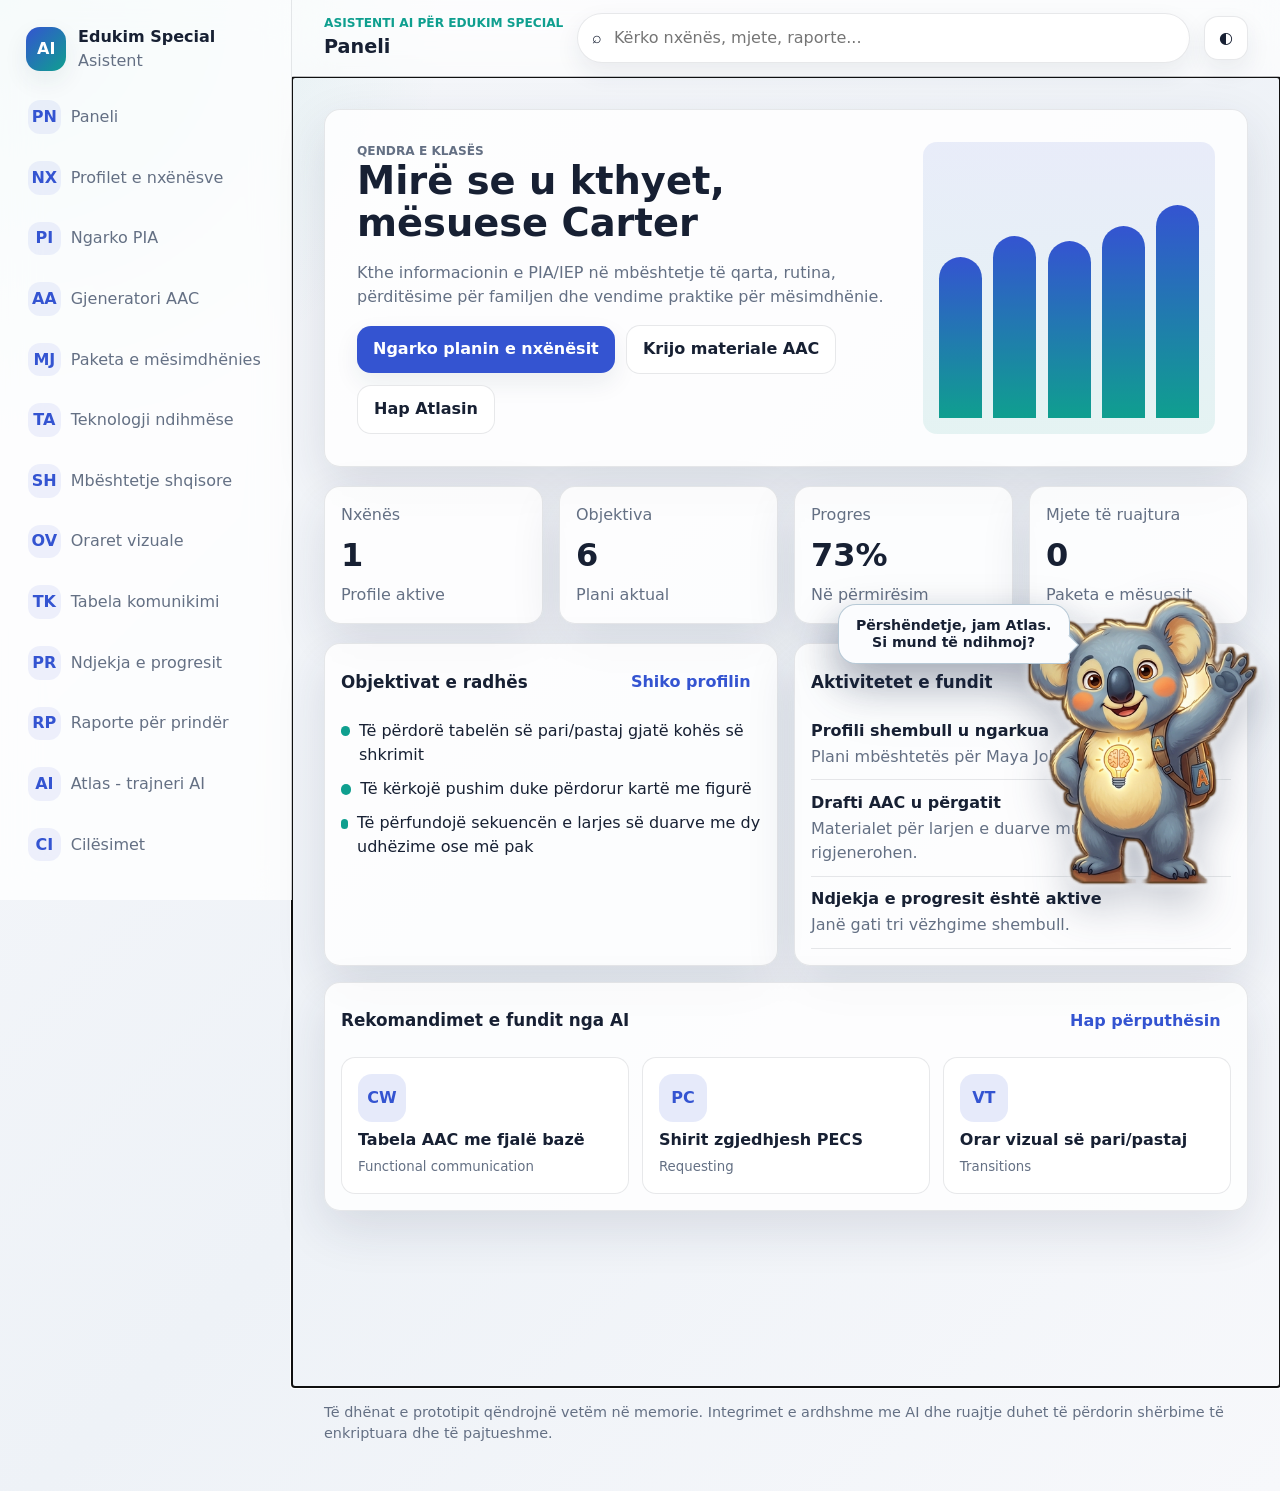
<file: index.html>
<!doctype html>
<html lang="sq">
  <head>
    <meta charset="UTF-8" />
    <meta name="viewport" content="width=device-width, initial-scale=1.0" />
    <meta name="description" content="Asistent me AI për edukim special, PIA, AAC, ndjekje progresi dhe raporte për prindër." />
    <title>Asistenti AI për Edukim Special</title>
    <link rel="stylesheet" href="css/style.css" />
  </head>
  <body>
    <a class="skip-link" href="#mainContent">Kalo te përmbajtja</a>
    <div class="app-shell">
      <aside class="sidebar" id="sidebar" aria-label="Navigimi kryesor">
        <div class="sidebar-brand">
          <div class="brand-mark">AI</div>
          <div>
            <strong>Edukim Special</strong>
            <span>Asistent</span>
          </div>
        </div>
        <nav class="nav-list" id="navList"></nav>
      </aside>

      <div class="workspace">
        <header class="topbar" role="banner">
          <button class="icon-button menu-toggle" data-action="toggle-sidebar" aria-label="Hap ose mbyll menunë">☰</button>
          <div class="brand-mark small" aria-hidden="true">AI</div>
          <div class="title-block">
            <p class="eyebrow">Asistenti AI për Edukim Special</p>
            <h1 id="pageTitle">Paneli</h1>
          </div>
          <label class="search-shell" for="globalSearch">
            <span aria-hidden="true">⌕</span>
            <input id="globalSearch" type="search" placeholder="Kërko nxënës, mjete, raporte..." autocomplete="off" />
          </label>
          <button class="icon-button" data-action="toggle-theme" aria-label="Ndrysho modalitetin e errët">◐</button>
        </header>

        <main id="mainContent" tabindex="-1">
          <div id="searchResults" class="search-results hidden" role="region" aria-live="polite"></div>
          <section id="viewRoot" class="view-root" aria-live="polite"></section>
        </main>

        <footer class="app-footer">
          <p>Të dhënat e prototipit qëndrojnë vetëm në memorie. Integrimet e ardhshme me AI dhe ruajtje duhet të përdorin shërbime të enkriptuara dhe të pajtueshme.</p>
        </footer>
      </div>
    </div>

    <button class="atlas-guide-widget" data-route="coach" aria-label="Hap bisedën me Atlas">
      <span class="atlas-corner-bubble">Përshëndetje, jam Atlas. Si mund të ndihmoj?</span>
      <img class="atlas-standing-image" src="assets/images/atlas-standing-widget.png" alt="Atlas, udhëzuesi i bisedës AI" />
    </button>

    <div class="toast-region" id="toastRegion" aria-live="polite" aria-atomic="true"></div>
    <div class="modal-backdrop hidden" id="modalBackdrop" role="presentation">
      <section class="modal" role="dialog" aria-modal="true" aria-labelledby="modalTitle">
        <button class="icon-button modal-close" data-action="close-modal" aria-label="Mbyll dritaren">×</button>
        <p class="eyebrow" id="modalEyebrow">Detaje</p>
        <h2 id="modalTitle">Detaje</h2>
        <div id="modalBody"></div>
      </section>
    </div>

    <template id="loadingTemplate">
      <div class="loading-state">
        <span class="spinner" aria-hidden="true"></span>
        <strong>Duke shqyrtuar planin...</strong>
        <p>Duke nxjerrë objektivat, mbështetjet dhe rekomandimet për klasë.</p>
      </div>
    </template>

    <script type="module" src="js/app.js"></script>
  </body>
</html>
</file>
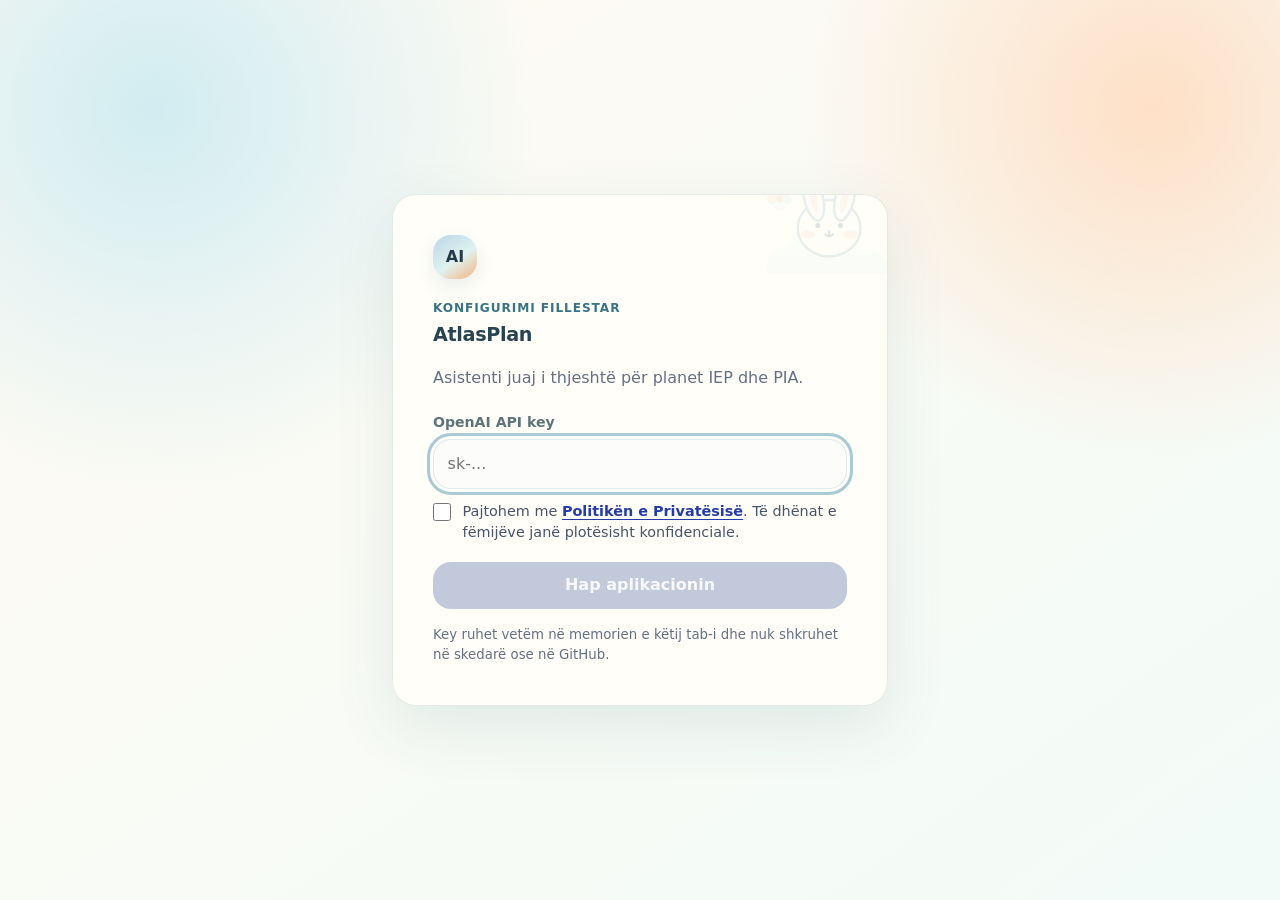
<file: main/index.html>
<!doctype html>
<html lang="sq">
  <head>
    <meta charset="UTF-8" />
    <meta name="viewport" content="width=device-width, initial-scale=1.0" />
    <meta name="description" content="PlanifikoMeAtlas — hapësirë e ngrohtë për planifikim, profile, orare dhe raporte." />
    <title>PlanifikoMeAtlas</title>
    <link rel="stylesheet" href="css/style.css" />
  </head>
  <body>
    <div class="api-key-gate" id="apiKeyGate">
      <form class="api-key-card" id="apiKeyForm">
        <div class="brand-mark" aria-hidden="true">AI</div>
        <p class="eyebrow">Konfigurimi fillestar</p>
        <h1>AtlasPlan</h1>
        <p>Asistenti juaj i thjeshtë për planet IEP dhe PIA.</p>
        <label class="field" for="apiKeyInput">
          <span>OpenAI API key</span>
          <input
            id="apiKeyInput"
            name="apiKey"
            type="password"
            placeholder="sk-..."
            autocomplete="off"
            autocapitalize="none"
            spellcheck="false"
            required
          />
        </label>
        <label class="privacy-consent" for="privacyConsent">
          <input id="privacyConsent" type="checkbox" required />
          <span>
            Pajtohem me
            <a href="#politikaPrivatesise" id="privacyPolicyLink">Politikën e Privatësisë</a>.
            Të dhënat e fëmijëve janë plotësisht konfidenciale.
          </span>
        </label>
        <p class="api-key-error hidden" id="apiKeyError" role="alert">Vendosni një API key të vlefshëm.</p>
        <button class="primary-button" id="openAppButton" type="submit" disabled>Hap aplikacionin</button>
        <small>Key ruhet vetëm në memorien e këtij tab-i dhe nuk shkruhet në skedarë ose në GitHub.</small>
      </form>
    </div>

    <div class="privacy-sticker-backdrop hidden" id="privacyStickerBackdrop">
      <section class="privacy-sticker" role="dialog" aria-modal="true" aria-labelledby="privacyStickerTitle">
        <button class="privacy-sticker-close" id="privacyStickerClose" type="button" aria-label="Mbyll politikën e privatësisë">×</button>
        <p class="eyebrow">Privatësia</p>
        <h2 id="privacyStickerTitle">Politika e Privatësisë</h2>
        <p>API key mbahet vetëm në këtë tab dhe nuk ruhet në GitHub.</p>
        <p>Të dhënat e fëmijëve trajtohen si konfidenciale dhe përdoren vetëm për funksionet që aktivizon mësuesja.</p>
        <button class="privacy-sticker-accept" id="privacyStickerAccept" type="button">E kuptova</button>
      </section>
    </div>

    <a class="skip-link" href="#mainContent">Kalo te përmbajtja</a>
    <div class="app-shell" inert>
      <aside class="sidebar" id="sidebar" aria-label="Navigimi kryesor">
        <div class="sidebar-brand">
          <div class="brand-mark">AI</div>
          <div>
            <strong>PlanifikoMeAtlas</strong>
            <span>Asistentja e klasës</span>
          </div>
        </div>
        <nav class="nav-list" id="navList"></nav>
      </aside>

      <div class="workspace">
        <header class="topbar" role="banner">
          <button class="icon-button menu-toggle" data-action="toggle-sidebar" aria-label="Hap ose mbyll menunë">☰</button>
          <div class="brand-mark small" aria-hidden="true">AI</div>
          <div class="title-block">
            <p class="eyebrow">PlanifikoMeAtlas</p>
            <h1 id="pageTitle">Paneli</h1>
          </div>
          <label class="search-shell" for="globalSearch">
            <span aria-hidden="true">⌕</span>
            <input id="globalSearch" type="search" placeholder="Kërko nxënës, mjete, raporte..." autocomplete="off" />
          </label>
          <button class="icon-button" data-action="toggle-theme" aria-label="Ndrysho modalitetin e errët">◐</button>
        </header>

        <main id="mainContent" tabindex="-1">
          <div id="searchResults" class="search-results hidden" role="region" aria-live="polite"></div>
          <section id="viewRoot" class="view-root" aria-live="polite"></section>
        </main>

        <footer class="app-footer">
          <p>Të dhënat e prototipit qëndrojnë vetëm në memorie. Integrimet e ardhshme me AI dhe ruajtje duhet të përdorin shërbime të enkriptuara dhe të pajtueshme.</p>
        </footer>
      </div>
    </div>

    <button class="atlas-guide-widget" data-route="coach" aria-label="Hap bisedën me Atlas" inert>
      <span class="atlas-corner-bubble">Përshëndetje, jam Atlas. Si mund të ndihmoj?</span>
      <img class="atlas-standing-image" src="assets/images/atlas-standing-widget.png" alt="Atlas, udhëzuesi i bisedës AI" />
    </button>

    <div class="toast-region" id="toastRegion" aria-live="polite" aria-atomic="true"></div>
    <div class="modal-backdrop hidden" id="modalBackdrop" role="presentation">
      <section class="modal" role="dialog" aria-modal="true" aria-labelledby="modalTitle">
        <button class="icon-button modal-close" data-action="close-modal" aria-label="Mbyll dritaren">×</button>
        <p class="eyebrow" id="modalEyebrow">Detaje</p>
        <h2 id="modalTitle">Detaje</h2>
        <div id="modalBody"></div>
      </section>
    </div>

    <template id="loadingTemplate">
      <div class="loading-state">
        <span class="spinner" aria-hidden="true"></span>
        <strong>Analizuesi po e shqyrton planin me kujdes...</strong>
        <p>Po anonimizohen të dhënat dhe po përgatitet përmbledhja.</p>
        <span class="analysis-progress" aria-hidden="true"><span></span></span>
      </div>
    </template>

    <script type="module" src="js/app.js"></script>
  </body>
</html>
</file>
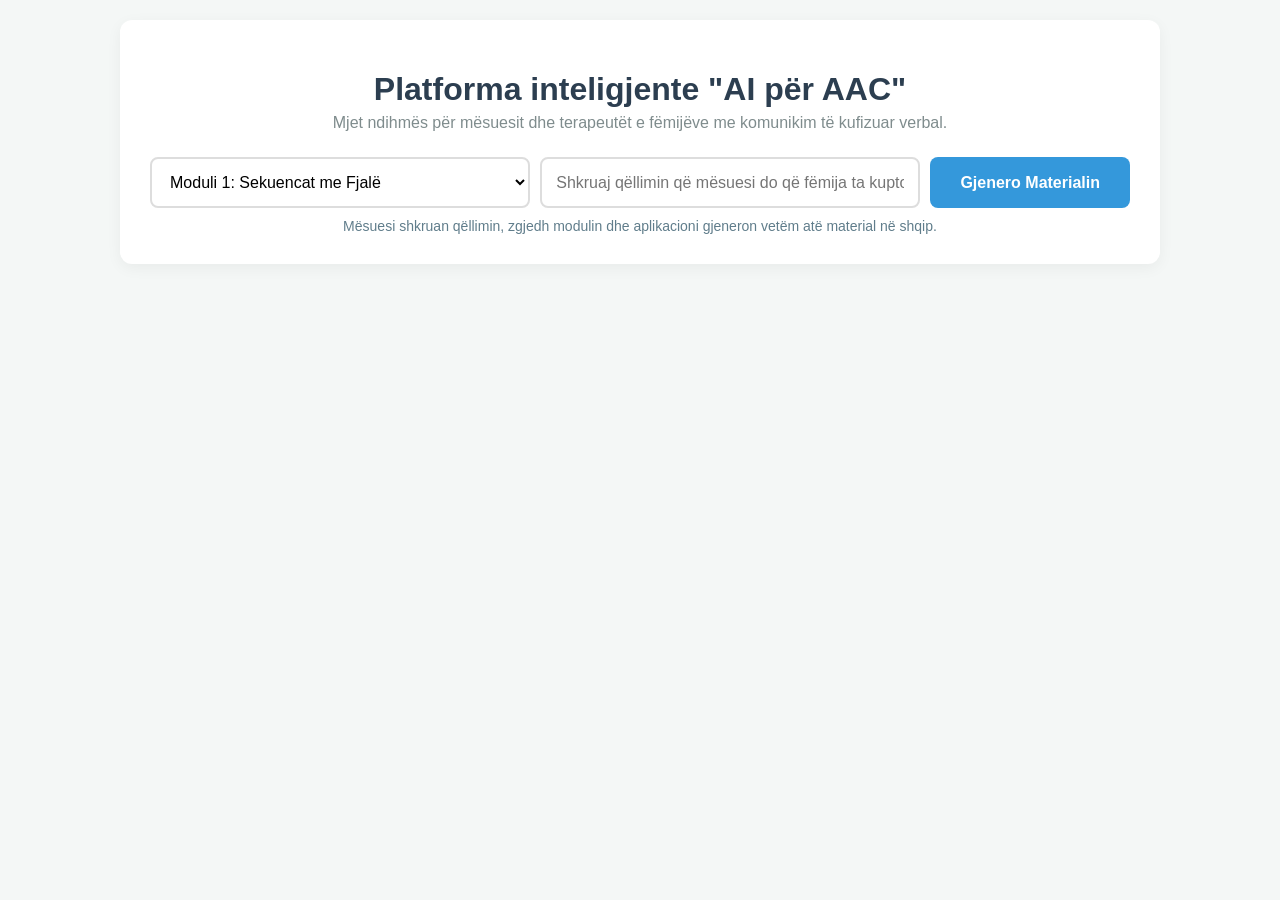
<file: module/final.html>
<!DOCTYPE html>
<html lang="sq">
<head>
    <meta charset="UTF-8">
    <meta name="viewport" content="width=device-width, initial-scale=1.0">
    <title>Platforma AI për AAC</title>
    <style>
        body {
            font-family: "Segoe UI", Tahoma, Geneva, Verdana, sans-serif;
            background-color: #f4f7f6;
            margin: 0;
            padding: 20px;
            color: #333;
        }
        .container {
            max-width: 980px;
            margin: 0 auto;
            background: white;
            padding: 30px;
            border-radius: 12px;
            box-shadow: 0 4px 15px rgba(0,0,0,0.05);
        }
        h1 {
            color: #2c3e50;
            text-align: center;
            margin-bottom: 6px;
        }
        .input-group {
            display: flex;
            gap: 10px;
            margin: 25px 0 10px;
            flex-wrap: wrap;
        }
        input[type="text"],
        select,
        textarea,
        input[type="file"] {
            flex: 1;
            padding: 14px;
            border: 2px solid #ddd;
            border-radius: 8px;
            font-size: 16px;
            outline: none;
            min-width: 220px;
            background: white;
            box-sizing: border-box;
            font-family: inherit;
        }
        textarea {
            min-height: 100px;
            resize: vertical;
        }
        input[type="text"]:focus,
        select:focus,
        textarea:focus,
        input[type="file"]:focus {
            border-color: #3498db;
        }
        button.btn-gjenero,
        .mini-btn {
            border: none;
            cursor: pointer;
            font-weight: bold;
            transition: background 0.2s, transform 0.1s;
        }
        button.btn-gjenero {
            padding: 14px 30px;
            background-color: #3498db;
            color: white;
            border-radius: 8px;
            font-size: 16px;
        }
        button.btn-gjenero:hover,
        .mini-btn:hover {
            background-color: #2980b9;
        }
        .module-box {
            background: #fafafa;
            border-left: 5px solid #3498db;
            padding: 20px;
            border-radius: 6px;
            margin-bottom: 25px;
            box-shadow: 0 2px 5px rgba(0,0,0,0.02);
        }
        .module-box h3 {
            margin-top: 0;
            color: #2c3e50;
            border-bottom: 1px solid #eee;
            padding-bottom: 8px;
        }
        .helper-text {
            text-align: center;
            color: #607d8b;
            margin: 10px 0 0;
            font-size: 14px;
        }
        .simple-hidden {
            display: none;
        }
        .modul-fshehur {
            display: none;
        }
        .story-setup {
            display: none;
            background: #f7fbff;
            border: 1px solid #d8e8f5;
            border-radius: 10px;
            padding: 16px;
            margin: 14px 0 24px;
        }
        .story-setup.visible {
            display: block;
        }
        .story-choice-grid {
            display: grid;
            grid-template-columns: repeat(auto-fit, minmax(240px, 1fr));
            gap: 12px;
            margin-bottom: 16px;
        }
        .choice-card {
            display: flex;
            align-items: flex-start;
            gap: 10px;
            padding: 14px;
            border: 2px solid #d8e8f5;
            border-radius: 12px;
            background: white;
            cursor: pointer;
            line-height: 1.45;
        }
        .choice-card input {
            margin-top: 3px;
        }
        .consent-row {
            display: flex;
            gap: 10px;
            align-items: flex-start;
            background: #fff6da;
            border: 1px solid #f6df9a;
            border-radius: 10px;
            padding: 12px 14px;
            margin-bottom: 14px;
        }
        .consent-row input[type="checkbox"] {
            margin-top: 4px;
            transform: scale(1.15);
        }
        .story-setup-grid {
            display: grid;
            grid-template-columns: repeat(auto-fit, minmax(220px, 1fr));
            gap: 12px;
        }
        .story-setup label {
            display: block;
            font-size: 14px;
            font-weight: 700;
            color: #2c3e50;
            margin-bottom: 6px;
        }
        .photo-preview {
            display: none;
            align-items: center;
            gap: 12px;
            margin-top: 12px;
        }
        .photo-preview.visible {
            display: flex;
        }
        .photo-preview img {
            width: 72px;
            height: 72px;
            object-fit: cover;
            border-radius: 50%;
            border: 3px solid #d6eaf8;
        }
        .sekuenca-container {
            display: grid;
            grid-template-columns: repeat(auto-fit, minmax(240px, 1fr));
            gap: 12px;
            margin-top: 12px;
        }
        .sekuenca-hap {
            background: #e1f5fe;
            padding: 14px;
            border-radius: 10px;
            border: 1px solid #b3e5fc;
            color: #0277bd;
            font-weight: 700;
            line-height: 1.5;
        }
        .kartela-container {
            display: grid;
            grid-template-columns: repeat(auto-fit, minmax(140px, 1fr));
            gap: 15px;
            margin-top: 15px;
        }
        .kartela-karta {
            background: white;
            min-height: 215px;
            border: 2px solid #cfd8dc;
            border-radius: 12px;
            text-align: center;
            padding: 10px;
            box-shadow: 0 3px 6px rgba(0,0,0,0.05);
            display: flex;
            flex-direction: column;
            align-items: center;
            justify-content: space-between;
            box-sizing: border-box;
        }
        .flashcard-image,
        .story-image {
            width: 100%;
            border-radius: 10px;
            object-fit: cover;
            background: #eef3f7;
        }
        .flashcard-image {
            height: 120px;
        }
        .sentence-builder {
            background: #eef7ff;
            border: 1px solid #cfe3f5;
            border-radius: 12px;
            padding: 14px;
            margin-bottom: 16px;
        }
        .sentence-output {
            min-height: 48px;
            background: white;
            border: 1px dashed #9ec5e5;
            border-radius: 10px;
            padding: 12px;
            line-height: 1.5;
            margin-bottom: 10px;
            font-size: 16px;
        }
        .sentence-actions,
        .book-controls {
            display: flex;
            gap: 10px;
            flex-wrap: wrap;
            justify-content: space-between;
        }
        .mini-btn {
            padding: 10px 14px;
            background: #d9ecfb;
            color: #1d5f91;
            border-radius: 8px;
        }
        .mini-btn:disabled {
            opacity: 0.5;
            cursor: default;
        }
        .tabela-grid {
            display: grid;
            grid-template-columns: repeat(auto-fill, minmax(130px, 1fr));
            gap: 12px;
            margin-top: 12px;
        }
        .btn-komunikimi {
            background: #e8f5e9;
            color: #2e7d32;
            border: 2px solid #a5d6a7;
            padding: 15px;
            border-radius: 10px;
            font-size: 15px;
            cursor: pointer;
            font-weight: bold;
            transition: transform 0.1s, background 0.2s;
        }
        .btn-komunikimi:active {
            transform: scale(0.95);
            background: #c8e6c9;
        }
        .btn-komunikimi.with-symbol {
            display: flex;
            flex-direction: column;
            align-items: center;
            justify-content: center;
            gap: 8px;
            min-height: 148px;
            text-align: center;
        }
        .word-symbol-image {
            width: 78px;
            height: 78px;
            object-fit: cover;
            border-radius: 14px;
            background: #f7fbff;
            border: 1px solid #d6eaf8;
        }
        .historia-paragraf {
            background: #fffde7;
            padding: 12px;
            border-radius: 8px;
            border-left: 4px solid #fff59d;
            margin: 8px 0;
            font-size: 16px;
            line-height: 1.5;
        }
        .aktivitet-card {
            background: #fff8e8;
            border: 1px solid #f1d998;
            border-radius: 12px;
            padding: 16px;
            line-height: 1.6;
        }
        .aktivitet-card ul,
        .aktivitet-card ol {
            margin: 10px 0;
            padding-left: 22px;
        }
        .book-shell {
            background: linear-gradient(135deg, #f8fbff 0%, #eef6ff 100%);
            border: 1px solid #d7e8f7;
            border-radius: 16px;
            padding: 18px;
        }
        .book-page {
            background: white;
            border-radius: 14px;
            padding: 16px;
            box-shadow: 0 4px 12px rgba(0,0,0,0.05);
            position: relative;
            min-height: 520px;
        }
        .book-page-content {
            padding: 0 52px;
        }
        .book-arrow {
            position: absolute;
            top: 50%;
            transform: translateY(-50%);
            width: 44px;
            height: 44px;
            border: none;
            border-radius: 50%;
            background: rgba(30, 95, 145, 0.9);
            color: white;
            font-size: 24px;
            font-weight: 700;
            cursor: pointer;
            z-index: 2;
            box-shadow: 0 4px 10px rgba(0,0,0,0.18);
        }
        .book-arrow.left {
            left: 10px;
        }
        .book-arrow.right {
            right: 10px;
        }
        .book-arrow:disabled {
            opacity: 0.45;
            cursor: default;
        }
        .story-image {
            max-width: 100%;
            height: auto;
            margin-top: 12px;
        }
        .story-image-wrap {
            position: relative;
            margin-top: 12px;
        }
        .story-caption {
            position: absolute;
            top: 50%;
            right: 20px;
            left: auto;
            bottom: auto;
            width: min(34%, 280px);
            transform: translateY(-50%);
            background: linear-gradient(135deg, rgba(255, 255, 255, 0.98) 0%, rgba(255, 249, 214, 0.98) 100%);
            color: #213547;
            padding: 16px 18px;
            border-radius: 30px;
            border: 3px solid #213547;
            box-shadow: 0 10px 24px rgba(0, 0, 0, 0.18);
            font-size: 20px;
            line-height: 1.35;
            font-family: "Comic Sans MS", "Trebuchet MS", "Arial Rounded MT Bold", sans-serif;
            font-weight: 700;
            letter-spacing: 0.2px;
            text-align: center;
        }
        .story-caption::before {
            content: "";
            position: absolute;
            left: -18px;
            top: 30px;
            width: 34px;
            height: 34px;
            border-radius: 50%;
            background: #fffef7;
            border: 3px solid #213547;
        }
        .story-caption::after {
            content: "";
            position: absolute;
            left: -40px;
            top: 68px;
            width: 20px;
            height: 20px;
            border-radius: 50%;
            background: #fffef7;
            border: 3px solid #213547;
        }
        .result-panel {
            margin-top: 26px;
        }
        @media (max-width: 760px) {
            .story-caption {
                left: 18px;
                right: 18px;
                width: auto;
                top: auto;
                bottom: 16px;
                transform: none;
            }
            .story-caption::before,
            .story-caption::after {
                display: none;
            }
        }
        .child-badge {
            display: flex;
            align-items: center;
            gap: 10px;
            margin-bottom: 12px;
            padding: 10px;
            background: #fff6da;
            border: 1px solid #f6df9a;
            border-radius: 10px;
        }
        .child-badge img {
            width: 52px;
            height: 52px;
            object-fit: cover;
            border-radius: 50%;
            border: 2px solid white;
        }
    </style>
</head>
<body>
<div class="container">
    <h1>Platforma inteligjente "AI për AAC"</h1>
    <p style="text-align: center; color: #7f8c8d; margin-top: 0;">Mjet ndihmës për mësuesit dhe terapeutët e fëmijëve me komunikim të kufizuar verbal.</p>

    <div class="input-group">
        <select id="moduli">
            <option value="Moduli 1: Sekuencat me Fjalë">Moduli 1: Sekuencat me Fjalë</option>
            <option value="Moduli 2: Flashcards">Moduli 2: Flashcards</option>
            <option value="Moduli 3: Tabela e Komunikimit">Moduli 3: Tabela e Komunikimit</option>
            <option value="Moduli 4: Plani Individual">Moduli 4: Plani Individual</option>
            <option value="Moduli 5: Social Story (Libri Virtual)">Moduli 5: Social Story (Libri Virtual)</option>
        </select>
        <input type="text" id="tema" placeholder="Shkruaj qëllimin që mësuesi do që fëmija ta kuptojë...">
        <button class="btn-gjenero" onclick="gjeneroPaketen()">Gjenero Materialin</button>
    </div>
    <p class="helper-text">Mësuesi shkruan qëllimin, zgjedh modulin dhe aplikacioni gjeneron vetëm atë material në shqip.</p>

    <div id="storySetup" class="story-setup">
        <div class="story-choice-grid">
            <label class="choice-card">
                <input type="radio" name="storyCharacterMode" id="storyUseChild" value="child" checked>
                <span>
                    <strong>Përdor fëmijën si personazh</strong><br>
                    Libri krijon një personazh të ngjashëm me fëmijën, vetëm nëse prindi jep pëlqimin.
                </span>
            </label>
            <label class="choice-card">
                <input type="radio" name="storyCharacterMode" id="storyUseFavorite" value="favorite">
                <span>
                    <strong>Përdor personazhin e preferuar</strong><br>
                    Nëse nuk jepet pëlqim për foton, libri përdor personazhin e preferuar të fëmijës.
                </span>
            </label>
        </div>

        <div id="childModeFields">
            <div class="consent-row">
                <input type="checkbox" id="storyConsent">
                <div>
                    <strong>Jap pëlqimin për përdorimin e fotos së fëmijës për personalizimin e librit virtual.</strong>
                    <div style="font-size: 13px; color: #6e5600;">Fotoja përdoret vetëm për të krijuar një personazh ilustrues të ngjashëm me fëmijën, në mënyrë që materiali të jetë më i kuptueshëm, më i afërt dhe më motivues për të. Fotoja nuk shfaqet si identitet publik dhe përdoret vetëm gjatë gjenerimit të këtij materiali.</div>
                </div>
            </div>
            <div class="story-setup-grid">
                <div>
                    <label for="childName">Emri i fëmijës</label>
                    <input type="text" id="childName" placeholder="P.sh. Ardi">
                </div>
                <div>
                    <label for="childPhoto">Foto e fëmijës</label>
                    <input type="file" id="childPhoto" accept="image/*">
                </div>
                <div style="grid-column: 1 / -1;">
                    <label for="childDescription">Përshkrimi i fëmijës</label>
                    <textarea id="childDescription" placeholder="P.sh. Vajzë me flokë të zinj, sy të mëdhenj, bluzë rozë. Kjo përdoret vetëm për ilustrimet e tregimit."></textarea>
                </div>
            </div>
            <div id="photoPreview" class="photo-preview">
                <img id="photoPreviewImg" alt="Parapamje e fëmijës">
                <div>
                    <strong>Foto e ngarkuar</strong>
                    <div style="font-size: 13px; color: #607d8b;">Kjo foto përdoret vetëm pasi është dhënë pëlqimi, për të ndërtuar personazhin ilustrues të librit virtual.</div>
                </div>
            </div>
        </div>

        <div id="favoriteModeFields" class="simple-hidden">
            <div class="story-setup-grid">
                <div>
                    <label for="favoriteCharacter">Personazhi i preferuar</label>
                    <input type="text" id="favoriteCharacter" placeholder="P.sh. Barbie, Spiderman, Elsa">
                </div>
                <div>
                    <label for="childNameFallback">Emri i fëmijës (opsionale)</label>
                    <input type="text" id="childNameFallback" placeholder="P.sh. Ardi">
                </div>
            </div>
        </div>
    </div>

    <div id="outputPanel" class="module-box result-panel modul-fshehur">
        <h3 id="outputTitle">Rezultati</h3>
        <div id="outputContent" style="color: #95a5a6;">Materiali i gjeneruar do të shfaqet këtu...</div>
    </div>
</div>

<script>
const OPENAI_API_KEY = "";
let childPhotoDataUrl = "";
let cachedVoices = [];
const audioCache = new Map();
let currentAudio = null;
const flashcardImageCache = new Map();
const storyImageCache = new Map();
const boardSymbolCache = new Map();
const photoProfileCache = new Map();
const characterReferenceCache = new Map();

const moduleMap = {
  "Moduli 1: Sekuencat me Fjalë": "outputContent",
  "Moduli 2: Flashcards": "outputContent",
  "Moduli 3: Tabela e Komunikimit": "outputContent",
  "Moduli 4: Plani Individual": "outputContent",
  "Moduli 5: Social Story (Libri Virtual)": "outputContent"
};

const moduleTitles = {
  "Moduli 1: Sekuencat me Fjalë": "Moduli 1: Sekuencat me Fjalë",
  "Moduli 2: Flashcards": "Moduli 2: Flashcards",
  "Moduli 3: Tabela e Komunikimit": "Moduli 3: Tabela e Komunikimit",
  "Moduli 4: Plani Individual": "Moduli 4: Plani Individual",
  "Moduli 5: Social Story (Libri Virtual)": "Moduli 5: Social Story (Libri Virtual)"
};

function wantsChildPhotoStory() {
  return Boolean(document.getElementById("storyUseChild")?.checked);
}

function hasStoryConsent() {
  return Boolean(document.getElementById("storyConsent")?.checked);
}

function getActiveStoryPhotoDataUrl() {
  return wantsChildPhotoStory() && hasStoryConsent() ? childPhotoDataUrl : "";
}

function getFavoriteCharacterName() {
  return document.getElementById("favoriteCharacter")?.value.trim() || "";
}

function getStoryChildName() {
  if (wantsChildPhotoStory()) {
    return document.getElementById("childName")?.value.trim() || "";
  }
  return document.getElementById("childNameFallback")?.value.trim() || "";
}

function getStoryProtagonistName(childName = "") {
  const favoriteCharacter = getFavoriteCharacterName();
  if (!wantsChildPhotoStory() && favoriteCharacter) {
    return favoriteCharacter;
  }
  return childName || "Fëmija";
}

async function lexoMeZe(teksti) {
  if (!teksti) return;

  try {
    const audioUrl = await generateOpenAIAudio(teksti);
    if (currentAudio) {
      currentAudio.pause();
      currentAudio.currentTime = 0;
    }
    currentAudio = new Audio(audioUrl);
    await currentAudio.play();
  } catch (error) {
    console.error("OpenAI audio failed, using browser fallback.", error);
    window.speechSynthesis.cancel();
    const utterance = new SpeechSynthesisUtterance(teksti);
    utterance.lang = "sq-AL";
    const voice = getBestAlbanianVoice();
    if (voice) {
      utterance.voice = voice;
      utterance.lang = voice.lang || "sq-AL";
    }
    window.speechSynthesis.speak(utterance);
  }
}

function refreshVoiceCache() {
  cachedVoices = window.speechSynthesis.getVoices();
}

function getBestAlbanianVoice() {
  if (!cachedVoices.length) {
    refreshVoiceCache();
  }

  return (
    cachedVoices.find((voice) => voice.lang === "sq-AL") ||
    cachedVoices.find((voice) => String(voice.lang || "").toLowerCase().startsWith("sq")) ||
    null
  );
}

async function generateOpenAIAudio(teksti) {
  const cacheKey = String(teksti).trim().toLowerCase();
  if (audioCache.has(cacheKey)) {
    return audioCache.get(cacheKey);
  }

  const voiceCandidates = ["marin", "cedar", "coral"];
  let lastError;
  for (const voice of voiceCandidates) {
    for (let attempt = 0; attempt < 2; attempt += 1) {
      try {
        const response = await fetch("https://api.openai.com/v1/audio/speech", {
          method: "POST",
          headers: {
            "Content-Type": "application/json",
            Authorization: `Bearer ${OPENAI_API_KEY}`
          },
          body: JSON.stringify({
            model: "gpt-4o-mini-tts",
            voice,
            input: teksti,
            instructions: "Read only the Albanian text provided. Speak in a warm, natural, child-friendly Albanian voice. Pronounce every word clearly, including ë and ç. Do not sound robotic. Keep a steady pace and use a genuine Albanian accent.",
            response_format: "wav",
            speed: 0.94
          })
        });

        if (!response.ok) {
          throw new Error(await response.text());
        }

        const blob = await response.blob();
        const url = URL.createObjectURL(blob);
        audioCache.set(cacheKey, url);
        return url;
      } catch (error) {
        lastError = error;
        if (attempt < 1) {
          await delay(500);
        }
      }
    }
  }
  throw lastError;
}

async function analyzeChildPhoto(childName, childDescription) {
  const activePhotoDataUrl = getActiveStoryPhotoDataUrl();
  const cacheKey = `${childName}::${childDescription}::${activePhotoDataUrl ? "photo" : "no-photo"}`;
  if (photoProfileCache.has(cacheKey)) {
    return photoProfileCache.get(cacheKey);
  }

  const fallbackProfile = {
    child_name: childName || "Fëmija",
    gender_presentation: "unclear",
    visual_profile_english: childDescription
      ? `Child described as: ${childDescription}. Keep the same identity, face, hairstyle, body shape, posture, and clothing across every page.`
      : "Friendly child character. Keep the same face, hairstyle, body shape, posture, and clothing across every page.",
    clothing_english: childDescription || "simple child clothes",
    mobility_aids: "none visible",
    full_body_notes: "Show the full body whenever possible.",
    consistency_rules: [
      "Keep the exact same child identity on every page.",
      "Do not change the child into another gender presentation.",
      "Do not add a wheelchair, prosthetic leg, crutches, cane, cast, or any medical device unless clearly visible in the uploaded photo or explicitly described by the teacher."
    ]
  };

  if (!activePhotoDataUrl) {
    photoProfileCache.set(cacheKey, fallbackProfile);
    return fallbackProfile;
  }

  try {
    const data = await fetchJsonWithRetry("https://api.openai.com/v1/chat/completions", {
      method: "POST",
      headers: {
        "Content-Type": "application/json",
        Authorization: `Bearer ${OPENAI_API_KEY}`
      },
      body: JSON.stringify({
        model: "gpt-4o",
        response_format: { type: "json_object" },
        messages: [
          {
            role: "system",
            content: "You analyze a child's uploaded photo for an AAC social story. Return only valid JSON. Do not invent disability aids, wheelchair use, prosthetics, or medical devices. If something is not clearly visible, say unclear or none visible."
          },
          {
            role: "user",
            content: [
              {
                type: "text",
                text: `Analyze this child's photo for consistent illustrated story generation.

Child name: ${childName || "Unknown"}
Teacher description: ${childDescription || "No extra description provided"}

Return JSON with exactly these keys:
{
  "child_name": "string",
  "gender_presentation": "girl | boy | unclear",
  "visual_profile_english": "1-3 concise English sentences describing face, hair, skin tone, body shape/posture, and overall appearance to preserve in illustrations",
  "clothing_english": "short English description of visible clothing",
  "mobility_aids": "none visible | wheelchair | crutches | prosthetic leg | cane | other visible aid",
  "full_body_notes": "brief English note about body visibility/posture",
  "consistency_rules": ["short rule 1", "short rule 2", "short rule 3"]
}

Rules:
- If the child appears to be a girl, say girl. If appears to be a boy, say boy. If not clear, say unclear.
- If no mobility aid is visible, write exactly "none visible".
- Never infer a wheelchair, prosthetic leg, or other medical device unless it is clearly visible.
- The goal is to preserve the same child across all book pages.`
              },
              {
                type: "image_url",
                image_url: {
                  url: activePhotoDataUrl
                }
              }
            ]
          }
        ]
      })
    });

    const parsed = JSON.parse(data.choices?.[0]?.message?.content || "{}");
    const profile = {
      child_name: parsed.child_name || fallbackProfile.child_name,
      gender_presentation: parsed.gender_presentation || fallbackProfile.gender_presentation,
      visual_profile_english: parsed.visual_profile_english || fallbackProfile.visual_profile_english,
      clothing_english: parsed.clothing_english || fallbackProfile.clothing_english,
      mobility_aids: parsed.mobility_aids || fallbackProfile.mobility_aids,
      full_body_notes: parsed.full_body_notes || fallbackProfile.full_body_notes,
      consistency_rules: Array.isArray(parsed.consistency_rules) && parsed.consistency_rules.length
        ? parsed.consistency_rules
        : fallbackProfile.consistency_rules
    };
    photoProfileCache.set(cacheKey, profile);
    return profile;
  } catch (error) {
    console.error("Photo analysis fallback used.", error);
    photoProfileCache.set(cacheKey, fallbackProfile);
    return fallbackProfile;
  }
}

function delay(ms) {
  return new Promise((resolve) => {
    setTimeout(resolve, ms);
  });
}

async function fetchJsonWithRetry(url, options, retries = 3) {
  let lastError;
  for (let attempt = 0; attempt < retries; attempt += 1) {
    try {
      const response = await fetch(url, options);
      const data = await response.json();
      if (!response.ok) {
        throw new Error(data?.error?.message || `Request failed with status ${response.status}`);
      }
      return data;
    } catch (error) {
      lastError = error;
      if (attempt < retries - 1) {
        await delay(900 * (attempt + 1));
      }
    }
  }
  throw lastError;
}

function createBookFallbackImage(pageText, childName) {
  const safeText = escapeHtml(pageText || "");
  const safeName = escapeHtml(childName || "Fëmija");
  const activePhotoDataUrl = getActiveStoryPhotoDataUrl();
  const photoMarkup = activePhotoDataUrl
    ? `<image href="${activePhotoDataUrl}" x="155" y="48" width="290" height="290" preserveAspectRatio="xMidYMid slice" clip-path="url(#photoClip)"/>`
    : `<circle cx="300" cy="190" r="118" fill="#fff2cf"/><text x="300" y="225" text-anchor="middle" font-size="118">🧒</text>`;

  const svg = `
    <svg xmlns="http://www.w3.org/2000/svg" width="1024" height="768" viewBox="0 0 1024 768">
      <defs>
        <linearGradient id="bg" x1="0" x2="1" y1="0" y2="1">
          <stop offset="0%" stop-color="#f8fbff"/>
          <stop offset="100%" stop-color="#e5f1ff"/>
        </linearGradient>
        <clipPath id="photoClip">
          <circle cx="300" cy="190" r="118"/>
        </clipPath>
      </defs>
      <rect width="1024" height="768" rx="34" fill="url(#bg)"/>
      <rect x="58" y="58" width="908" height="652" rx="30" fill="#ffffff" stroke="#d4e5f4" stroke-width="6"/>
      <circle cx="300" cy="190" r="128" fill="#dff1ff"/>
      ${photoMarkup}
      <rect x="500" y="110" width="360" height="170" rx="26" fill="#fff6da"/>
      <text x="680" y="180" text-anchor="middle" font-family="Arial, sans-serif" font-size="34" font-weight="700" fill="#30516b">${safeName}</text>
      <text x="680" y="230" text-anchor="middle" font-family="Arial, sans-serif" font-size="24" fill="#30516b">po mëson këtë hap</text>
      <rect x="120" y="420" width="784" height="170" rx="28" fill="#eef7ff"/>
      <text x="512" y="500" text-anchor="middle" font-family="Arial, sans-serif" font-size="30" fill="#30516b">${safeText}</text>
    </svg>`;

  return `data:image/svg+xml;charset=utf-8,${encodeURIComponent(svg)}`;
}

function escapeHtml(teksti) {
  return String(teksti ?? "")
    .replace(/&/g, "&amp;")
    .replace(/</g, "&lt;")
    .replace(/>/g, "&gt;")
    .replace(/"/g, "&quot;")
    .replace(/'/g, "&#39;");
}

function dataUrlToBlob(dataUrl) {
  const [header, base64] = dataUrl.split(",");
  const mimeMatch = header.match(/data:(.*?);base64/);
  const mime = mimeMatch ? mimeMatch[1] : "image/png";
  const binary = atob(base64);
  const bytes = new Uint8Array(binary.length);
  for (let i = 0; i < binary.length; i += 1) {
    bytes[i] = binary.charCodeAt(i);
  }
  return new Blob([bytes], { type: mime });
}

function getPhotoIdentityKey() {
  const activePhotoDataUrl = getActiveStoryPhotoDataUrl();
  if (!activePhotoDataUrl) return "no-photo";
  return `${activePhotoDataUrl.length}:${activePhotoDataUrl.slice(0, 80)}`;
}

function dataUrlToFile(dataUrl, fileBaseName) {
  const blob = dataUrlToBlob(dataUrl);
  const extension = blob.type === "image/jpeg" ? "jpg" : "png";
  return new File([blob], `${fileBaseName}.${extension}`, {
    type: blob.type || "image/png"
  });
}

async function generateImageFromReferenceSet(referenceDataUrls, prompt, size = "1024x1536") {
  const formData = new FormData();
  formData.append("model", "gpt-image-2");
  referenceDataUrls.forEach((dataUrl, index) => {
    formData.append("image[]", dataUrlToFile(dataUrl, `reference-${index + 1}`));
  });
  formData.append("prompt", prompt);
  formData.append("size", size);
  formData.append("quality", "low");
  formData.append("output_format", "png");

  const data = await fetchJsonWithRetry("https://api.openai.com/v1/images/edits", {
    method: "POST",
    headers: {
      Authorization: `Bearer ${OPENAI_API_KEY}`
    },
    body: formData
  });

  const b64 = data?.data?.[0]?.b64_json;
  if (!b64) {
    throw new Error("OpenAI nuk ktheu figurë nga image edit.");
  }

  return `data:image/png;base64,${b64}`;
}

async function generateStoryCharacterReference(childName, childDescription, childVisualProfile) {
  const activePhotoDataUrl = getActiveStoryPhotoDataUrl();
  if (!activePhotoDataUrl) return "";

  const profile = childVisualProfile || {};
  const cacheKey = `${getPhotoIdentityKey()}::${childName}::${childDescription}::${JSON.stringify(profile)}`;
  if (characterReferenceCache.has(cacheKey)) {
    return characterReferenceCache.get(cacheKey);
  }

  const prompt = `Turn the uploaded child photo into a simple illustrated children's book character reference.

Child name: ${childName}
Teacher description: ${childDescription || "No extra description"}
Gender presentation to preserve: ${profile.gender_presentation || "unclear"}
Visual profile to preserve: ${profile.visual_profile_english || "same child identity"}
Visible clothing to preserve: ${profile.clothing_english || "same visible clothing"}
Visible mobility aids: ${profile.mobility_aids || "none visible"}

Critical rules:
- Keep the exact same child identity from the uploaded photo.
- The result must look recognizably like the same child, not a different child.
- Preserve the child's face shape, hairstyle, hair color, skin tone, body proportions, posture, and visible clothing details as closely as possible.
- If visible mobility aids are "none visible", do not add a wheelchair, prosthetic leg, crutches, cane, cast, or any medical device.
- Show one child only.
- Full body portrait whenever possible.
- Plain clean background.
- Make it more animated and attractive for children: expressive face, soft rounded shapes, bright friendly storybook colors.
- Simple 2D children's book illustration, not photorealistic, no text.`;

  const imageUrl = await generateImageFromReferenceSet([activePhotoDataUrl], prompt, "1024x1536");
  characterReferenceCache.set(cacheKey, imageUrl);
  return imageUrl;
}

async function generateFlashcardImage(word, meaningHint) {
  const cacheKey = `${String(word).trim().toLowerCase()}::${String(meaningHint || "").trim().toLowerCase()}`;
  if (flashcardImageCache.has(cacheKey)) {
    return flashcardImageCache.get(cacheKey);
  }

  const data = await fetchJsonWithRetry("https://api.openai.com/v1/images/generations", {
    method: "POST",
    headers: {
      "Content-Type": "application/json",
      Authorization: `Bearer ${OPENAI_API_KEY}`
    },
    body: JSON.stringify({
      model: "gpt-image-2",
      prompt: `Create a very simple children's AAC flashcard illustration that clearly explains the Albanian word "${word}". Intended meaning in English: ${meaningHint || word}. Use the intended meaning, not words that only sound similar. Flat clean shapes, white background, minimal detail, child-friendly, no text, no letters, no emoji, not photorealistic.`,
      size: "1024x1024",
      quality: "low",
      output_format: "png"
    })
  });

  const b64 = data?.data?.[0]?.b64_json;
  if (!b64) {
    throw new Error("OpenAI nuk ktheu figurë për flashcard-in.");
  }

  const dataUrl = `data:image/png;base64,${b64}`;
  flashcardImageCache.set(cacheKey, dataUrl);
  return dataUrl;
}

function shouldGenerateBoardSymbol(kategoria, fjala, visualHint) {
  const category = String(kategoria || "").toLowerCase();
  const word = String(fjala || "").toLowerCase();
  if (String(visualHint || "").trim()) {
    return true;
  }
  const blockedCategories = ["parafjal", "lidhëz", "lidhez", "konjug", "përem", "perem", "artikull"];
  if (blockedCategories.some((part) => category.includes(part))) {
    return false;
  }

  const blockedWords = ["dhe", "me", "në", "ne", "te", "të", "për", "per", "nga", "si", "ose", "jam", "je", "është", "eshte", "dua", "do", "po"];
  return !blockedWords.includes(word);
}

async function generateBoardSymbolImage(word, meaningHint) {
  const cacheKey = `${String(word).trim().toLowerCase()}::${String(meaningHint || "").trim().toLowerCase()}`;
  if (boardSymbolCache.has(cacheKey)) {
    return boardSymbolCache.get(cacheKey);
  }

  const data = await fetchJsonWithRetry("https://api.openai.com/v1/images/generations", {
    method: "POST",
    headers: {
      "Content-Type": "application/json",
      Authorization: `Bearer ${OPENAI_API_KEY}`
    },
    body: JSON.stringify({
      model: "gpt-image-2",
      prompt: `Create a very simple AAC visual symbol for the Albanian word "${word}". Intended meaning in English: ${meaningHint || word}. Show one clear child-friendly object or action symbol on a plain white background. Use the intended meaning, not words that only sound similar. No text, no letters, no emoji, flat simple illustration, easy for a child to understand.`,
      size: "1024x1024",
      quality: "low",
      output_format: "png"
    })
  });

  const b64 = data?.data?.[0]?.b64_json;
  if (!b64) {
    throw new Error("OpenAI nuk ktheu simbol për tabelën e komunikimit.");
  }

  const dataUrl = `data:image/png;base64,${b64}`;
  boardSymbolCache.set(cacheKey, dataUrl);
  return dataUrl;
}

async function generateStoryPageImage(pageText, childName, childDescription, childVisualProfile, scenePlan = {}, previousPageText = "", nextPageText = "") {
  const profileKey = JSON.stringify(childVisualProfile || {});
  const sceneKey = JSON.stringify(scenePlan || {});
  const cacheKey = `${getPhotoIdentityKey()}::${childName}::${childDescription}::${profileKey}::${sceneKey}::${previousPageText}::${pageText}::${nextPageText}`;
  if (storyImageCache.has(cacheKey)) {
    return storyImageCache.get(cacheKey);
  }

  let imageDataUrl = "";

  const activePhotoDataUrl = getActiveStoryPhotoDataUrl();
  const hasPhotoReference = Boolean(activePhotoDataUrl);
  const profile = childVisualProfile || {};
  const favoriteCharacter = getFavoriteCharacterName();
  const consistencyRules = Array.isArray(profile.consistency_rules) ? profile.consistency_rules.join(" ") : "";
  const identityRule = hasPhotoReference
    ? "Keep the exact same child identity on every page of the book."
    : `Keep the exact same protagonist identity on every page of the book. The protagonist is ${favoriteCharacter || childName}.`;
  const similarityRule = hasPhotoReference
    ? "The illustrated character must stay very similar to the uploaded child in face, hairstyle, hair color, skin tone, body shape, posture, and visible clothing."
    : `The illustrated character must stay visually consistent as ${favoriteCharacter || childName} across all pages.`;
  const sourceRule = hasPhotoReference
    ? "Use the uploaded child's identity as the source of truth."
    : `Use the favorite character "${favoriteCharacter || childName}" as the source of truth.`;
  const generationPrompt = `Create one simple illustrated children's book page.

Scene sentence in Albanian: ${pageText}
Previous page sentence: ${previousPageText || "none"}
Next page sentence: ${nextPageText || "none"}
Main character name: ${childName}
Favorite character to use if no child photo is used: ${favoriteCharacter || "none"}
Teacher description: ${childDescription || "No extra description"}
Gender presentation to preserve: ${profile.gender_presentation || "unclear"}
Visual profile to preserve: ${profile.visual_profile_english || "friendly child character"}
Visible clothing to preserve: ${profile.clothing_english || "simple child clothes"}
Visible mobility aids: ${profile.mobility_aids || "none visible"}
Full body note: ${profile.full_body_notes || "Show the full body whenever possible."}
Consistency rules: ${consistencyRules}
Scene direction: ${scenePlan?.sceneInstructionEnglish || "Show the exact action from the page text in a logical setting."}
Continuity note: ${scenePlan?.continuityNote || "Keep continuity with nearby pages."}

Critical rules:
- ${identityRule}
- ${similarityRule}
- ${sourceRule}
- If visible mobility aids are "none visible", do not add a wheelchair, prosthetic leg, crutches, cane, cast, or any medical device.
- Do not change the child into a different gender presentation from page to page.
- Do not invent disabilities or medical traits.
- Show the child doing only the requested scene.
- The scene must make sense with the previous and next page.
- Never jump backward to an illogical place or posture if the previous page already moved the child forward in the routine.
- Show the whole child whenever possible.
- Make the art look a little more animated and attractive for children: expressive face, gentle cartoon energy, warm bright colors, rounded shapes.
- Simple 2D storybook illustration, child-safe, no text, not photorealistic.`;

  if (hasPhotoReference) {
    const characterReferenceUrl = await generateStoryCharacterReference(childName, childDescription, childVisualProfile);
    const referenceImages = [activePhotoDataUrl];
    if (characterReferenceUrl) {
      referenceImages.push(characterReferenceUrl);
    }
    const referencePrompt = `${generationPrompt}

Reference image rules:
- Use the uploaded photo as the identity source of truth.
- Use the illustrated reference image to keep the same illustrated character across all pages.
- The child on this page must still look like the uploaded child first, and only secondarily like a generic illustration.
- Never drift into a different face, different child, different gender presentation, or invented disability traits.`;
    imageDataUrl = await generateImageFromReferenceSet(referenceImages, referencePrompt, "1024x1536");
  } else {
    const data = await fetchJsonWithRetry("https://api.openai.com/v1/images/generations", {
      method: "POST",
      headers: {
        "Content-Type": "application/json",
        Authorization: `Bearer ${OPENAI_API_KEY}`
      },
      body: JSON.stringify({
        model: "gpt-image-2",
        prompt: generationPrompt,
        size: "1024x1536",
        quality: "low",
        output_format: "png"
      })
    });

    const b64 = data?.data?.[0]?.b64_json;
    if (!b64) {
      throw new Error("OpenAI nuk ktheu figurë për faqen e librit.");
    }
    imageDataUrl = `data:image/png;base64,${b64}`;
  }

  storyImageCache.set(cacheKey, imageDataUrl);
  return imageDataUrl;
}

function updateStorySetupVisibility() {
  const moduli = document.getElementById("moduli")?.value;
  document.getElementById("storySetup")?.classList.toggle("visible", moduli === "Moduli 5: Social Story (Libri Virtual)");
  updateStoryModeVisibility();
}

function updateStoryModeVisibility() {
  const childModeFields = document.getElementById("childModeFields");
  const favoriteModeFields = document.getElementById("favoriteModeFields");
  const photoPreview = document.getElementById("photoPreview");
  const useChild = wantsChildPhotoStory();
  const consent = hasStoryConsent();

  childModeFields?.classList.toggle("simple-hidden", !useChild);
  favoriteModeFields?.classList.toggle("simple-hidden", useChild);

  if (photoPreview) {
    photoPreview.classList.toggle("visible", Boolean(useChild && consent && childPhotoDataUrl));
  }
}

function containsAny(text, keywords) {
  return keywords.some((keyword) => text.includes(keyword));
}

function isSleepGoal(tema) {
  const normalized = normalizeWord(tema);
  return containsAny(normalized, ["fle", "gjum", "shtri", "shtrat", "sleep", "lay down", "bedtime"]);
}

function isReadingGoal(tema) {
  const normalized = normalizeWord(tema);
  return containsAny(normalized, ["lex", "shkronj", "rrok", "fjal", "lib", "book", "read", "reading", "alphabet"]);
}

function buildStoryScenePlan(faqet, tema) {
  const sleepGoal = isSleepGoal(tema);
  const readingGoal = isReadingGoal(tema);
  let bedPhaseStarted = false;

  return faqet.map((faqe, index) => {
    const text = normalizeWord(faqe?.teksti_faqes);
    const isLastTwoPages = index >= faqet.length - 2;
    const mentionsBed = containsAny(text, ["shtrat", "shtri", "jastëk", "batanije", "krevat"]);
    const mentionsEyes = containsAny(text, ["mbyll syt", "sytë", "syte"]);
    const mentionsSleep = containsAny(text, ["fle", "gjum", "qet", "push"]);

    if (sleepGoal && (mentionsBed || mentionsSleep || isLastTwoPages)) {
      bedPhaseStarted = true;
    }

    let sceneInstructionEnglish = "Child doing the exact action from the page text in a calm child-friendly setting.";
    let continuityNote = "Keep continuity with the previous and next page.";

    if (sleepGoal) {
      if (!bedPhaseStarted) {
        sceneInstructionEnglish = "Child in bedroom bedtime routine, moving toward the bed in a calm evening setting.";
        continuityNote = "This is an early bedtime step before lying down.";
      }

      if (bedPhaseStarted) {
        sceneInstructionEnglish = "Child on the bed in the bedroom, full body visible, continuing the bedtime routine while staying on the bed.";
        continuityNote = "Once the child reaches the bed, all following pages must keep the child on the bed and must not move the child to a chair, floor, or another place.";
      }

      if (mentionsBed) {
        sceneInstructionEnglish = "Child lying down on the bed in the bedroom, body relaxed, bedtime scene.";
      }

      if (mentionsEyes && bedPhaseStarted) {
        sceneInstructionEnglish = "Child lying on the bed in the bedroom with eyes gently closing, calm bedtime scene.";
      }

      if (mentionsSleep || isLastTwoPages) {
        sceneInstructionEnglish = "Child lying comfortably on the bed in the bedroom, sleepy or asleep, peaceful bedtime ending.";
        continuityNote = "Final bedtime pages: the child must remain lying in bed and look sleepy or asleep.";
      }
    }

    if (readingGoal) {
      sceneInstructionEnglish = "Child in a calm reading activity, focused only on learning to read with a book, letters, syllables, words, or pointing to text.";
      continuityNote = "Keep the story focused only on learning to read. Do not switch to unrelated daily routine scenes such as eating, walking through the day, or general home activities.";

      if (containsAny(text, ["shkronj", "germ"])) {
        sceneInstructionEnglish = "Child looking at letters closely, pointing to letters in a simple book or card, focused on recognizing letters.";
      }

      if (containsAny(text, ["ting", "zë", "ze", "lexoj"])) {
        sceneInstructionEnglish = "Child reading out sounds or letters from a book, mouth gently open as if sounding out letters, focused only on reading practice.";
      }

      if (containsAny(text, ["rrok"])) {
        sceneInstructionEnglish = "Child practicing syllables from a book or reading card, pointing to syllables and following the reading task.";
      }

      if (containsAny(text, ["fjal", "fjali"])) {
        sceneInstructionEnglish = "Child reading a word or short sentence from a book, finger following the printed text, focused on reading.";
      }

      if (isLastTwoPages) {
        sceneInstructionEnglish = "Child successfully reading a word, sentence, or simple page from a book, looking proud and engaged in reading.";
        continuityNote = "Final reading pages: the child must still be reading or completing the reading task, not doing an unrelated part of the day.";
      }
    }

    return {
      pageText: faqe?.teksti_faqes || "",
      sceneInstructionEnglish,
      continuityNote
    };
  });
}

function normalizeWord(word) {
  return String(word || "")
    .trim()
    .toLowerCase();
}

function enrichCommunicationBoard(paketa) {
  const tabela = paketa?.tabela_komunikimit;
  if (!tabela || !Array.isArray(tabela.kategorite)) return paketa;

  const mustHaveWords = [
    { fjala: "në", simboli: "", kuptimi_ne_anglisht: "", pershkrimi_vizual_anglisht: "" },
    { fjala: "te", simboli: "", kuptimi_ne_anglisht: "", pershkrimi_vizual_anglisht: "" },
    { fjala: "me", simboli: "", kuptimi_ne_anglisht: "", pershkrimi_vizual_anglisht: "" },
    { fjala: "dhe", simboli: "", kuptimi_ne_anglisht: "", pershkrimi_vizual_anglisht: "" },
    { fjala: "pastaj", simboli: "", kuptimi_ne_anglisht: "", pershkrimi_vizual_anglisht: "" },
    { fjala: "pas", simboli: "", kuptimi_ne_anglisht: "", pershkrimi_vizual_anglisht: "" },
    { fjala: "para", simboli: "", kuptimi_ne_anglisht: "", pershkrimi_vizual_anglisht: "" },
    { fjala: "edhe", simboli: "", kuptimi_ne_anglisht: "", pershkrimi_vizual_anglisht: "" },
    { fjala: "por", simboli: "", kuptimi_ne_anglisht: "", pershkrimi_vizual_anglisht: "" },
    { fjala: "sepse", simboli: "", kuptimi_ne_anglisht: "", pershkrimi_vizual_anglisht: "" }
  ];

  let lidheseKategori = tabela.kategorite.find((kategori) => {
    const name = normalizeWord(kategori?.emri_kategorise);
    return name.includes("lidh") || name.includes("parafjal") || name.includes("fjalë lidhëse") || name.includes("fjale lidhese");
  });

  if (!lidheseKategori) {
    lidheseKategori = {
      emri_kategorise: "Fjalë Lidhëse",
      opsionet: []
    };
    tabela.kategorite.push(lidheseKategori);
  }

  if (!Array.isArray(lidheseKategori.opsionet)) {
    lidheseKategori.opsionet = [];
  }

  const existingWords = new Set();
  tabela.kategorite.forEach((kategori) => {
    if (!Array.isArray(kategori?.opsionet)) return;
    kategori.opsionet.forEach((opsion) => {
      existingWords.add(normalizeWord(opsion?.fjala));
    });
  });

  mustHaveWords.forEach((wordObj) => {
    if (!existingWords.has(normalizeWord(wordObj.fjala))) {
      lidheseKategori.opsionet.push({ ...wordObj });
      existingWords.add(normalizeWord(wordObj.fjala));
    }
  });

  return paketa;
}

async function refineSocialStorySequence(paketa, tema, protagonistName) {
  const libri = paketa?.social_story_libri;
  const faqet = Array.isArray(libri?.faqet) ? libri.faqet : [];
  if (!libri || faqet.length < 10) return paketa;

  const shouldRefine = true;
  if (!shouldRefine) return paketa;

  const serializedPages = faqet
    .map((faqe) => `${faqe.numri_faqes}. ${faqe.teksti_faqes}`)
    .join("\n");

  try {
    const refined = await kerkoNgaOpenAI([
      {
        role: "system",
        content: "Ti përmirëson vetëm rendin logjik të një social story në shqip. Kthe vetëm JSON të vlefshëm."
      },
      {
        role: "user",
        content: `Qëllimi i tregimit: ${tema}
Emri i protagonistit: ${protagonistName || "Fëmija"}

Këto janë 10 faqet aktuale:
${serializedPages}

Rregulla shumë të rëndësishme:
- Ruaj saktësisht 10 faqe.
- Çdo faqe duhet të ketë vetëm 1 fjali shumë të shkurtër në shqip.
- Faqet duhet të ecin në rend praktik nga fillimi deri në fund.
- Çdo faqe duhet të lidhet qartë me faqen para dhe faqen pas saj.
- Çdo faqe duhet të qëndrojë brenda qëllimit të saktë që është dhënë. Mos e zgjero temën në rutinë të përgjithshme ditore.
- Fundi duhet të tregojë përfundimin e qartë të qëllimit, jo një hap të rastësishëm.
- Nëse qëllimi është të shtrihet e të flejë, faqet e fundit duhet ta tregojnë fëmijën në shtrat duke u qetësuar dhe duke fjetur, jo ulur në karrige.
- Nëse një faqe e fut fëmijën në shtrat, faqet pasuese nuk duhet ta nxjerrin më nga shtrati pa arsye.
- Nëse qëllimi është të mësojë të lexojë, të gjitha faqet duhet të tregojnë vetëm hapa të leximit, si shikimi i shkronjave, tingujve, rrokjeve, fjalëve ose leximi i një libri. Mos kalo te ngrënia, ecja, rutina e shtëpisë ose pjesë të tjera të ditës.
- Mos ndrysho temën.
- Mos shto shpjegime jashtë JSON-it.

Kthe këtë strukturë:
{
  "social_story_libri": {
    "titulli_tregimit": "${libri.titulli_tregimit}",
    "faqet": [
      { "numri_faqes": 1, "teksti_faqes": "..." }
    ]
  }
}`
      }
    ]);

    const refinedPages = Array.isArray(refined?.social_story_libri?.faqet) ? refined.social_story_libri.faqet : [];
    if (refinedPages.length === 10) {
      paketa.social_story_libri = {
        titulli_tregimit: refined?.social_story_libri?.titulli_tregimit || libri.titulli_tregimit,
        faqet: refinedPages.map((faqe, index) => ({
          numri_faqes: index + 1,
          teksti_faqes: String(faqe?.teksti_faqes || "").trim()
        }))
      };
    }
  } catch (error) {
    console.error("Social story sequence refinement skipped.", error);
  }

  return paketa;
}

function setupChildPhotoUpload() {
  const input = document.getElementById("childPhoto");
  const preview = document.getElementById("photoPreview");
  const previewImg = document.getElementById("photoPreviewImg");
  if (!input || !preview || !previewImg) return;

  input.addEventListener("change", () => {
    const file = input.files?.[0];
    if (!file) {
      childPhotoDataUrl = "";
      photoProfileCache.clear();
      characterReferenceCache.clear();
      storyImageCache.clear();
      preview.classList.remove("visible");
      previewImg.removeAttribute("src");
      return;
    }

    const reader = new FileReader();
    reader.onload = () => {
      childPhotoDataUrl = String(reader.result || "");
      photoProfileCache.clear();
      characterReferenceCache.clear();
      storyImageCache.clear();
      previewImg.src = childPhotoDataUrl;
      updateStoryModeVisibility();
    };
    reader.readAsDataURL(file);
  });
}

function setupStoryModeControls() {
  document.querySelectorAll('input[name="storyCharacterMode"]').forEach((input) => {
    input.addEventListener("change", updateStoryModeVisibility);
  });
  document.getElementById("storyConsent")?.addEventListener("change", updateStoryModeVisibility);
}

function validateModuleContent(paketa, moduliZgjedhur) {
  if (paketa?.moduli_i_zgjedhur !== moduliZgjedhur) {
    return "Moduli i kthyer nuk përputhet me modulin e zgjedhur.";
  }

  if (moduliZgjedhur === "Moduli 1: Sekuencat me Fjalë") {
    const hapa = paketa?.sekuencat_me_fjale?.hapat;
    if (!Array.isArray(hapa) || hapa.length < 7) return "Duhet të kthehen të paktën 7 hapa kronologjikë.";
    if (hapa.some((item) => !String(item?.teksti_shkurter ?? "").trim())) return "Çdo hap duhet të ketë fjali të shkurtër në shqip.";
  }

  if (moduliZgjedhur === "Moduli 2: Flashcards") {
    const kartela = paketa?.flashcards;
    if (!Array.isArray(kartela) || kartela.length < 7) return "Duhet të kthehen të paktën 7 flashcards.";
    if (kartela.some((item) => String(item?.fjala ?? "").trim().split(/\s+/).length !== 1)) return "Çdo flashcard duhet të ketë vetëm një fjalë.";
  }

  if (moduliZgjedhur === "Moduli 3: Tabela e Komunikimit") {
    const kategorite = paketa?.tabela_komunikimit?.kategorite;
    if (!Array.isArray(kategorite) || kategorite.length < 5) return "Duhet të ketë të paktën 5 kategori.";
    if (kategorite.some((kategori) => !Array.isArray(kategori?.opsionet) || kategori.opsionet.length < 5)) return "Çdo kategori duhet të ketë të paktën 5 opsione.";
  }

  if (moduliZgjedhur === "Moduli 4: Plani Individual") {
    const hapa = paketa?.plani_individual?.hapat;
    if (!Array.isArray(hapa) || hapa.length < 5) return "Plani individual duhet të ketë të paktën 5 hapa.";
  }

  if (moduliZgjedhur === "Moduli 5: Social Story (Libri Virtual)") {
    const faqet = paketa?.social_story_libri?.faqet;
    if (!Array.isArray(faqet) || faqet.length < 10) return "Social Story duhet të ketë 10 faqe.";
  }

  return "";
}

async function kerkoNgaOpenAI(messages) {
  const data = await fetchJsonWithRetry("https://api.openai.com/v1/chat/completions", {
    method: "POST",
    headers: {
      "Content-Type": "application/json",
      Authorization: `Bearer ${OPENAI_API_KEY}`
    },
    body: JSON.stringify({
      model: "gpt-4o",
      response_format: { type: "json_object" },
      messages
    })
  });

  return JSON.parse(data.choices?.[0]?.message?.content || "{}");
}

function resetModules(moduliZgjedhurId) {
  const element = document.getElementById(moduliZgjedhurId);
  const panel = document.getElementById("outputPanel");
  const title = document.getElementById("outputTitle");
  if (!element || !panel) return;

  panel.classList.remove("modul-fshehur");
  if (title) {
    const moduli = document.getElementById("moduli")?.value || "Rezultati";
    title.textContent = moduleTitles[moduli] || moduli;
  }
  element.innerHTML = "<i>Duke gjeneruar materialin nga AI... Ju lutem prisni pak.</i>";
  element.style.color = "#333";
}

function renderSekuencat(paketa, target) {
  const hapa = Array.isArray(paketa.sekuencat_me_fjale?.hapat) ? paketa.sekuencat_me_fjale.hapat : [];
  if (!hapa.length) {
    target.innerHTML = "<div style='color:red;'>Nuk u kthyen hapa për këtë modul.</div>";
    return;
  }

  let html = '<div class="sekuenca-container">';
  hapa.forEach((item) => {
    html += `<div class="sekuenca-hap">${escapeHtml(item.simboli)} ${escapeHtml(item.teksti_shkurter)}</div>`;
  });
  html += "</div>";
  target.innerHTML = html;
}

async function renderFlashcards(paketa, target) {
  const kartela = Array.isArray(paketa.flashcards) ? paketa.flashcards : [];
  if (!kartela.length) {
    target.innerHTML = "<div style='color:red;'>Nuk u kthyen flashcards për këtë modul.</div>";
    return;
  }

  target.innerHTML = "<i>Po gjenerohen ilustrimet e flashcards me OpenAI...</i>";

  const kartelaMeImazhe = [];
  for (let i = 0; i < kartela.length; i += 1) {
    target.innerHTML = `<i>Po gjenerohen ilustrimet e flashcards me OpenAI... ${i + 1} / ${kartela.length}</i>`;
    const item = kartela[i];
    const imageUrl = await generateFlashcardImage(item.fjala, item.kuptimi_ne_anglisht || item.pershkrimi_vizual_anglisht || item.fjala);
    kartelaMeImazhe.push({ ...item, imageUrl });
  }

  let html = '<div class="kartela-container">';
  kartelaMeImazhe.forEach((item) => {
    html += `
      <div class="kartela-karta">
        <img class="flashcard-image" src="${escapeHtml(item.imageUrl)}" alt="${escapeHtml(item.fjala)}">
        <div style="font-weight: 800; color: #2c3e50; font-size: 18px; margin-top: 10px;">${escapeHtml(item.fjala)}</div>
      </div>`;
  });
  html += "</div>";
  target.innerHTML = html;
}

function renderTabelaKomunikimit(paketa, target) {
  const kategorite = Array.isArray(paketa.tabela_komunikimit?.kategorite) ? paketa.tabela_komunikimit.kategorite : [];
  if (!kategorite.length) {
    target.innerHTML = "<div style='color:red;'>Nuk u kthyen kategori për këtë modul.</div>";
    return;
  }

  target.innerHTML = `
    <div class="sentence-builder">
      <div class="sentence-output" id="sentenceOutput">Kliko fjalët për të ndërtuar një fjali në shqip.</div>
      <div class="sentence-actions">
        <button type="button" class="mini-btn" id="speakSentenceBtn">Lexoje fjalinë</button>
        <button type="button" class="mini-btn" id="clearSentenceBtn">Pastroje</button>
      </div>
    </div>
  `;

  const sentenceOutput = document.getElementById("sentenceOutput");
  let currentWords = [];

  function refreshSentence() {
    sentenceOutput.textContent = currentWords.length ? `${currentWords.join(" ")}.` : "Kliko fjalët për të ndërtuar një fjali në shqip.";
  }

  document.getElementById("speakSentenceBtn")?.addEventListener("click", () => {
    if (currentWords.length) lexoMeZe(`${currentWords.join(" ")}.`);
  });

  document.getElementById("clearSentenceBtn")?.addEventListener("click", () => {
    currentWords = [];
    refreshSentence();
  });

  target.insertAdjacentHTML("beforeend", "<div id='boardLoading' style='color:#607d8b; margin-bottom:12px;'><i>Po gjenerohen simbolet vizuale me OpenAI...</i></div>");

  const kategoriTePasuruara = kategorite.map((kategori) => ({
    ...kategori,
    opsionet: Array.isArray(kategori.opsionet) ? kategori.opsionet.map((opsion) => ({ ...opsion })) : []
  }));

  const allVisualWordPromises = [];
  kategoriTePasuruara.forEach((kategori) => {
    kategori.opsionet.forEach((opsion) => {
      const promptHint = opsion.kuptimi_ne_anglisht || opsion.pershkrimi_vizual_anglisht || opsion.fjala;
      if (shouldGenerateBoardSymbol(kategori.emri_kategorise, opsion.fjala, promptHint)) {
        const promise = generateBoardSymbolImage(opsion.fjala, promptHint)
          .then((imageUrl) => {
            opsion.imageUrl = imageUrl;
          })
          .catch(() => {
            opsion.imageUrl = "";
          });
        allVisualWordPromises.push(promise);
      }
    });
  });

  Promise.all(allVisualWordPromises).then(() => {
    document.getElementById("boardLoading")?.remove();
    kategoriTePasuruara.forEach((kategori) => {
      const bllok = document.createElement("div");
      bllok.style.marginBottom = "18px";

      const titull = document.createElement("h4");
      titull.textContent = kategori.emri_kategorise || "Kategori";
      titull.style.margin = "0 0 10px 0";
      titull.style.color = "#2c3e50";
      bllok.appendChild(titull);

      const grid = document.createElement("div");
      grid.className = "tabela-grid";

      kategori.opsionet.forEach((opsion) => {
        const butoni = document.createElement("button");
        butoni.className = `btn-komunikimi${opsion.imageUrl ? " with-symbol" : ""}`;
        butoni.type = "button";

        if (opsion.imageUrl) {
          butoni.innerHTML = `
            <img class="word-symbol-image" src="${escapeHtml(opsion.imageUrl)}" alt="${escapeHtml(opsion.fjala || "")}">
            <span>${escapeHtml(opsion.fjala || "")}</span>
          `;
        } else {
          butoni.textContent = `${opsion.simboli || ""} ${opsion.fjala || ""}`.trim();
        }

        butoni.addEventListener("click", () => {
          const fjala = String(opsion.fjala || "").trim();
          if (!fjala) return;
          currentWords.push(fjala);
          refreshSentence();
          lexoMeZe(fjala);
        });
        grid.appendChild(butoni);
      });

      bllok.appendChild(grid);
      target.appendChild(bllok);
    });
  }).catch(() => { 
    document.getElementById("boardLoading")?.remove();
  });
}

function renderPlaninIndividual(paketa, target) {
  const plani = paketa.plani_individual;
  if (!plani) {
    target.innerHTML = "<div style='color:red;'>Nuk u kthye plan individual për këtë modul.</div>";
    return;
  }

  const materiale = Array.isArray(plani.materialet) ? plani.materialet.map((item) => `<li>${escapeHtml(item)}</li>`).join("") : "";
  const hapa = Array.isArray(plani.hapat) ? plani.hapat.map((item) => `<li>${escapeHtml(item)}</li>`).join("") : "";

  target.innerHTML = `
    <div class="aktivitet-card">
      <h4 style="margin-top:0;">${escapeHtml(plani.titulli_planit)}</h4>
      <p><strong>Qëllimi kryesor:</strong> ${escapeHtml(plani.qellimi_kryesor)}</p>
      <strong>Materialet:</strong>
      <ul>${materiale}</ul>
      <strong>Hapat:</strong>
      <ol>${hapa}</ol>
      <p><strong>Strategjia krijuese:</strong> ${escapeHtml(plani.strategjia_krijuese)}</p>
      <p style="margin-bottom:0;"><strong>Shpërblimi:</strong> ${escapeHtml(plani.shperblimi)}</p>
    </div>
  `;
}

async function renderSocialStory(paketa, target) {
  const libri = paketa.social_story_libri;
  const faqet = Array.isArray(libri?.faqet) ? libri.faqet : [];
  if (!libri || !faqet.length) {
    target.innerHTML = "<div style='color:red;'>Nuk u kthye social story për këtë modul.</div>";
    return;
  }

  const childName = getStoryChildName() || "Fëmija";
  const protagonistName = getStoryProtagonistName(childName);
  const activePhotoDataUrl = getActiveStoryPhotoDataUrl();
  let currentPageIndex = 0;

  target.innerHTML = `
    <div class="book-shell">
      <h4 style="margin-top: 0; margin-bottom: 14px; color: #2c3e50;">${escapeHtml(libri.titulli_tregimit)}</h4>
      <div id="bookPage" class="book-page">
        <button type="button" class="book-arrow left" id="prevPageBtn" aria-label="Faqja para">‹</button>
        <div id="bookPageContent" class="book-page-content"></div>
        <button type="button" class="book-arrow right" id="nextPageBtn" aria-label="Faqja tjetër">›</button>
      </div>
      <div class="book-controls">
        <div id="pageCounter" style="align-self:center; font-weight:700; color:#4b6478;"></div>
        <div style="align-self:center; color:#6b7f8d;">Përdor shigjetat për të lëvizur mes faqeve.</div>
      </div>
    </div>
  `;

  const pageContentNode = document.getElementById("bookPageContent");
  const counterNode = document.getElementById("pageCounter");
  const prevBtn = document.getElementById("prevPageBtn");
  const nextBtn = document.getElementById("nextPageBtn");
  const childDescription = document.getElementById("childDescription")?.value.trim() || "";
  const tema = document.getElementById("tema")?.value.trim() || "";
  const childVisualProfile = await analyzeChildPhoto(protagonistName, childDescription);
  const scenePlans = buildStoryScenePlan(faqet, tema);
  let faqetMeImazhe = [];

  async function renderBookPage() {
    const faqe = faqetMeImazhe[currentPageIndex];
    pageContentNode.innerHTML = `
      ${activePhotoDataUrl ? `
        <div class="child-badge">
          <img src="${escapeHtml(activePhotoDataUrl)}" alt="${escapeHtml(protagonistName)}">
          <div>
            <strong>${escapeHtml(protagonistName)}</strong>
            <div style="font-size:13px; color:#6b7f8d;">Personazhi kryesor i tregimit</div>
          </div>
        </div>` : `
        <div class="child-badge">
          <div style="width:52px;height:52px;border-radius:50%;background:#e8f1ff;display:flex;align-items:center;justify-content:center;font-size:24px;">☆</div>
          <div>
            <strong>${escapeHtml(protagonistName)}</strong>
            <div style="font-size:13px; color:#6b7f8d;">Personazhi kryesor i tregimit</div>
          </div>
        </div>`}
      <strong>Faqja ${escapeHtml(faqe.numri_faqes)}</strong>
      <div class="story-image-wrap">
        <img class="story-image" src="${escapeHtml(faqe.imageUrl)}" alt="Faqja ${escapeHtml(faqe.numri_faqes)}">
        <div class="story-caption">${escapeHtml(faqe.teksti_faqes)}</div>
      </div>
    `;
    counterNode.textContent = `Faqja ${currentPageIndex + 1} / ${faqetMeImazhe.length}`;
    prevBtn.disabled = currentPageIndex === 0;
    nextBtn.disabled = currentPageIndex === faqetMeImazhe.length - 1;
  }

  prevBtn.addEventListener("click", () => {
    if (currentPageIndex > 0) {
      currentPageIndex -= 1;
      renderBookPage();
    }
  });

  nextBtn.addEventListener("click", () => {
    if (currentPageIndex < faqet.length - 1) {
      currentPageIndex += 1;
      renderBookPage();
    }
  });

  pageContentNode.innerHTML = `<i>Po gjenerohen të gjitha faqet e librit me OpenAI... 0 / ${faqet.length}</i>`;

  faqetMeImazhe = [];
  for (let i = 0; i < faqet.length; i += 1) {
    pageContentNode.innerHTML = `<i>Po gjenerohen të gjitha faqet e librit me OpenAI... ${i + 1} / ${faqet.length}</i>`;
    const faqe = faqet[i];
    const scenePlan = scenePlans[i] || {};
    const previousPageText = i > 0 ? String(faqet[i - 1]?.teksti_faqes || "") : "";
    const nextPageText = i < faqet.length - 1 ? String(faqet[i + 1]?.teksti_faqes || "") : "";
    let imageUrl = "";
    try {
      imageUrl = await generateStoryPageImage(
        faqe.teksti_faqes,
        protagonistName,
        childDescription,
        childVisualProfile,
        scenePlan,
        previousPageText,
        nextPageText
      );
    } catch (error) {
      console.error("Story page fallback image used", error);
      imageUrl = createBookFallbackImage(faqe.teksti_faqes, protagonistName);
    }
    faqetMeImazhe.push({ ...faqe, imageUrl });
  }

  await renderBookPage();
}

async function gjeneroPaketen() {
  const moduliZgjedhur = document.getElementById("moduli")?.value;
  const tema = document.getElementById("tema")?.value.trim();
  const outputContent = document.getElementById("outputContent");
  const moduliA = outputContent;
  const moduliB = outputContent;
  const moduliC = outputContent;
  const moduliD = outputContent;
  const moduliE = outputContent;
  const moduliZgjedhurId = moduleMap[moduliZgjedhur];
  const childName = getStoryChildName();
  const childDescription = document.getElementById("childDescription")?.value.trim();
  const favoriteCharacter = getFavoriteCharacterName();
  const usingChildPhotoStory = wantsChildPhotoStory();
  const hasConsent = hasStoryConsent();
  const protagonistName = getStoryProtagonistName(childName);

  if (!moduliZgjedhur || !tema) {
    alert("Ju lutem zgjidhni modulin dhe vendosni një qëllim.");
    return;
  }

  if (moduliZgjedhur === "Moduli 5: Social Story (Libri Virtual)") {
    if (usingChildPhotoStory) {
      if (!childName) {
        alert("Ju lutem shkruani emrin e fëmijës për Social Story.");
        return;
      }
      if (!hasConsent) {
        alert("Ju lutem jepni pëlqimin për përdorimin e fotos ose zgjidhni personazhin e preferuar.");
        return;
      }
      if (!childPhotoDataUrl) {
        alert("Ju lutem ngarkoni foton e fëmijës ose zgjidhni personazhin e preferuar.");
        return;
      }
    } else if (!favoriteCharacter) {
      alert("Ju lutem shkruani personazhin e preferuar për librin virtual.");
      return;
    }
  }

  resetModules(moduliZgjedhurId);

  const storyPromptIdentity = usingChildPhotoStory
    ? `Personazhi kryesor duhet të jetë fëmija me emrin ${childName || "Fëmija"}. Prindi ka dhënë pëlqimin për përdorimin e fotos së fëmijës.`
    : `Personazhi kryesor duhet të jetë personazhi i preferuar "${favoriteCharacter || "personazh i dashur për fëmijë"}". Mos përdor foton e fëmijës dhe mos e përshkruaj personazhin si identitet real të fëmijës. Nëse është e mundur, ruaje tonin e butë dhe miqësor për fëmijë.`;

  const prompt = `Ti je një ekspert AAC dhe krijon materiale vetëm në gjuhën shqipe.
Gjithçka që shkruan duhet të jetë në shqip të pastër dhe shumë të thjeshtë.
Mos kthe asnjë tekst jashtë JSON-it.

Gjithmonë kthe:
{
  "moduli_i_zgjedhur": "[emri i modulit]"
}

Moduli i zgjedhur: ${moduliZgjedhur}
Qëllimi që mësuesi do të mësojë: ${tema}

Nëse moduli është "Moduli 1: Sekuencat me Fjalë":
- Kthe 7 deri në 9 hapa shumë të vegjël dhe kronologjikë.
- Çdo hap duhet të ketë një simbol të vogël dhe një fjali shumë të shkurtër në shqip.
- Fjalitë duhet të shpjegojnë hap pas hapi qëllimin e dhënë nga fillimi deri në fund.
- Çdo fjali duhet të jetë një mikro-hap praktik i aktivitetit, jo koment i përgjithshëm.
- Shembull për larjen e duarve: "Shkoj në banjë", "Hap rubinetin", "Lag duart", "Vendos sapunin", "Fërkoj duart", "I shpëlaj duart", "Mbyll rubinetin", "Thaj duart".
Struktura:
{
  "moduli_i_zgjedhur": "Moduli 1: Sekuencat me Fjalë",
  "sekuencat_me_fjale": {
    "hapat": [
      { "hapi": 1, "simboli": "🧼", "teksti_shkurter": "Laji duart me sapun." }
    ]
  }
}

Nëse moduli është "Moduli 2: Flashcards":
- Kthe të paktën 8 flashcards kur është e mundur, por kurrë më pak se 7.
- Çdo kartelë duhet të ketë vetëm një fjalë në shqip te fusha "fjala".
- Fusha "fjala" nuk duhet të ketë fjali.
- Shto edhe një fushë "kuptimi_ne_anglisht" dhe një fushë "pershkrimi_vizual_anglisht".
- Këto dy fusha duhet të shpjegojnë saktë kuptimin e fjalës në anglisht për të shmangur ngatërrime semantike.
- Shembull: nëse fjala është "pastë" me kuptimin toothpaste, mos e ngatërro me pasta.
- Mos kthe emoji. Ilustrimi do të gjenerohet më pas nga OpenAI në aplikacion.
Struktura:
{
  "moduli_i_zgjedhur": "Moduli 2: Flashcards",
  "flashcards": [
    {
      "fjala": "Sapun",
      "kuptimi_ne_anglisht": "soap",
      "pershkrimi_vizual_anglisht": "a simple bar of soap for washing hands"
    }
  ]
}

Nëse moduli është "Moduli 3: Tabela e Komunikimit":
- Kthe të paktën 5 kategori.
- Kategoritë duhet të përfshijnë medoemos: Veprimet, Objektet, Njerëzit ose Përemrat, Ndjenjat ose Përshkrimet, dhe Fjalë Lidhëse.
- Çdo kategori duhet të ketë të paktën 5 fjalë.
- Fjalët duhet ta ndihmojnë fëmijën të ndërtojë fjali që shpjegojnë qëllimin.
- Të gjitha fjalët duhet të jenë në shqip shumë të qartë për t'u lexuar me zë dhe duhet të kenë drejtshkrim korrekt, sidomos shkronjën "ë" kur duhet.
- Përfshi shumë lidhëza, parafjalë, ndajfolje dhe fjalë lidhëse që ndihmojnë në ndërtimin e fjalive.
- Te kategoria "Fjalë Lidhëse" kthe të paktën 10 fjalë shumë të përdorshme si: "në", "te", "me", "dhe", "pastaj", "pas", "para", "nga", "për", "sepse".
- Për folje, veprime dhe objekte përdor fjalë shumë konkrete që mund të përfaqësohen lehtë me simbol vizual.
- Për çdo fjalë që mund të përshkruhet me figurë, shto edhe "kuptimi_ne_anglisht" ose "pershkrimi_vizual_anglisht".
- Për fjalët funksionale si parafjalë ose lidhëza, këto fusha mund të jenë bosh.
Struktura:
{
  "moduli_i_zgjedhur": "Moduli 3: Tabela e Komunikimit",
  "tabela_komunikimit": {
    "kategorite": [
      {
        "emri_kategorise": "Veprimet",
        "opsionet": [
          {
            "fjala": "laj",
            "simboli": "🧼",
            "kuptimi_ne_anglisht": "wash",
            "pershkrimi_vizual_anglisht": "washing hands with water"
          }
        ]
      }
    ]
  }
}

Nëse moduli është "Moduli 4: Plani Individual":
- Krijo vetëm një plan individual për një fëmijë, jo për klasën.
- Plani duhet të jetë kreativ, praktik dhe i veçantë.
- Kthe të paktën 5 hapa.
Struktura:
{
  "moduli_i_zgjedhur": "Moduli 4: Plani Individual",
  "plani_individual": {
    "titulli_planit": "Misioni i vogël",
    "qellimi_kryesor": "Fëmija mëson ...",
    "materialet": ["..."],
    "hapat": ["..."],
    "strategjia_krijuese": "...",
    "shperblimi": "..."
  }
}

Nëse moduli është "Moduli 5: Social Story (Libri Virtual)":
- Krijo një libër digjital me 10 faqe.
- Çdo faqe duhet të ketë vetëm 1 fjali të shkurtër në shqip.
- ${storyPromptIdentity}
- Tregimi duhet të përputhet fort me aktivitetin dhe me nevojat e fëmijës.
- Tregimi duhet të qëndrojë vetëm brenda qëllimit të saktë që është dhënë. Mos e zgjero në një rutinë të përgjithshme ditore.
- Kur fotoja e fëmijës përdoret me pëlqim, personazhi i ilustruar duhet të jetë sa më i ngjashëm me fytyrën, trupin, qëndrimin dhe pajisjet ndihmëse të fëmijës, për shembull karroca nëse fëmija është në karrocë.
- Shkruaj fjalitë në mënyrë të thjeshtë, pozitive dhe pedagogjike.
- Faqet duhet të ecin në rend shumë logjik nga fillimi deri te rezultati final.
- Çdo faqe duhet të lidhet qartë me faqen para saj dhe faqen pas saj.
- Dy faqet e fundit duhet të tregojnë qartë përfundimin e aktivitetit.
- Shembull: nëse qëllimi është të shtrihet dhe të flejë, faqet e fundit duhet ta tregojnë fëmijën në shtrat, të qetë, me sy mbyllur dhe duke fjetur.
- Shembull: nëse qëllimi është të mësojë të lexojë, të gjitha faqet duhet të tregojnë vetëm hapa të leximit, si shikimi i shkronjave, tingujve, rrokjeve, fjalëve ose leximi i një libri. Mos e kthe tregimin në rutinë të ditës.
- Nëse një faqe tregon që fëmija është shtrirë në shtrat, faqet pasuese duhet ta mbajnë fëmijën në shtrat deri në fund të tregimit.
- Mos e mbyll tregimin me një veprim që nuk përfundon qëllimin.
Emri i protagonistit: ${protagonistName || "Fëmija"}
Përshkrimi i fëmijës: ${childDescription || "Fëmijë i buzëqeshur"}
Struktura:
{
  "moduli_i_zgjedhur": "Moduli 5: Social Story (Libri Virtual)",
  "social_story_libri": {
    "titulli_tregimit": "Titulli",
    "faqet": [
      {
        "numri_faqes": 1,
        "teksti_faqes": "Unë e filloj me qetësi."
      }
    ]
  }
}`;

  try {
    const baseMessages = [
      {
        role: "system",
        content: "Ti kthen vetëm JSON të vlefshëm dhe ndjek saktësisht strukturën e kërkuar."
      },
      {
        role: "user",
        content: prompt
      }
    ];

    let paketa = await kerkoNgaOpenAI(baseMessages);
    let gabim = validateModuleContent(paketa, moduliZgjedhur);

    if (gabim) {
      paketa = await kerkoNgaOpenAI([
        ...baseMessages,
        {
          role: "user",
          content: `Përgjigjja e mëparshme nuk ishte e plotë. ${gabim} Kthe vetëm JSON të plotë dhe të saktë.`
        }
      ]);
      gabim = validateModuleContent(paketa, moduliZgjedhur);
    }

    if (gabim) throw new Error(gabim);

    if (moduliZgjedhur === "Moduli 3: Tabela e Komunikimit") {
      paketa = enrichCommunicationBoard(paketa);
    }

    if (moduliZgjedhur === "Moduli 5: Social Story (Libri Virtual)") {
      paketa = await refineSocialStorySequence(paketa, tema, protagonistName);
    }

    if (moduliZgjedhur === "Moduli 1: Sekuencat me Fjalë") {
      renderSekuencat(paketa, moduliA);
    } else if (moduliZgjedhur === "Moduli 2: Flashcards") {
      await renderFlashcards(paketa, moduliB);
    } else if (moduliZgjedhur === "Moduli 3: Tabela e Komunikimit") {
      renderTabelaKomunikimit(paketa, moduliD);
    } else if (moduliZgjedhur === "Moduli 4: Plani Individual") {
      renderPlaninIndividual(paketa, moduliE);
    } else if (moduliZgjedhur === "Moduli 5: Social Story (Libri Virtual)") {
      await renderSocialStory(paketa, moduliC);
    }
  } catch (error) {
    const mesazh = `Gabim: ${error.message}`;
    const target = document.getElementById(moduliZgjedhurId);
    if (target) {
      target.innerHTML = `<div style="color:red;">${escapeHtml(mesazh)}</div>`;
    }
    console.error(error);
  }
}

document.getElementById("moduli")?.addEventListener("change", updateStorySetupVisibility);
updateStorySetupVisibility();
setupChildPhotoUpload();
setupStoryModeControls();
updateStoryModeVisibility();
refreshVoiceCache();
window.speechSynthesis?.addEventListener("voiceschanged", refreshVoiceCache);
</script>
</body>
</html>
</file>
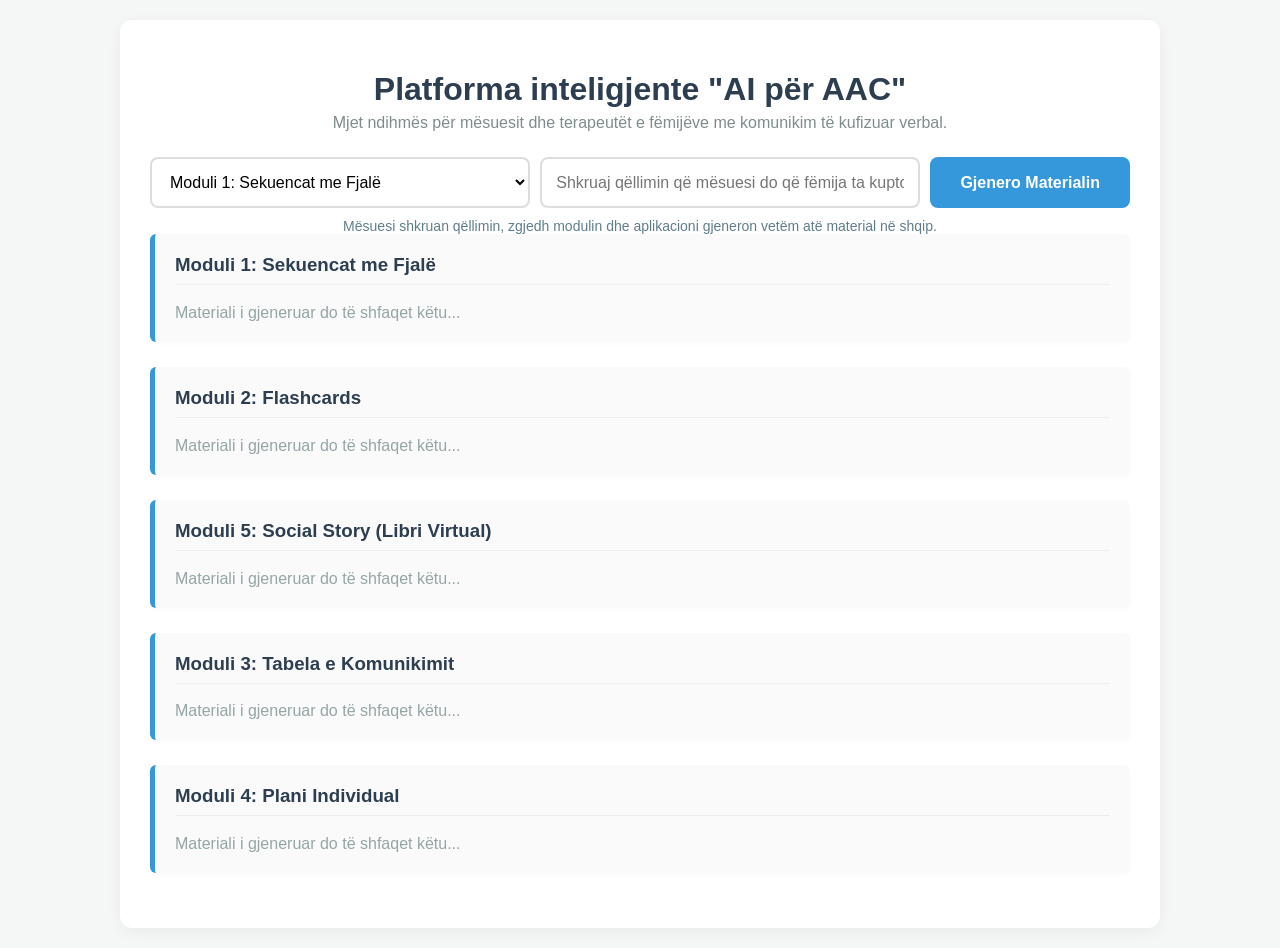
<file: unicef/final.html>
<!DOCTYPE html>
<html lang="sq">
<head>
    <meta charset="UTF-8">
    <meta name="viewport" content="width=device-width, initial-scale=1.0">
    <title>Platforma AI për AAC</title>
    <style>
        body {
            font-family: "Segoe UI", Tahoma, Geneva, Verdana, sans-serif;
            background-color: #f4f7f6;
            margin: 0;
            padding: 20px;
            color: #333;
        }
        .container {
            max-width: 980px;
            margin: 0 auto;
            background: white;
            padding: 30px;
            border-radius: 12px;
            box-shadow: 0 4px 15px rgba(0,0,0,0.05);
        }
        h1 {
            color: #2c3e50;
            text-align: center;
            margin-bottom: 6px;
        }
        .input-group {
            display: flex;
            gap: 10px;
            margin: 25px 0 10px;
            flex-wrap: wrap;
        }
        input[type="text"],
        select,
        textarea,
        input[type="file"] {
            flex: 1;
            padding: 14px;
            border: 2px solid #ddd;
            border-radius: 8px;
            font-size: 16px;
            outline: none;
            min-width: 220px;
            background: white;
            box-sizing: border-box;
            font-family: inherit;
        }
        textarea {
            min-height: 100px;
            resize: vertical;
        }
        input[type="text"]:focus,
        select:focus,
        textarea:focus,
        input[type="file"]:focus {
            border-color: #3498db;
        }
        button.btn-gjenero,
        .mini-btn {
            border: none;
            cursor: pointer;
            font-weight: bold;
            transition: background 0.2s, transform 0.1s;
        }
        button.btn-gjenero {
            padding: 14px 30px;
            background-color: #3498db;
            color: white;
            border-radius: 8px;
            font-size: 16px;
        }
        button.btn-gjenero:hover,
        .mini-btn:hover {
            background-color: #2980b9;
        }
        .module-box {
            background: #fafafa;
            border-left: 5px solid #3498db;
            padding: 20px;
            border-radius: 6px;
            margin-bottom: 25px;
            box-shadow: 0 2px 5px rgba(0,0,0,0.02);
        }
        .module-box h3 {
            margin-top: 0;
            color: #2c3e50;
            border-bottom: 1px solid #eee;
            padding-bottom: 8px;
        }
        .helper-text {
            text-align: center;
            color: #607d8b;
            margin: 10px 0 0;
            font-size: 14px;
        }
        .modul-fshehur {
            display: none;
        }
        .story-setup {
            display: none;
            background: #f7fbff;
            border: 1px solid #d8e8f5;
            border-radius: 10px;
            padding: 16px;
            margin: 14px 0 24px;
        }
        .story-setup.visible {
            display: block;
        }
        .story-setup-grid {
            display: grid;
            grid-template-columns: repeat(auto-fit, minmax(220px, 1fr));
            gap: 12px;
        }
        .story-setup label {
            display: block;
            font-size: 14px;
            font-weight: 700;
            color: #2c3e50;
            margin-bottom: 6px;
        }
        .photo-preview {
            display: none;
            align-items: center;
            gap: 12px;
            margin-top: 12px;
        }
        .photo-preview.visible {
            display: flex;
        }
        .photo-preview img {
            width: 72px;
            height: 72px;
            object-fit: cover;
            border-radius: 50%;
            border: 3px solid #d6eaf8;
        }
        .sekuenca-container {
            display: grid;
            grid-template-columns: repeat(auto-fit, minmax(240px, 1fr));
            gap: 12px;
            margin-top: 12px;
        }
        .sekuenca-hap {
            background: #e1f5fe;
            padding: 14px;
            border-radius: 10px;
            border: 1px solid #b3e5fc;
            color: #0277bd;
            font-weight: 700;
            line-height: 1.5;
        }
        .kartela-container {
            display: grid;
            grid-template-columns: repeat(auto-fit, minmax(140px, 1fr));
            gap: 15px;
            margin-top: 15px;
        }
        .kartela-karta {
            background: white;
            min-height: 215px;
            border: 2px solid #cfd8dc;
            border-radius: 12px;
            text-align: center;
            padding: 10px;
            box-shadow: 0 3px 6px rgba(0,0,0,0.05);
            display: flex;
            flex-direction: column;
            align-items: center;
            justify-content: space-between;
            box-sizing: border-box;
        }
        .flashcard-image,
        .story-image {
            width: 100%;
            border-radius: 10px;
            object-fit: cover;
            background: #eef3f7;
        }
        .flashcard-image {
            height: 120px;
        }
        .sentence-builder {
            background: #eef7ff;
            border: 1px solid #cfe3f5;
            border-radius: 12px;
            padding: 14px;
            margin-bottom: 16px;
        }
        .sentence-output {
            min-height: 48px;
            background: white;
            border: 1px dashed #9ec5e5;
            border-radius: 10px;
            padding: 12px;
            line-height: 1.5;
            margin-bottom: 10px;
            font-size: 16px;
        }
        .sentence-actions,
        .book-controls {
            display: flex;
            gap: 10px;
            flex-wrap: wrap;
            justify-content: space-between;
        }
        .mini-btn {
            padding: 10px 14px;
            background: #d9ecfb;
            color: #1d5f91;
            border-radius: 8px;
        }
        .mini-btn:disabled {
            opacity: 0.5;
            cursor: default;
        }
        .tabela-grid {
            display: grid;
            grid-template-columns: repeat(auto-fill, minmax(130px, 1fr));
            gap: 12px;
            margin-top: 12px;
        }
        .btn-komunikimi {
            background: #e8f5e9;
            color: #2e7d32;
            border: 2px solid #a5d6a7;
            padding: 15px;
            border-radius: 10px;
            font-size: 15px;
            cursor: pointer;
            font-weight: bold;
            transition: transform 0.1s, background 0.2s;
        }
        .btn-komunikimi:active {
            transform: scale(0.95);
            background: #c8e6c9;
        }
        .btn-komunikimi.with-symbol {
            display: flex;
            flex-direction: column;
            align-items: center;
            justify-content: center;
            gap: 8px;
            min-height: 148px;
            text-align: center;
        }
        .word-symbol-image {
            width: 78px;
            height: 78px;
            object-fit: cover;
            border-radius: 14px;
            background: #f7fbff;
            border: 1px solid #d6eaf8;
        }
        .historia-paragraf {
            background: #fffde7;
            padding: 12px;
            border-radius: 8px;
            border-left: 4px solid #fff59d;
            margin: 8px 0;
            font-size: 16px;
            line-height: 1.5;
        }
        .aktivitet-card {
            background: #fff8e8;
            border: 1px solid #f1d998;
            border-radius: 12px;
            padding: 16px;
            line-height: 1.6;
        }
        .aktivitet-card ul,
        .aktivitet-card ol {
            margin: 10px 0;
            padding-left: 22px;
        }
        .book-shell {
            background: linear-gradient(135deg, #f8fbff 0%, #eef6ff 100%);
            border: 1px solid #d7e8f7;
            border-radius: 16px;
            padding: 18px;
        }
        .book-page {
            background: white;
            border-radius: 14px;
            padding: 16px;
            box-shadow: 0 4px 12px rgba(0,0,0,0.05);
        }
        .story-image {
            max-width: 100%;
            height: auto;
            margin-top: 12px;
        }
        .story-image-wrap {
            position: relative;
            margin-top: 12px;
        }
        .story-caption {
            position: absolute;
            left: 12px;
            right: 12px;
            bottom: 12px;
            background: rgba(0, 0, 0, 0.62);
            color: white;
            padding: 10px 12px;
            border-radius: 10px;
            font-size: 16px;
            line-height: 1.4;
            text-align: center;
        }
        .child-badge {
            display: flex;
            align-items: center;
            gap: 10px;
            margin-bottom: 12px;
            padding: 10px;
            background: #fff6da;
            border: 1px solid #f6df9a;
            border-radius: 10px;
        }
        .child-badge img {
            width: 52px;
            height: 52px;
            object-fit: cover;
            border-radius: 50%;
            border: 2px solid white;
        }
    </style>
</head>
<body>
<div class="container">
    <h1>Platforma inteligjente "AI për AAC"</h1>
    <p style="text-align: center; color: #7f8c8d; margin-top: 0;">Mjet ndihmës për mësuesit dhe terapeutët e fëmijëve me komunikim të kufizuar verbal.</p>

    <div class="input-group">
        <select id="moduli">
            <option value="Moduli 1: Sekuencat me Fjalë">Moduli 1: Sekuencat me Fjalë</option>
            <option value="Moduli 2: Flashcards">Moduli 2: Flashcards</option>
            <option value="Moduli 3: Tabela e Komunikimit">Moduli 3: Tabela e Komunikimit</option>
            <option value="Moduli 4: Plani Individual">Moduli 4: Plani Individual</option>
            <option value="Moduli 5: Social Story (Libri Virtual)">Moduli 5: Social Story (Libri Virtual)</option>
        </select>
        <input type="text" id="tema" placeholder="Shkruaj qëllimin që mësuesi do që fëmija ta kuptojë...">
        <button class="btn-gjenero" onclick="gjeneroPaketen()">Gjenero Materialin</button>
    </div>
    <p class="helper-text">Mësuesi shkruan qëllimin, zgjedh modulin dhe aplikacioni gjeneron vetëm atë material në shqip.</p>

    <div id="storySetup" class="story-setup">
        <div class="story-setup-grid">
            <div>
                <label for="childName">Emri i fëmijës</label>
                <input type="text" id="childName" placeholder="P.sh. Ardi">
            </div>
            <div>
                <label for="childPhoto">Foto e fëmijës</label>
                <input type="file" id="childPhoto" accept="image/*">
            </div>
            <div style="grid-column: 1 / -1;">
                <label for="childDescription">Përshkrimi i fëmijës</label>
                <textarea id="childDescription" placeholder="P.sh. Vajzë me flokë të zinj, sy të mëdhenj, bluzë rozë. Kjo përdoret për ilustrimet e tregimit."></textarea>
            </div>
        </div>
        <div id="photoPreview" class="photo-preview">
            <img id="photoPreviewImg" alt="Parapamje e fëmijës">
            <div>
                <strong>Foto e ngarkuar</strong>
                <div style="font-size: 13px; color: #607d8b;">Kjo foto do të shfaqet në librin digjital si personazhi kryesor.</div>
            </div>
        </div>
    </div>

    <div class="modules-container">
        <div class="module-box">
            <h3>Moduli 1: Sekuencat me Fjalë</h3>
            <div id="moduliA" style="color: #95a5a6;">Materiali i gjeneruar do të shfaqet këtu...</div>
        </div>

        <div class="module-box">
            <h3>Moduli 2: Flashcards</h3>
            <div id="moduliB" style="color: #95a5a6;">Materiali i gjeneruar do të shfaqet këtu...</div>
        </div>

        <div class="module-box">
            <h3>Moduli 5: Social Story (Libri Virtual)</h3>
            <div id="moduliC" style="color: #95a5a6;">Materiali i gjeneruar do të shfaqet këtu...</div>
        </div>

        <div class="module-box">
            <h3>Moduli 3: Tabela e Komunikimit</h3>
            <div id="moduliD" style="color: #95a5a6;">Materiali i gjeneruar do të shfaqet këtu...</div>
        </div>

        <div class="module-box">
            <h3>Moduli 4: Plani Individual</h3>
            <div id="moduliE" style="color: #95a5a6;">Materiali i gjeneruar do të shfaqet këtu...</div>
        </div>
    </div>
</div>

<script>
const OPENAI_API_KEY = "VENDOS_API_KEY_KETU";
let childPhotoDataUrl = "";
let cachedVoices = [];
const audioCache = new Map();
let currentAudio = null;
const flashcardImageCache = new Map();
const storyImageCache = new Map();
const boardSymbolCache = new Map();

const moduleMap = {
  "Moduli 1: Sekuencat me Fjalë": "moduliA",
  "Moduli 2: Flashcards": "moduliB",
  "Moduli 3: Tabela e Komunikimit": "moduliD",
  "Moduli 4: Plani Individual": "moduliE",
  "Moduli 5: Social Story (Libri Virtual)": "moduliC"
};

async function lexoMeZe(teksti) {
  if (!teksti) return;

  try {
    const audioUrl = await generateOpenAIAudio(teksti);
    if (currentAudio) {
      currentAudio.pause();
      currentAudio.currentTime = 0;
    }
    currentAudio = new Audio(audioUrl);
    await currentAudio.play();
  } catch (error) {
    console.error("OpenAI audio failed, using browser fallback.", error);
    window.speechSynthesis.cancel();
    const utterance = new SpeechSynthesisUtterance(teksti);
    utterance.lang = "sq-AL";
    const voice = getBestAlbanianVoice();
    if (voice) {
      utterance.voice = voice;
      utterance.lang = voice.lang || "sq-AL";
    }
    window.speechSynthesis.speak(utterance);
  }
}

function refreshVoiceCache() {
  cachedVoices = window.speechSynthesis.getVoices();
}

function getBestAlbanianVoice() {
  if (!cachedVoices.length) {
    refreshVoiceCache();
  }

  return (
    cachedVoices.find((voice) => voice.lang === "sq-AL") ||
    cachedVoices.find((voice) => String(voice.lang || "").toLowerCase().startsWith("sq")) ||
    null
  );
}

async function generateOpenAIAudio(teksti) {
  const cacheKey = String(teksti).trim().toLowerCase();
  if (audioCache.has(cacheKey)) {
    return audioCache.get(cacheKey);
  }

  const response = await fetch("https://api.openai.com/v1/audio/speech", {
    method: "POST",
    headers: {
      "Content-Type": "application/json",
      Authorization: `Bearer ${OPENAI_API_KEY}`
    },
    body: JSON.stringify({
      model: "gpt-4o-mini-tts",
      voice: "coral",
      input: teksti,
      instructions: "Read only the Albanian text provided. Use a clear natural Albanian accent suitable for a child AAC communication board.",
      response_format: "mp3"
    })
  });

  if (!response.ok) {
    throw new Error(await response.text());
  }

  const blob = await response.blob();
  const url = URL.createObjectURL(blob);
  audioCache.set(cacheKey, url);
  return url;
}

function escapeHtml(teksti) {
  return String(teksti ?? "")
    .replace(/&/g, "&amp;")
    .replace(/</g, "&lt;")
    .replace(/>/g, "&gt;")
    .replace(/"/g, "&quot;")
    .replace(/'/g, "&#39;");
}

function dataUrlToBlob(dataUrl) {
  const [header, base64] = dataUrl.split(",");
  const mimeMatch = header.match(/data:(.*?);base64/);
  const mime = mimeMatch ? mimeMatch[1] : "image/png";
  const binary = atob(base64);
  const bytes = new Uint8Array(binary.length);
  for (let i = 0; i < binary.length; i += 1) {
    bytes[i] = binary.charCodeAt(i);
  }
  return new Blob([bytes], { type: mime });
}

async function generateFlashcardImage(word) {
  const cacheKey = String(word).trim().toLowerCase();
  if (flashcardImageCache.has(cacheKey)) {
    return flashcardImageCache.get(cacheKey);
  }

  const response = await fetch("https://api.openai.com/v1/images/generations", {
    method: "POST",
    headers: {
      "Content-Type": "application/json",
      Authorization: `Bearer ${OPENAI_API_KEY}`
    },
    body: JSON.stringify({
      model: "gpt-image-2",
      prompt: `Create a very simple children's AAC flashcard illustration that clearly explains the Albanian word "${word}". Understand the meaning of the Albanian word and illustrate that meaning clearly for a child. Flat clean shapes, white background, minimal detail, child-friendly, no text, no letters, no emoji, not photorealistic.`,
      size: "1024x1024",
      quality: "low",
      output_format: "png"
    })
  });

  const data = await response.json();
  if (!response.ok) {
    throw new Error(data?.error?.message || "Gabim gjatë gjenerimit të ilustrimit të flashcard-it.");
  }

  const b64 = data?.data?.[0]?.b64_json;
  if (!b64) {
    throw new Error("OpenAI nuk ktheu figurë për flashcard-in.");
  }

  const dataUrl = `data:image/png;base64,${b64}`;
  flashcardImageCache.set(cacheKey, dataUrl);
  return dataUrl;
}

function shouldGenerateBoardSymbol(kategoria, fjala) {
  const category = String(kategoria || "").toLowerCase();
  const word = String(fjala || "").toLowerCase();
  const blockedCategories = ["parafjal", "lidhëz", "lidhez", "konjug", "përem", "perem", "artikull"];
  if (blockedCategories.some((part) => category.includes(part))) {
    return false;
  }

  const blockedWords = ["dhe", "me", "në", "ne", "te", "të", "për", "per", "nga", "si", "ose", "jam", "je", "është", "eshte", "dua", "do", "po"];
  return !blockedWords.includes(word);
}

async function generateBoardSymbolImage(word) {
  const cacheKey = String(word).trim().toLowerCase();
  if (boardSymbolCache.has(cacheKey)) {
    return boardSymbolCache.get(cacheKey);
  }

  const response = await fetch("https://api.openai.com/v1/images/generations", {
    method: "POST",
    headers: {
      "Content-Type": "application/json",
      Authorization: `Bearer ${OPENAI_API_KEY}`
    },
    body: JSON.stringify({
      model: "gpt-image-2",
      prompt: `Create a very simple AAC visual symbol for the Albanian word "${word}". Understand the meaning of the Albanian word and show one clear child-friendly object or action symbol on a plain white background. No text, no letters, no emoji, flat simple illustration, easy for a child to understand.`,
      size: "1024x1024",
      quality: "low",
      output_format: "png"
    })
  });

  const data = await response.json();
  if (!response.ok) {
    throw new Error(data?.error?.message || "Gabim gjatë gjenerimit të simbolit të tabelës së komunikimit.");
  }

  const b64 = data?.data?.[0]?.b64_json;
  if (!b64) {
    throw new Error("OpenAI nuk ktheu simbol për tabelën e komunikimit.");
  }

  const dataUrl = `data:image/png;base64,${b64}`;
  boardSymbolCache.set(cacheKey, dataUrl);
  return dataUrl;
}

async function generateStoryPageImage(pageText, childName, childDescription) {
  const cacheKey = `${childName}::${childDescription}::${pageText}`;
  if (storyImageCache.has(cacheKey)) {
    return storyImageCache.get(cacheKey);
  }

  let imageDataUrl = "";

  const hasPhotoReference = Boolean(childPhotoDataUrl);
  const response = await fetch("https://api.openai.com/v1/images/generations", {
    method: "POST",
    headers: {
      "Content-Type": "application/json",
      Authorization: `Bearer ${OPENAI_API_KEY}`
    },
    body: JSON.stringify({
      model: "gpt-image-2",
      prompt: `Create a simple children's book illustration of a child named ${childName} doing this scene: ${pageText}. The child should look like this description: ${childDescription || "friendly smiling child"}. ${hasPhotoReference ? "The illustration should resemble the uploaded child photo as closely as possible in hairstyle, face shape, and overall look, while still being a simple illustrated character." : ""} Soft shapes, warm colors, simple storybook art, no text inside the image, not photorealistic.`,
      size: "1024x1024",
      quality: "low",
      output_format: "png"
    })
  });

  const data = await response.json();
  if (!response.ok) {
    throw new Error(data?.error?.message || "Gabim gjatë gjenerimit të figurës së librit.");
  }

  const b64 = data?.data?.[0]?.b64_json;
  if (!b64) {
    throw new Error("OpenAI nuk ktheu figurë për faqen e librit.");
  }
  imageDataUrl = `data:image/png;base64,${b64}`;

  storyImageCache.set(cacheKey, imageDataUrl);
  return imageDataUrl;
}

function updateStorySetupVisibility() {
  const moduli = document.getElementById("moduli")?.value;
  document.getElementById("storySetup")?.classList.toggle("visible", moduli === "Moduli 5: Social Story (Libri Virtual)");
}

function setupChildPhotoUpload() {
  const input = document.getElementById("childPhoto");
  const preview = document.getElementById("photoPreview");
  const previewImg = document.getElementById("photoPreviewImg");
  if (!input || !preview || !previewImg) return;

  input.addEventListener("change", () => {
    const file = input.files?.[0];
    if (!file) {
      childPhotoDataUrl = "";
      preview.classList.remove("visible");
      previewImg.removeAttribute("src");
      return;
    }

    const reader = new FileReader();
    reader.onload = () => {
      childPhotoDataUrl = String(reader.result || "");
      previewImg.src = childPhotoDataUrl;
      preview.classList.add("visible");
    };
    reader.readAsDataURL(file);
  });
}

function validateModuleContent(paketa, moduliZgjedhur) {
  if (paketa?.moduli_i_zgjedhur !== moduliZgjedhur) {
    return "Moduli i kthyer nuk përputhet me modulin e zgjedhur.";
  }

  if (moduliZgjedhur === "Moduli 1: Sekuencat me Fjalë") {
    const hapa = paketa?.sekuencat_me_fjale?.hapat;
    if (!Array.isArray(hapa) || hapa.length < 6) return "Duhet të kthehen të paktën 6 hapa.";
    if (hapa.some((item) => !String(item?.teksti_shkurter ?? "").trim())) return "Çdo hap duhet të ketë fjali të shkurtër në shqip.";
  }

  if (moduliZgjedhur === "Moduli 2: Flashcards") {
    const kartela = paketa?.flashcards;
    if (!Array.isArray(kartela) || kartela.length < 6) return "Duhet të kthehen të paktën 6 flashcards.";
    if (kartela.some((item) => String(item?.fjala ?? "").trim().split(/\s+/).length !== 1)) return "Çdo flashcard duhet të ketë vetëm një fjalë.";
  }

  if (moduliZgjedhur === "Moduli 3: Tabela e Komunikimit") {
    const kategorite = paketa?.tabela_komunikimit?.kategorite;
    if (!Array.isArray(kategorite) || kategorite.length < 3) return "Duhet të ketë të paktën 3 kategori.";
    if (kategorite.some((kategori) => !Array.isArray(kategori?.opsionet) || kategori.opsionet.length < 4)) return "Çdo kategori duhet të ketë të paktën 4 opsione.";
  }

  if (moduliZgjedhur === "Moduli 4: Plani Individual") {
    const hapa = paketa?.plani_individual?.hapat;
    if (!Array.isArray(hapa) || hapa.length < 5) return "Plani individual duhet të ketë të paktën 5 hapa.";
  }

  if (moduliZgjedhur === "Moduli 5: Social Story (Libri Virtual)") {
    const faqet = paketa?.social_story_libri?.faqet;
    if (!Array.isArray(faqet) || faqet.length < 10) return "Social Story duhet të ketë 10 faqe.";
  }

  return "";
}

async function kerkoNgaOpenAI(messages) {
  const response = await fetch("https://api.openai.com/v1/chat/completions", {
    method: "POST",
    headers: {
      "Content-Type": "application/json",
      Authorization: `Bearer ${OPENAI_API_KEY}`
    },
    body: JSON.stringify({
      model: "gpt-4o",
      response_format: { type: "json_object" },
      messages
    })
  });

  const data = await response.json();
  if (!response.ok) {
    throw new Error(data?.error?.message || "Gabim gjatë thirrjes së OpenAI API.");
  }

  return JSON.parse(data.choices?.[0]?.message?.content || "{}");
}

function resetModules(moduliZgjedhurId) {
  const moduleIds = ["moduliA", "moduliB", "moduliC", "moduliD", "moduliE"];
  moduleIds.forEach((id) => {
    const element = document.getElementById(id);
    const box = element?.closest(".module-box");
    if (!element || !box) return;

    if (id === moduliZgjedhurId) {
      box.classList.remove("modul-fshehur");
      element.innerHTML = "<i>Duke gjeneruar materialin nga AI... Ju lutem prisni pak.</i>";
      element.style.color = "#333";
    } else {
      box.classList.add("modul-fshehur");
      element.innerHTML = "Ky modul nuk u kërkua në këtë gjenerim.";
      element.style.color = "#95a5a6";
    }
  });
}

function renderSekuencat(paketa, target) {
  const hapa = Array.isArray(paketa.sekuencat_me_fjale?.hapat) ? paketa.sekuencat_me_fjale.hapat : [];
  if (!hapa.length) {
    target.innerHTML = "<div style='color:red;'>Nuk u kthyen hapa për këtë modul.</div>";
    return;
  }

  let html = '<div class="sekuenca-container">';
  hapa.forEach((item) => {
    html += `<div class="sekuenca-hap">${escapeHtml(item.simboli)} ${escapeHtml(item.teksti_shkurter)}</div>`;
  });
  html += "</div>";
  target.innerHTML = html;
}

async function renderFlashcards(paketa, target) {
  const kartela = Array.isArray(paketa.flashcards) ? paketa.flashcards : [];
  if (!kartela.length) {
    target.innerHTML = "<div style='color:red;'>Nuk u kthyen flashcards për këtë modul.</div>";
    return;
  }

  target.innerHTML = "<i>Po gjenerohen ilustrimet e flashcards me OpenAI...</i>";

  const kartelaMeImazhe = [];
  for (let i = 0; i < kartela.length; i += 1) {
    target.innerHTML = `<i>Po gjenerohen ilustrimet e flashcards me OpenAI... ${i + 1} / ${kartela.length}</i>`;
    const item = kartela[i];
    const imageUrl = await generateFlashcardImage(item.fjala);
    kartelaMeImazhe.push({ ...item, imageUrl });
  }

  let html = '<div class="kartela-container">';
  kartelaMeImazhe.forEach((item) => {
    html += `
      <div class="kartela-karta">
        <img class="flashcard-image" src="${escapeHtml(item.imageUrl)}" alt="${escapeHtml(item.fjala)}">
        <div style="font-weight: 800; color: #2c3e50; font-size: 18px; margin-top: 10px;">${escapeHtml(item.fjala)}</div>
      </div>`;
  });
  html += "</div>";
  target.innerHTML = html;
}

function renderTabelaKomunikimit(paketa, target) {
  const kategorite = Array.isArray(paketa.tabela_komunikimit?.kategorite) ? paketa.tabela_komunikimit.kategorite : [];
  if (!kategorite.length) {
    target.innerHTML = "<div style='color:red;'>Nuk u kthyen kategori për këtë modul.</div>";
    return;
  }

  target.innerHTML = `
    <div class="sentence-builder">
      <div class="sentence-output" id="sentenceOutput">Kliko fjalët për të ndërtuar një fjali në shqip.</div>
      <div class="sentence-actions">
        <button type="button" class="mini-btn" id="speakSentenceBtn">Lexoje fjalinë</button>
        <button type="button" class="mini-btn" id="clearSentenceBtn">Pastroje</button>
      </div>
    </div>
  `;

  const sentenceOutput = document.getElementById("sentenceOutput");
  let currentWords = [];

  function refreshSentence() {
    sentenceOutput.textContent = currentWords.length ? `${currentWords.join(" ")}.` : "Kliko fjalët për të ndërtuar një fjali në shqip.";
  }

  document.getElementById("speakSentenceBtn")?.addEventListener("click", () => {
    if (currentWords.length) lexoMeZe(`${currentWords.join(" ")}.`);
  });

  document.getElementById("clearSentenceBtn")?.addEventListener("click", () => {
    currentWords = [];
    refreshSentence();
  });

  target.insertAdjacentHTML("beforeend", "<div id='boardLoading' style='color:#607d8b; margin-bottom:12px;'><i>Po gjenerohen simbolet vizuale me OpenAI...</i></div>");

  const kategoriTePasuruara = kategorite.map((kategori) => ({
    ...kategori,
    opsionet: Array.isArray(kategori.opsionet) ? kategori.opsionet.map((opsion) => ({ ...opsion })) : []
  }));

  const allVisualWordPromises = [];
  kategoriTePasuruara.forEach((kategori) => {
    kategori.opsionet.forEach((opsion) => {
      if (shouldGenerateBoardSymbol(kategori.emri_kategorise, opsion.fjala)) {
        const promise = generateBoardSymbolImage(opsion.fjala)
          .then((imageUrl) => {
            opsion.imageUrl = imageUrl;
          })
          .catch(() => {
            opsion.imageUrl = "";
          });
        allVisualWordPromises.push(promise);
      }
    });
  });

  Promise.all(allVisualWordPromises).then(() => {
    document.getElementById("boardLoading")?.remove();
    kategoriTePasuruara.forEach((kategori) => {
      const bllok = document.createElement("div");
      bllok.style.marginBottom = "18px";

      const titull = document.createElement("h4");
      titull.textContent = kategori.emri_kategorise || "Kategori";
      titull.style.margin = "0 0 10px 0";
      titull.style.color = "#2c3e50";
      bllok.appendChild(titull);

      const grid = document.createElement("div");
      grid.className = "tabela-grid";

      kategori.opsionet.forEach((opsion) => {
        const butoni = document.createElement("button");
        butoni.className = `btn-komunikimi${opsion.imageUrl ? " with-symbol" : ""}`;
        butoni.type = "button";

        if (opsion.imageUrl) {
          butoni.innerHTML = `
            <img class="word-symbol-image" src="${escapeHtml(opsion.imageUrl)}" alt="${escapeHtml(opsion.fjala || "")}">
            <span>${escapeHtml(opsion.fjala || "")}</span>
          `;
        } else {
          butoni.textContent = `${opsion.simboli || ""} ${opsion.fjala || ""}`.trim();
        }

        butoni.addEventListener("click", () => {
          const fjala = String(opsion.fjala || "").trim();
          if (!fjala) return;
          currentWords.push(fjala);
          refreshSentence();
          lexoMeZe(fjala);
        });
        grid.appendChild(butoni);
      });

      bllok.appendChild(grid);
      target.appendChild(bllok);
    });
  }).catch(() => {
    document.getElementById("boardLoading")?.remove();
  });
}

function renderPlaninIndividual(paketa, target) {
  const plani = paketa.plani_individual;
  if (!plani) {
    target.innerHTML = "<div style='color:red;'>Nuk u kthye plan individual për këtë modul.</div>";
    return;
  }

  const materiale = Array.isArray(plani.materialet) ? plani.materialet.map((item) => `<li>${escapeHtml(item)}</li>`).join("") : "";
  const hapa = Array.isArray(plani.hapat) ? plani.hapat.map((item) => `<li>${escapeHtml(item)}</li>`).join("") : "";

  target.innerHTML = `
    <div class="aktivitet-card">
      <h4 style="margin-top:0;">${escapeHtml(plani.titulli_planit)}</h4>
      <p><strong>Qëllimi kryesor:</strong> ${escapeHtml(plani.qellimi_kryesor)}</p>
      <strong>Materialet:</strong>
      <ul>${materiale}</ul>
      <strong>Hapat:</strong>
      <ol>${hapa}</ol>
      <p><strong>Strategjia krijuese:</strong> ${escapeHtml(plani.strategjia_krijuese)}</p>
      <p style="margin-bottom:0;"><strong>Shpërblimi:</strong> ${escapeHtml(plani.shperblimi)}</p>
    </div>
  `;
}

async function renderSocialStory(paketa, target) {
  const libri = paketa.social_story_libri;
  const faqet = Array.isArray(libri?.faqet) ? libri.faqet : [];
  if (!libri || !faqet.length) {
    target.innerHTML = "<div style='color:red;'>Nuk u kthye social story për këtë modul.</div>";
    return;
  }

  const childName = document.getElementById("childName")?.value.trim() || "Fëmija";
  let currentPageIndex = 0;

  target.innerHTML = `
    <div class="book-shell">
      <h4 style="margin-top: 0; margin-bottom: 14px; color: #2c3e50;">${escapeHtml(libri.titulli_tregimit)}</h4>
      <div id="bookPage" class="book-page"></div>
      <div class="book-controls">
        <button type="button" class="mini-btn" id="prevPageBtn">Faqja para</button>
        <div id="pageCounter" style="align-self:center; font-weight:700; color:#4b6478;"></div>
        <button type="button" class="mini-btn" id="nextPageBtn">Faqja tjetër</button>
      </div>
    </div>
  `;

  const pageNode = document.getElementById("bookPage");
  const counterNode = document.getElementById("pageCounter");
  const prevBtn = document.getElementById("prevPageBtn");
  const nextBtn = document.getElementById("nextPageBtn");
  const childDescription = document.getElementById("childDescription")?.value.trim() || "";
  let faqetMeImazhe = [];

  async function renderBookPage() {
    const faqe = faqetMeImazhe[currentPageIndex];
    pageNode.innerHTML = `
      ${childPhotoDataUrl ? `
        <div class="child-badge">
          <img src="${escapeHtml(childPhotoDataUrl)}" alt="${escapeHtml(childName)}">
          <div>
            <strong>${escapeHtml(childName)}</strong>
            <div style="font-size:13px; color:#6b7f8d;">Personazhi kryesor i tregimit</div>
          </div>
        </div>` : ""}
      <strong>Faqja ${escapeHtml(faqe.numri_faqes)}</strong>
      <div class="story-image-wrap">
        <img class="story-image" src="${escapeHtml(faqe.imageUrl)}" alt="Faqja ${escapeHtml(faqe.numri_faqes)}">
        <div class="story-caption">${escapeHtml(faqe.teksti_faqes)}</div>
      </div>
    `;
    counterNode.textContent = `Faqja ${currentPageIndex + 1} / ${faqetMeImazhe.length}`;
    prevBtn.disabled = currentPageIndex === 0;
    nextBtn.disabled = currentPageIndex === faqetMeImazhe.length - 1;
  }

  prevBtn.addEventListener("click", () => {
    if (currentPageIndex > 0) {
      currentPageIndex -= 1;
      renderBookPage();
    }
  });

  nextBtn.addEventListener("click", () => {
    if (currentPageIndex < faqet.length - 1) {
      currentPageIndex += 1;
      renderBookPage();
    }
  });

  pageNode.innerHTML = `<i>Po gjenerohen të gjitha faqet e librit me OpenAI... 0 / ${faqet.length}</i>`;

  faqetMeImazhe = [];
  for (let i = 0; i < faqet.length; i += 1) {
    pageNode.innerHTML = `<i>Po gjenerohen të gjitha faqet e librit me OpenAI... ${i + 1} / ${faqet.length}</i>`;
    const faqe = faqet[i];
    const imageUrl = await generateStoryPageImage(faqe.teksti_faqes, childName, childDescription);
    faqetMeImazhe.push({ ...faqe, imageUrl });
  }

  await renderBookPage();
}

async function gjeneroPaketen() {
  const moduliZgjedhur = document.getElementById("moduli")?.value;
  const tema = document.getElementById("tema")?.value.trim();
  const moduliA = document.getElementById("moduliA");
  const moduliB = document.getElementById("moduliB");
  const moduliC = document.getElementById("moduliC");
  const moduliD = document.getElementById("moduliD");
  const moduliE = document.getElementById("moduliE");
  const moduliZgjedhurId = moduleMap[moduliZgjedhur];
  const childName = document.getElementById("childName")?.value.trim();
  const childDescription = document.getElementById("childDescription")?.value.trim();

  if (!moduliZgjedhur || !tema) {
    alert("Ju lutem zgjidhni modulin dhe vendosni një qëllim.");
    return;
  }

  if (moduliZgjedhur === "Moduli 5: Social Story (Libri Virtual)" && !childName) {
    alert("Ju lutem shkruani emrin e fëmijës për Social Story.");
    return;
  }

  resetModules(moduliZgjedhurId);

  const prompt = `Ti je një ekspert AAC dhe krijon materiale vetëm në gjuhën shqipe.
Gjithçka që shkruan duhet të jetë në shqip të pastër dhe shumë të thjeshtë.
Mos kthe asnjë tekst jashtë JSON-it.

Gjithmonë kthe:
{
  "moduli_i_zgjedhur": "[emri i modulit]"
}

Moduli i zgjedhur: ${moduliZgjedhur}
Qëllimi që mësuesi do të mësojë: ${tema}

Nëse moduli është "Moduli 1: Sekuencat me Fjalë":
- Kthe të paktën 6 hapa.
- Çdo hap duhet të ketë një simbol të vogël dhe një fjali shumë të shkurtër në shqip.
- Fjalitë duhet të shpjegojnë hap pas hapi qëllimin e dhënë.
Struktura:
{
  "moduli_i_zgjedhur": "Moduli 1: Sekuencat me Fjalë",
  "sekuencat_me_fjale": {
    "hapat": [
      { "hapi": 1, "simboli": "🧼", "teksti_shkurter": "Laji duart me sapun." }
    ]
  }
}

Nëse moduli është "Moduli 2: Flashcards":
- Kthe të paktën 6 flashcards.
- Çdo kartelë duhet të ketë vetëm një fjalë në shqip te fusha "fjala".
- Fusha "fjala" nuk duhet të ketë fjali.
- Mos kthe emoji. Mos kthe ilustrim SVG. Ilustrimi do të gjenerohet më pas nga OpenAI në aplikacion.
Struktura:
{
  "moduli_i_zgjedhur": "Moduli 2: Flashcards",
  "flashcards": [
    {
      "fjala": "Sapun"
    }
  ]
}

Nëse moduli është "Moduli 3: Tabela e Komunikimit":
- Kthe të paktën 3 kategori.
- Çdo kategori duhet të ketë të paktën 4 fjalë.
- Fjalët duhet ta ndihmojnë fëmijën të ndërtojë fjali që shpjegojnë qëllimin.
- Të gjitha fjalët duhet të jenë në shqip shumë të qartë për t'u lexuar me zë.
- Përfshi edhe lidhëza, parafjalë ose fjalë lidhëse që ndihmojnë në ndërtimin e fjalive.
- Për folje, veprime dhe objekte përdor fjalë shumë konkrete që mund të përfaqësohen lehtë me simbol vizual.
Struktura:
{
  "moduli_i_zgjedhur": "Moduli 3: Tabela e Komunikimit",
  "tabela_komunikimit": {
    "kategorite": [
      {
        "emri_kategorise": "Veprimet",
        "opsionet": [
          { "fjala": "dua", "simboli": "🙋" }
        ]
      }
    ]
  }
}

Nëse moduli është "Moduli 4: Plani Individual":
- Krijo vetëm një plan individual për një fëmijë, jo për klasën.
- Plani duhet të jetë kreativ, praktik dhe i veçantë.
- Kthe të paktën 5 hapa.
Struktura:
{
  "moduli_i_zgjedhur": "Moduli 4: Plani Individual",
  "plani_individual": {
    "titulli_planit": "Misioni i vogël",
    "qellimi_kryesor": "Fëmija mëson ...",
    "materialet": ["..."],
    "hapat": ["..."],
    "strategjia_krijuese": "...",
    "shperblimi": "..."
  }
}

Nëse moduli është "Moduli 5: Social Story (Libri Virtual)":
- Krijo një libër digjital me 10 faqe.
- Çdo faqe duhet të ketë vetëm 1 fjali të shkurtër në shqip.
- Personazhi kryesor duhet të jetë fëmija.
- Mos kthe emoji. Ilustrimi do të gjenerohet nga OpenAI në aplikacion duke përdorur foton e fëmijës si referencë kur ajo është ngarkuar.
Emri i fëmijës: ${childName || "Fëmija"}
Përshkrimi i fëmijës: ${childDescription || "Fëmijë i buzëqeshur"}
Struktura:
{
  "moduli_i_zgjedhur": "Moduli 5: Social Story (Libri Virtual)",
  "social_story_libri": {
    "titulli_tregimit": "Titulli",
    "faqet": [
      {
        "numri_faqes": 1,
        "teksti_faqes": "Unë e filloj me qetësi."
      }
    ]
  }
}`;

  try {
    const baseMessages = [
      {
        role: "system",
        content: "Ti kthen vetëm JSON të vlefshëm dhe ndjek saktësisht strukturën e kërkuar."
      },
      {
        role: "user",
        content: prompt
      }
    ];

    let paketa = await kerkoNgaOpenAI(baseMessages);
    let gabim = validateModuleContent(paketa, moduliZgjedhur);

    if (gabim) {
      paketa = await kerkoNgaOpenAI([
        ...baseMessages,
        {
          role: "user",
          content: `Përgjigjja e mëparshme nuk ishte e plotë. ${gabim} Kthe vetëm JSON të plotë dhe të saktë.`
        }
      ]);
      gabim = validateModuleContent(paketa, moduliZgjedhur);
    }

    if (gabim) throw new Error(gabim);

    if (moduliZgjedhur === "Moduli 1: Sekuencat me Fjalë") {
      renderSekuencat(paketa, moduliA);
    } else if (moduliZgjedhur === "Moduli 2: Flashcards") {
      await renderFlashcards(paketa, moduliB);
    } else if (moduliZgjedhur === "Moduli 3: Tabela e Komunikimit") {
      renderTabelaKomunikimit(paketa, moduliD);
    } else if (moduliZgjedhur === "Moduli 4: Plani Individual") {
      renderPlaninIndividual(paketa, moduliE);
    } else if (moduliZgjedhur === "Moduli 5: Social Story (Libri Virtual)") {
      await renderSocialStory(paketa, moduliC);
    }
  } catch (error) {
    const mesazh = `Gabim: ${error.message}`;
    const target = document.getElementById(moduliZgjedhurId);
    if (target) {
      target.innerHTML = `<div style="color:red;">${escapeHtml(mesazh)}</div>`;
    }
    console.error(error);
  }
}

document.getElementById("moduli")?.addEventListener("change", updateStorySetupVisibility);
updateStorySetupVisibility();
setupChildPhotoUpload();
refreshVoiceCache();
window.speechSynthesis?.addEventListener("voiceschanged", refreshVoiceCache);
</script>
</body>
</html>
</file>
<file: css/style.css>
:root {
  color-scheme: light;
  --bg: #f7f8fb;
  --surface: rgba(255, 255, 255, 0.82);
  --surface-strong: #ffffff;
  --text: #172033;
  --muted: #647084;
  --line: rgba(23, 32, 51, 0.1);
  --primary: #3454d1;
  --primary-strong: #253ba8;
  --accent: #0f9f8f;
  --atlas-blue: #b9d5e8;
  --atlas-blue-strong: #5f8fb0;
  --atlas-peach: #f6b27d;
  --atlas-gold: #f5b84b;
  --atlas-ink: #26384a;
  --warning: #b56a00;
  --success: #178253;
  --shadow: 0 18px 50px rgba(31, 45, 75, 0.12);
  --shadow-soft: 0 10px 24px rgba(31, 45, 75, 0.08);
  --radius: 16px;
  --font-scale: 1;
}

[data-theme="dark"] {
  color-scheme: dark;
  --bg: #10131a;
  --surface: rgba(27, 32, 43, 0.78);
  --surface-strong: #191f2a;
  --text: #f4f7fb;
  --muted: #a9b3c5;
  --line: rgba(255, 255, 255, 0.12);
  --primary: #8da2ff;
  --primary-strong: #b8c4ff;
  --accent: #47d2bd;
  --atlas-blue: #8fb4d0;
  --atlas-blue-strong: #c5def0;
  --atlas-peach: #ffc08e;
  --atlas-gold: #ffd36b;
  --atlas-ink: #172033;
  --warning: #ffc266;
  --success: #6fe0a7;
  --shadow: 0 18px 50px rgba(0, 0, 0, 0.36);
  --shadow-soft: 0 10px 24px rgba(0, 0, 0, 0.28);
}

* {
  box-sizing: border-box;
}

html {
  scroll-behavior: smooth;
  -webkit-text-size-adjust: 100%;
}

body {
  margin: 0;
  background:
    radial-gradient(circle at top left, rgba(15, 159, 143, 0.14), transparent 28rem),
    linear-gradient(135deg, var(--bg), #eef2f7 55%, var(--bg));
  color: var(--text);
  font-family: Inter, ui-sans-serif, system-ui, -apple-system, BlinkMacSystemFont, "Segoe UI", sans-serif;
  font-size: calc(16px * var(--font-scale));
  line-height: 1.5;
  min-height: 100vh;
}

[data-theme="dark"] body,
body[data-theme="dark"] {
  background:
    radial-gradient(circle at top left, rgba(71, 210, 189, 0.12), transparent 28rem),
    linear-gradient(135deg, #10131a, #171c25 58%, #0f1218);
}

button,
input,
select,
textarea {
  font: inherit;
}

input,
select,
textarea {
  font-size: 1rem;
}

button {
  cursor: pointer;
}

button:focus-visible,
input:focus-visible,
select:focus-visible,
textarea:focus-visible,
a:focus-visible {
  outline: 3px solid color-mix(in srgb, var(--primary) 55%, white);
  outline-offset: 3px;
}

.skip-link {
  position: fixed;
  left: 1rem;
  top: -5rem;
  z-index: 1000;
  background: var(--surface-strong);
  color: var(--text);
  padding: 0.7rem 1rem;
  border-radius: 999px;
}

.skip-link:focus {
  top: 1rem;
}

.app-shell {
  display: grid;
  grid-template-columns: 292px minmax(0, 1fr);
  min-height: 100vh;
}

.sidebar {
  position: sticky;
  top: 0;
  height: 100vh;
  padding: 1rem;
  border-right: 1px solid var(--line);
  background: color-mix(in srgb, var(--surface-strong) 78%, transparent);
  backdrop-filter: blur(18px);
  overflow-y: auto;
}

.sidebar-brand,
.topbar,
.card-header,
.filter-grid,
.profile-top,
.hero-actions,
.toolbar,
.row,
.form-row,
.mood-picker,
.report-actions {
  display: flex;
  align-items: center;
}

.sidebar-brand {
  gap: 0.75rem;
  padding: 0.55rem 0.65rem 1rem;
}

.sidebar-brand span,
.activity-list span,
.tool-card small,
.mini-tool small {
  color: var(--muted);
}

.brand-mark {
  display: grid;
  place-items: center;
  width: 2.75rem;
  height: 2.75rem;
  border-radius: 14px;
  background: linear-gradient(135deg, var(--primary), var(--accent));
  color: #fff;
  font-weight: 800;
  box-shadow: var(--shadow-soft);
}

.brand-mark.small {
  display: none;
}

.nav-list {
  display: grid;
  gap: 0.25rem;
}

.nav-button {
  display: grid;
  grid-template-columns: 2.1rem 1fr;
  align-items: center;
  gap: 0.6rem;
  width: 100%;
  border: 0;
  border-radius: 14px;
  padding: 0.72rem;
  min-height: 44px;
  color: var(--muted);
  background: transparent;
  text-align: left;
  transition: 180ms ease;
}

.nav-button span:first-child {
  display: grid;
  place-items: center;
  width: 2.1rem;
  height: 2.1rem;
  border-radius: 12px;
  background: color-mix(in srgb, var(--primary) 8%, transparent);
  color: var(--primary);
  font-weight: 800;
}

.nav-button:hover,
.nav-button.active {
  background: color-mix(in srgb, var(--primary) 10%, transparent);
  color: var(--text);
}

.workspace {
  min-width: 0;
}

.topbar {
  position: sticky;
  top: 0;
  z-index: 10;
  gap: 0.85rem;
  min-height: 76px;
  padding: 0.8rem clamp(1rem, 3vw, 2rem);
  background: color-mix(in srgb, var(--surface) 85%, transparent);
  border-bottom: 1px solid var(--line);
  backdrop-filter: blur(18px);
}

.title-block {
  min-width: 12rem;
}

.eyebrow {
  margin: 0;
  color: var(--accent);
  font-size: 0.76rem;
  font-weight: 800;
  text-transform: uppercase;
  letter-spacing: 0;
}

h1,
h2,
h3,
p {
  overflow-wrap: anywhere;
}

h1 {
  margin: 0;
  font-size: 1.2rem;
}

h2 {
  margin: 0 0 0.55rem;
  font-size: clamp(1.75rem, 3vw, 2.75rem);
  line-height: 1.1;
}

h3 {
  margin: 0;
  font-size: 1.05rem;
}

.search-shell {
  flex: 1;
  display: grid;
  grid-template-columns: auto 1fr;
  align-items: center;
  gap: 0.6rem;
  min-width: 12rem;
  max-width: 48rem;
  padding: 0.7rem 0.9rem;
  border: 1px solid var(--line);
  border-radius: 999px;
  background: var(--surface-strong);
  box-shadow: var(--shadow-soft);
}

.search-shell input {
  border: 0;
  outline: 0;
  background: transparent;
  color: var(--text);
  min-width: 0;
}

.icon-button {
  display: grid;
  place-items: center;
  width: 2.75rem;
  height: 2.75rem;
  border: 1px solid var(--line);
  border-radius: 14px;
  background: var(--surface-strong);
  color: var(--text);
  box-shadow: var(--shadow-soft);
}

.menu-toggle {
  display: none;
}

main {
  padding: clamp(1rem, 3vw, 2rem);
  padding-bottom: clamp(7rem, 15vw, 11rem);
}

.view-root {
  display: grid;
  gap: 1.2rem;
}

.hero-panel,
.glass-card,
.stat-card,
.tool-card,
.profile-card,
.material-card,
.chat-shell,
.settings-panel,
.search-results,
.modal {
  border: 1px solid var(--line);
  border-radius: var(--radius);
  background: var(--surface);
  box-shadow: var(--shadow);
  backdrop-filter: blur(16px);
}

.hero-panel {
  display: grid;
  grid-template-columns: minmax(0, 1.5fr) minmax(16rem, 0.8fr);
  gap: 1.2rem;
  padding: clamp(1.25rem, 3vw, 2rem);
}

.hero-panel p {
  max-width: 60ch;
  color: var(--muted);
}

.hero-actions,
.toolbar,
.report-actions {
  flex-wrap: wrap;
  gap: 0.7rem;
}

.primary-button,
.secondary-button,
.text-button,
.danger-button {
  border: 0;
  border-radius: 14px;
  padding: 0.72rem 1rem;
  font-weight: 800;
  min-height: 44px;
  transition: transform 180ms ease, box-shadow 180ms ease, background 180ms ease;
}

.primary-button {
  background: var(--primary);
  color: #fff;
  box-shadow: var(--shadow-soft);
}

.secondary-button {
  border: 1px solid var(--line);
  background: var(--surface-strong);
  color: var(--text);
}

.text-button {
  padding: 0.45rem 0.65rem;
  background: transparent;
  color: var(--primary);
}

.danger-button {
  background: #fff0f0;
  color: #a32020;
}

.primary-button:hover,
.secondary-button:hover,
.text-button:hover,
.danger-button:hover,
.tool-card:hover,
.profile-card:hover,
.mini-tool:hover {
  transform: translateY(-2px);
}

.weekly-chart {
  display: flex;
  align-items: end;
  gap: 0.7rem;
  min-height: 12rem;
  padding: 1rem;
  border-radius: 14px;
  background: linear-gradient(180deg, color-mix(in srgb, var(--primary) 10%, transparent), color-mix(in srgb, var(--accent) 10%, transparent));
}

.weekly-chart span {
  flex: 1;
  min-width: 1.6rem;
  border-radius: 999px 999px 8px 8px;
  background: linear-gradient(180deg, var(--primary), var(--accent));
  animation: rise 700ms ease both;
}

.stats-grid,
.dashboard-grid,
.profile-grid,
.tools-grid,
.materials-grid,
.settings-grid {
  display: grid;
  gap: 1rem;
}

.stats-grid {
  grid-template-columns: repeat(4, minmax(0, 1fr));
}

.dashboard-grid {
  grid-template-columns: repeat(2, minmax(0, 1fr));
}

.wide-card {
  grid-column: 1 / -1;
}

.stat-card,
.glass-card,
.tool-card,
.profile-card,
.material-card,
.settings-panel {
  padding: 1rem;
}

.stat-card p,
.stat-card span {
  margin: 0;
  color: var(--muted);
}

.stat-card strong {
  display: block;
  margin: 0.25rem 0;
  font-size: 2rem;
}

.card-header {
  justify-content: space-between;
  gap: 1rem;
  margin-bottom: 0.9rem;
}

.clean-list,
.activity-list {
  display: grid;
  gap: 0.65rem;
  padding: 0;
  margin: 0;
  list-style: none;
}

.clean-list li {
  display: flex;
  gap: 0.55rem;
  align-items: flex-start;
}

.status-dot {
  width: 0.65rem;
  height: 0.65rem;
  border-radius: 999px;
  margin-top: 0.45rem;
  background: var(--accent);
}

.activity-list li {
  display: grid;
  gap: 0.15rem;
  padding-bottom: 0.65rem;
  border-bottom: 1px solid var(--line);
}

.recommendation-row {
  display: grid;
  grid-template-columns: repeat(3, minmax(0, 1fr));
  gap: 0.8rem;
}

.mini-tool {
  display: grid;
  gap: 0.35rem;
  min-height: 8.5rem;
  border: 1px solid var(--line);
  border-radius: 14px;
  padding: 1rem;
  background: var(--surface-strong);
  color: var(--text);
  text-align: left;
  transition: 180ms ease;
}

.mini-tool span,
.tool-image {
  display: grid;
  place-items: center;
  width: 3rem;
  height: 3rem;
  border-radius: 14px;
  background: color-mix(in srgb, var(--primary) 12%, transparent);
  color: var(--primary);
  font-weight: 900;
}

.profile-top {
  gap: 1rem;
  align-items: flex-start;
}

.avatar {
  display: grid;
  place-items: center;
  width: 5.5rem;
  aspect-ratio: 1;
  flex: 0 0 auto;
  border-radius: 22px;
  color: #fff;
  font-size: 2rem;
  font-weight: 900;
}

.profile-grid {
  grid-template-columns: repeat(3, minmax(0, 1fr));
}

.profile-card {
  min-height: 10rem;
}

.timeline {
  display: grid;
  gap: 0.8rem;
  position: relative;
}

.timeline-item {
  display: grid;
  grid-template-columns: 1rem 1fr;
  gap: 0.8rem;
}

.timeline-item::before {
  content: "";
  width: 0.8rem;
  height: 0.8rem;
  margin-top: 0.35rem;
  border-radius: 50%;
  background: var(--primary);
}

.upload-zone {
  display: grid;
  place-items: center;
  min-height: 13rem;
  border: 2px dashed color-mix(in srgb, var(--primary) 38%, var(--line));
  border-radius: var(--radius);
  background: color-mix(in srgb, var(--primary) 6%, transparent);
  text-align: center;
  padding: 1.5rem;
  transition: 180ms ease;
}

.upload-zone.drag-over {
  background: color-mix(in srgb, var(--accent) 14%, transparent);
  transform: scale(1.01);
}

.form-grid,
.filter-grid {
  display: grid;
  grid-template-columns: repeat(3, minmax(0, 1fr));
  gap: 0.8rem;
}

.field {
  display: grid;
  gap: 0.35rem;
}

.field span,
.field label {
  color: var(--muted);
  font-size: 0.88rem;
  font-weight: 700;
}

.field input,
.field select,
.field textarea {
  width: 100%;
  border: 1px solid var(--line);
  border-radius: 14px;
  padding: 0.75rem 0.85rem;
  background: var(--surface-strong);
  color: var(--text);
}

textarea {
  min-height: 9rem;
  resize: vertical;
}

.tools-grid {
  grid-template-columns: repeat(3, minmax(0, 1fr));
}

.tool-card {
  display: grid;
  gap: 0.8rem;
  transition: 180ms ease;
}

.tool-meta,
.badge-row {
  display: flex;
  flex-wrap: wrap;
  gap: 0.45rem;
}

.badge {
  display: inline-flex;
  align-items: center;
  min-height: 1.8rem;
  border-radius: 999px;
  padding: 0.25rem 0.6rem;
  background: color-mix(in srgb, var(--accent) 12%, transparent);
  color: var(--text);
  font-size: 0.82rem;
  font-weight: 800;
}

.materials-grid {
  grid-template-columns: repeat(2, minmax(0, 1fr));
}

.material-card {
  display: grid;
  gap: 0.7rem;
}

.board-grid {
  display: grid;
  grid-template-columns: repeat(3, 1fr);
  gap: 0.55rem;
}

.board-cell {
  display: grid;
  place-items: center;
  min-height: 4rem;
  border: 1px solid var(--line);
  border-radius: 14px;
  background: var(--surface-strong);
  text-align: center;
  font-weight: 800;
}

.chat-shell {
  display: grid;
  grid-template-rows: auto auto minmax(22rem, 52vh) auto;
  overflow: hidden;
}

.atlas-welcome {
  display: grid;
  grid-template-columns: auto minmax(0, 1fr);
  gap: 1rem;
  align-items: center;
  padding: 1rem;
  border-bottom: 1px solid color-mix(in srgb, var(--atlas-blue-strong) 24%, var(--line));
  background:
    linear-gradient(135deg, color-mix(in srgb, var(--atlas-blue) 34%, transparent), transparent 58%),
    color-mix(in srgb, var(--surface-strong) 76%, transparent);
}

.atlas-welcome h2 {
  margin-bottom: 0.25rem;
  font-size: clamp(1.45rem, 2.4vw, 2.1rem);
}

.atlas-welcome p:last-child {
  margin: 0;
  max-width: 68ch;
  color: var(--muted);
}

.suggestions {
  display: flex;
  gap: 0.55rem;
  flex-wrap: wrap;
  padding: 1rem;
  border-bottom: 1px solid color-mix(in srgb, var(--atlas-blue-strong) 20%, var(--line));
  background: color-mix(in srgb, var(--atlas-blue) 7%, transparent);
}

.chat-log {
  display: grid;
  align-content: start;
  gap: 1rem;
  padding: 1rem;
  overflow-y: auto;
}

.message {
  display: grid;
  grid-template-columns: 2.4rem minmax(0, 1fr);
  gap: 0.7rem;
  max-width: 74ch;
}

.message.teacher {
  justify-self: end;
}

.message-bubble {
  padding: 0.85rem 1rem;
  border-radius: 16px;
  background: var(--surface-strong);
  border: 1px solid var(--line);
}

.atlas-bubble {
  background:
    linear-gradient(135deg, color-mix(in srgb, var(--atlas-blue) 26%, var(--surface-strong)), var(--surface-strong));
  border-color: color-mix(in srgb, var(--atlas-blue-strong) 30%, var(--line));
  box-shadow: 0 10px 24px color-mix(in srgb, var(--atlas-blue-strong) 14%, transparent);
}

.message.teacher .message-bubble {
  background: var(--primary);
  color: #fff;
}

.message time {
  display: block;
  margin-top: 0.35rem;
  color: var(--muted);
  font-size: 0.75rem;
}

.message.teacher time {
  color: rgba(255, 255, 255, 0.78);
}

.teacher-avatar {
  width: 2.4rem;
  border-radius: 12px;
  background: var(--primary);
}

.atlas-avatar {
  position: relative;
  display: grid;
  place-items: center;
  width: 2.7rem;
  aspect-ratio: 1;
  flex: 0 0 auto;
  border-radius: 50%;
  background: color-mix(in srgb, var(--atlas-blue) 28%, var(--surface-strong));
  border: 2px solid color-mix(in srgb, var(--atlas-gold) 64%, var(--surface-strong));
  box-shadow: 0 0.65rem 1.3rem color-mix(in srgb, var(--atlas-blue-strong) 30%, transparent);
  overflow: hidden;
}

.atlas-avatar-large {
  width: clamp(4.4rem, 9vw, 6.4rem);
}

.atlas-avatar img {
  width: 100%;
  height: 100%;
  object-fit: cover;
  object-position: 50% 18%;
}

.chat-form {
  display: grid;
  grid-template-columns: 1fr auto;
  gap: 0.7rem;
  padding: 1rem;
  border-top: 1px solid var(--line);
}

.progress-layout {
  display: grid;
  grid-template-columns: minmax(19rem, 0.8fr) minmax(0, 1.2fr);
  gap: 1rem;
}

.slider-row {
  display: grid;
  grid-template-columns: 1fr auto;
  align-items: center;
  gap: 0.7rem;
}

.slider-row output {
  min-width: 3rem;
  text-align: right;
  font-weight: 800;
}

.mood-picker {
  gap: 0.45rem;
  flex-wrap: wrap;
}

.mood-button {
  border: 1px solid var(--line);
  border-radius: 999px;
  padding: 0.5rem 0.7rem;
  min-height: 44px;
  background: var(--surface-strong);
  color: var(--text);
}

.mood-button.active {
  background: var(--primary);
  color: #fff;
}

.progress-bar {
  height: 0.85rem;
  border-radius: 999px;
  background: color-mix(in srgb, var(--muted) 18%, transparent);
  overflow: hidden;
}

.progress-bar span {
  display: block;
  height: 100%;
  border-radius: inherit;
  background: linear-gradient(90deg, var(--primary), var(--accent));
}

.settings-grid {
  grid-template-columns: repeat(2, minmax(0, 1fr));
}

.toggle {
  display: flex;
  align-items: center;
  justify-content: space-between;
  gap: 1rem;
}

.toggle input {
  width: 1.25rem;
  height: 1.25rem;
}

.search-results {
  position: sticky;
  top: 88px;
  z-index: 9;
  display: grid;
  gap: 0.5rem;
  margin-bottom: 1rem;
  padding: 1rem;
}

.search-result {
  border: 1px solid var(--line);
  border-radius: 14px;
  padding: 0.7rem;
  min-height: 44px;
  background: var(--surface-strong);
  color: var(--text);
  text-align: left;
}

.modal-backdrop {
  position: fixed;
  inset: 0;
  z-index: 50;
  display: grid;
  place-items: center;
  padding: 1rem;
  background: rgba(10, 14, 22, 0.52);
}

.modal {
  width: min(46rem, 100%);
  max-height: min(84vh, 48rem);
  overflow-y: auto;
  padding: 1.25rem;
  position: relative;
}

.modal-close {
  position: absolute;
  right: 1rem;
  top: 1rem;
}

.toast-region {
  position: fixed;
  right: 1rem;
  bottom: 1rem;
  z-index: 70;
  display: grid;
  gap: 0.6rem;
}

.atlas-guide-widget {
  position: fixed;
  right: clamp(0.5rem, 2vw, 1.35rem);
  bottom: clamp(0.4rem, 1.8vw, 1rem);
  z-index: 65;
  width: clamp(10.5rem, 18vw, 15rem);
  border: 0;
  padding: 0;
  background: transparent;
  filter: drop-shadow(0 1.2rem 1.35rem rgba(31, 45, 75, 0.28));
  transform-origin: 50% 100%;
  animation: atlasWidgetPop 620ms cubic-bezier(0.2, 1.35, 0.35, 1) both, atlasImageIdle 4.8s ease-in-out 900ms infinite;
}

.atlas-guide-widget:hover {
  filter: drop-shadow(0 1.45rem 1.6rem rgba(31, 45, 75, 0.34)) saturate(1.08);
}

.atlas-corner-bubble {
  position: absolute;
  right: min(82%, 11.8rem);
  top: clamp(0.05rem, 1.4vw, 0.45rem);
  z-index: 2;
  width: min(14.5rem, 52vw);
  padding: 0.72rem 0.85rem;
  border: 1px solid color-mix(in srgb, var(--atlas-blue-strong) 34%, var(--line));
  border-radius: 18px 18px 6px 18px;
  background: color-mix(in srgb, var(--surface-strong) 94%, var(--atlas-blue));
  box-shadow: 0 16px 38px rgba(31, 45, 75, 0.16);
  color: var(--text);
  font-size: 0.88rem;
  font-weight: 900;
  line-height: 1.25;
  pointer-events: none;
  animation: atlasBubblePulse 2.8s ease-in-out infinite;
}

.atlas-corner-bubble::after {
  content: "";
  position: absolute;
  right: -0.42rem;
  bottom: 0.75rem;
  width: 0.8rem;
  height: 0.8rem;
  border-right: 1px solid color-mix(in srgb, var(--atlas-blue-strong) 34%, var(--line));
  border-bottom: 1px solid color-mix(in srgb, var(--atlas-blue-strong) 34%, var(--line));
  background: inherit;
  transform: rotate(-45deg);
}

.atlas-standing-image {
  position: relative;
  z-index: 1;
  display: block;
  width: 100%;
  height: auto;
  filter:
    drop-shadow(0 0 1px rgba(86, 53, 28, 0.95))
    drop-shadow(0 0 5px rgba(255, 255, 255, 0.92));
  pointer-events: none;
  user-select: none;
}

.toast {
  padding: 0.8rem 1rem;
  border-radius: 14px;
  background: var(--surface-strong);
  border: 1px solid var(--line);
  box-shadow: var(--shadow);
}

.loading-state {
  display: grid;
  place-items: center;
  gap: 0.65rem;
  min-height: 16rem;
  text-align: center;
}

.spinner {
  width: 3rem;
  height: 3rem;
  border-radius: 50%;
  border: 4px solid color-mix(in srgb, var(--primary) 20%, transparent);
  border-top-color: var(--primary);
  animation: spin 800ms linear infinite;
}

.hidden {
  display: none !important;
}

.fade-in {
  animation: fadeIn 320ms ease both;
}

.slide-up {
  animation: slideUp 360ms ease both;
}

.app-footer {
  padding: 0 2rem 2rem;
  color: var(--muted);
  font-size: 0.9rem;
}

@keyframes spin {
  to {
    transform: rotate(360deg);
  }
}

@keyframes fadeIn {
  from {
    opacity: 0;
  }
}

@keyframes slideUp {
  from {
    opacity: 0;
    transform: translateY(14px);
  }
}

@keyframes rise {
  from {
    height: 10%;
  }
}

@keyframes atlasWidgetPop {
  0% {
    opacity: 0;
    transform: translateY(2rem) scale(0.74) rotate(4deg);
  }
  62% {
    opacity: 1;
    transform: translateY(-0.45rem) scale(1.04) rotate(-1.5deg);
  }
  100% {
    opacity: 1;
    transform: translateY(0) scale(1) rotate(0deg);
  }
}

@keyframes atlasImageIdle {
  0%,
  100% {
    transform: translateY(0) scaleY(1);
  }
  42% {
    transform: translateY(-0.28rem) scaleY(1.012);
  }
  72% {
    transform: translateY(-0.08rem) scaleY(0.996);
  }
}

@keyframes atlasBubblePulse {
  0%,
  100% {
    transform: scale(1);
    box-shadow: 0 16px 38px rgba(31, 45, 75, 0.16);
  }
  50% {
    transform: scale(1.035);
    box-shadow: 0 20px 46px rgba(31, 45, 75, 0.2);
  }
}

@media (prefers-reduced-motion: reduce) {
  *,
  *::before,
  *::after {
    animation-duration: 0.01ms !important;
    animation-iteration-count: 1 !important;
    scroll-behavior: auto !important;
  }
}

@media (max-width: 1100px) {
  .app-shell {
    grid-template-columns: 1fr;
  }

  .sidebar {
    position: fixed;
    inset: 0 auto 0 0;
    z-index: 40;
    width: min(88vw, 292px);
    transform: translateX(-104%);
    transition: 220ms ease;
  }

  .sidebar.open {
    transform: translateX(0);
  }

  .menu-toggle,
  .brand-mark.small {
    display: grid;
  }

  .stats-grid,
  .tools-grid,
  .profile-grid,
  .progress-layout,
  .settings-grid {
    grid-template-columns: repeat(2, minmax(0, 1fr));
  }
}

@media (max-width: 760px) {
  body {
    min-width: 0;
  }

  .topbar {
    display: grid;
    grid-template-columns: auto auto 1fr auto;
    gap: 0.65rem;
    min-height: auto;
    padding: 0.72rem;
  }

  .title-block {
    min-width: 0;
  }

  .title-block h1 {
    font-size: 1rem;
  }

  main {
    padding: 0.85rem;
    padding-bottom: 11rem;
  }

  .search-shell {
    grid-column: 1 / -1;
    max-width: none;
  }

  .hero-panel,
  .dashboard-grid,
  .stats-grid,
  .recommendation-row,
  .profile-grid,
  .tools-grid,
  .materials-grid,
  .form-grid,
  .filter-grid,
  .progress-layout,
  .settings-grid {
    grid-template-columns: 1fr;
  }

  .chat-form {
    grid-template-columns: 1fr;
  }

  .hero-panel,
  .glass-card,
  .stat-card,
  .tool-card,
  .profile-card,
  .material-card,
  .settings-panel {
    padding: 0.9rem;
  }

  .hero-actions .primary-button,
  .hero-actions .secondary-button,
  .toolbar .primary-button,
  .toolbar .secondary-button,
  .report-actions .primary-button,
  .report-actions .secondary-button {
    width: 100%;
    justify-content: center;
  }

  .board-grid {
    grid-template-columns: repeat(2, minmax(0, 1fr));
  }

  .chat-shell {
    grid-template-rows: auto auto minmax(18rem, 58vh) auto;
  }

  .message {
    grid-template-columns: 2.4rem minmax(0, 1fr);
    max-width: 100%;
  }

  .message.teacher {
    max-width: 92%;
  }

  .atlas-welcome {
    grid-template-columns: 1fr;
    text-align: left;
  }

  .atlas-guide-widget {
    width: 7.75rem;
    right: max(0.2rem, env(safe-area-inset-right));
    bottom: max(0.2rem, env(safe-area-inset-bottom));
  }

  .atlas-corner-bubble {
    right: 6.8rem;
    top: 0.2rem;
    width: min(11.5rem, 66vw);
    font-size: 0.78rem;
  }
}
</file>
<file: main/css/style.css>
:root {
  color-scheme: light;
  --bg: #fffaf2;
  --surface: rgba(255, 254, 250, 0.88);
  --surface-strong: #fffefa;
  --text: #294451;
  --muted: #5e7479;
  --line: rgba(69, 112, 119, 0.14);
  --primary: #5f9fb0;
  --primary-strong: #397486;
  --accent: #6bb797;
  --atlas-blue: #b9d5e8;
  --atlas-blue-strong: #5f8fb0;
  --atlas-peach: #f6b27d;
  --atlas-gold: #f5b84b;
  --atlas-ink: #26384a;
  --warning: #b56a00;
  --success: #178253;
  --cream: #fff0d8;
  --peach: #f5ba91;
  --pastel-blue: #dceff5;
  --pastel-green: #e2f3e9;
  --shadow: 0 16px 42px rgba(63, 104, 111, 0.09);
  --shadow-soft: 0 8px 24px rgba(63, 104, 111, 0.07);
  --radius: 24px;
  --font-scale: 1;
}

[data-theme="dark"] {
  color-scheme: dark;
  --bg: #182b2e;
  --surface: rgba(35, 56, 59, 0.84);
  --surface-strong: #253b3e;
  --text: #f4f7fb;
  --muted: #a9b3c5;
  --line: rgba(255, 255, 255, 0.12);
  --primary: #9bcbd5;
  --primary-strong: #c4e5eb;
  --accent: #8dd3b5;
  --atlas-blue: #8fb4d0;
  --atlas-blue-strong: #c5def0;
  --atlas-peach: #ffc08e;
  --atlas-gold: #ffd36b;
  --atlas-ink: #172033;
  --warning: #ffc266;
  --success: #6fe0a7;
  --cream: #4b4034;
  --peach: #d99d78;
  --pastel-blue: #314f54;
  --pastel-green: #304d42;
  --shadow: 0 16px 42px rgba(6, 18, 20, 0.24);
  --shadow-soft: 0 8px 24px rgba(6, 18, 20, 0.18);
}

* {
  box-sizing: border-box;
}

html {
  scroll-behavior: smooth;
  -webkit-text-size-adjust: 100%;
}

body {
  margin: 0;
  background:
    radial-gradient(circle at 8% 4%, rgba(220, 239, 245, 0.95), transparent 27rem),
    radial-gradient(circle at 94% 18%, rgba(255, 225, 198, 0.7), transparent 24rem),
    linear-gradient(135deg, var(--bg), #f8fcf9 55%, #fff7ed);
  color: var(--text);
  font-family: "Nunito", "Quicksand", ui-rounded, "Trebuchet MS", system-ui, sans-serif;
  font-size: calc(16px * var(--font-scale));
  line-height: 1.5;
  min-height: 100vh;
}

[data-theme="dark"] body,
body[data-theme="dark"] {
  background:
    radial-gradient(circle at top left, rgba(125, 190, 197, 0.14), transparent 28rem),
    linear-gradient(135deg, #182b2e, #21383b 58%, #152528);
}

button,
input,
select,
textarea {
  font: inherit;
}

input,
select,
textarea {
  font-size: 1rem;
}

button {
  cursor: pointer;
}

button:focus-visible,
input:focus-visible,
select:focus-visible,
textarea:focus-visible,
a:focus-visible {
  outline: 3px solid color-mix(in srgb, var(--primary) 55%, white);
  outline-offset: 3px;
}

.skip-link {
  position: fixed;
  left: 1rem;
  top: -5rem;
  z-index: 1000;
  background: var(--surface-strong);
  color: var(--text);
  padding: 0.7rem 1rem;
  border-radius: 999px;
}

.skip-link:focus {
  top: 1rem;
}

.api-key-gate {
  position: fixed;
  inset: 0;
  z-index: 2000;
  display: grid;
  place-items: center;
  padding: 1.25rem;
  background:
    radial-gradient(circle at top left, rgba(15, 159, 143, 0.22), transparent 30rem),
    linear-gradient(135deg, #f7f8fb, #e8eef8);
}

.api-key-card {
  width: min(100%, 31rem);
  padding: clamp(1.5rem, 5vw, 2.5rem);
  border: 1px solid rgba(23, 32, 51, 0.1);
  border-radius: 24px;
  background: rgba(255, 255, 255, 0.94);
  box-shadow: 0 24px 70px rgba(31, 45, 75, 0.18);
}

.api-key-card .brand-mark {
  margin-bottom: 1.25rem;
}

.api-key-card h1 {
  margin: 0.2rem 0 0.6rem;
}

.api-key-card > p:not(.eyebrow) {
  color: #647084;
}

.api-key-card .field {
  margin: 1.4rem 0 0.75rem;
}

.privacy-consent {
  display: grid;
  grid-template-columns: 1.2rem minmax(0, 1fr);
  gap: 0.65rem;
  align-items: start;
  margin: 0.2rem 0 0.8rem;
  color: #475569;
  font-size: 0.9rem;
  line-height: 1.45;
  cursor: pointer;
}

.privacy-consent input {
  width: 1.1rem;
  height: 1.1rem;
  margin: 0.17rem 0 0;
  accent-color: var(--primary);
}

.privacy-consent a {
  color: #253ba8;
  font-weight: 800;
  text-underline-offset: 0.18rem;
}

.api-key-card .primary-button {
  width: 100%;
  margin: 0.4rem 0 1rem;
}

.api-key-card .primary-button:disabled {
  background: #aab5cf;
  color: rgba(255, 255, 255, 0.88);
  box-shadow: none;
  cursor: not-allowed;
  opacity: 0.72;
  transform: none;
}

.api-key-card small {
  display: block;
  color: #647084;
}

.api-key-error {
  margin: 0 0 0.5rem;
  color: #b42318 !important;
  font-weight: 700;
}

.privacy-sticker-backdrop {
  position: fixed;
  inset: 0;
  z-index: 2100;
  display: grid;
  place-items: center;
  padding: 1.25rem;
  background: rgba(23, 32, 51, 0.28);
  backdrop-filter: blur(5px);
}

.privacy-sticker {
  position: relative;
  width: min(100%, 27rem);
  padding: 2rem;
  border: 1px solid rgba(161, 126, 35, 0.18);
  border-radius: 6px 18px 18px 18px;
  background: #fff6bf;
  box-shadow: 0 22px 55px rgba(62, 50, 15, 0.22);
  color: #283548;
  transform: rotate(-0.7deg);
}

.privacy-sticker::before {
  content: "";
  position: absolute;
  top: -0.7rem;
  left: 50%;
  width: 7rem;
  height: 1.4rem;
  border-radius: 3px;
  background: rgba(255, 255, 255, 0.66);
  box-shadow: 0 2px 5px rgba(62, 50, 15, 0.08);
  transform: translateX(-50%) rotate(1.8deg);
}

.privacy-sticker h2 {
  margin: 0.25rem 0 0.85rem;
  color: #1e3a5f;
}

.privacy-sticker p:not(.eyebrow) {
  color: #465568;
}

.privacy-sticker-close {
  position: absolute;
  top: 0.75rem;
  right: 0.8rem;
  width: 2.25rem;
  height: 2.25rem;
  border: 0;
  border-radius: 999px;
  background: rgba(30, 58, 95, 0.08);
  color: #1e3a5f;
  font-size: 1.4rem;
}

.privacy-sticker-accept {
  min-height: 42px;
  padding: 0.65rem 1rem;
  border: 0;
  border-radius: 10px;
  background: #1e3a5f;
  color: #fff;
  font-weight: 800;
}

.app-shell {
  display: grid;
  grid-template-columns: 292px minmax(0, 1fr);
  min-height: 100vh;
}

.sidebar {
  position: sticky;
  top: 0;
  height: 100vh;
  padding: 1rem;
  border-right: 1px solid var(--line);
  background: color-mix(in srgb, var(--surface-strong) 78%, transparent);
  backdrop-filter: blur(18px);
  overflow-y: auto;
}

.sidebar-brand,
.topbar,
.card-header,
.filter-grid,
.profile-top,
.hero-actions,
.toolbar,
.row,
.form-row,
.mood-picker,
.report-actions {
  display: flex;
  align-items: center;
}

.sidebar-brand {
  gap: 0.75rem;
  padding: 0.55rem 0.65rem 1rem;
}

.sidebar-brand span,
.activity-list span,
.tool-card small,
.mini-tool small {
  color: var(--muted);
}

.brand-mark {
  display: grid;
  place-items: center;
  width: 2.75rem;
  height: 2.75rem;
  border-radius: 14px;
  background: linear-gradient(135deg, var(--primary), var(--accent));
  color: #fff;
  font-weight: 800;
  box-shadow: var(--shadow-soft);
}

.brand-mark.small {
  display: none;
}

.nav-list {
  display: grid;
  gap: 0.25rem;
}

.nav-button {
  display: grid;
  grid-template-columns: 2.1rem 1fr;
  align-items: center;
  gap: 0.6rem;
  width: 100%;
  border: 0;
  border-radius: 14px;
  padding: 0.72rem;
  min-height: 44px;
  color: var(--muted);
  background: transparent;
  text-align: left;
  transition: 180ms ease;
}

.nav-button span:first-child {
  display: grid;
  place-items: center;
  width: 2.1rem;
  height: 2.1rem;
  border-radius: 12px;
  background: color-mix(in srgb, var(--primary) 8%, transparent);
  color: var(--primary);
  font-weight: 800;
}

.nav-button:hover,
.nav-button.active {
  background: color-mix(in srgb, var(--primary) 10%, transparent);
  color: var(--text);
}

.workspace {
  min-width: 0;
}

.topbar {
  position: sticky;
  top: 0;
  z-index: 10;
  gap: 0.85rem;
  min-height: 76px;
  padding: 0.8rem clamp(1rem, 3vw, 2rem);
  background: color-mix(in srgb, var(--surface) 85%, transparent);
  border-bottom: 1px solid var(--line);
  backdrop-filter: blur(18px);
}

.title-block {
  min-width: 12rem;
}

.eyebrow {
  margin: 0;
  color: var(--accent);
  font-size: 0.76rem;
  font-weight: 800;
  text-transform: uppercase;
  letter-spacing: 0;
}

h1,
h2,
h3,
p {
  overflow-wrap: anywhere;
}

h1 {
  margin: 0;
  font-size: 1.2rem;
}

h2 {
  margin: 0 0 0.55rem;
  font-size: clamp(1.75rem, 3vw, 2.75rem);
  line-height: 1.1;
}

h3 {
  margin: 0;
  font-size: 1.05rem;
}

.search-shell {
  flex: 1;
  display: grid;
  grid-template-columns: auto 1fr;
  align-items: center;
  gap: 0.6rem;
  min-width: 12rem;
  max-width: 48rem;
  padding: 0.7rem 0.9rem;
  border: 1px solid var(--line);
  border-radius: 999px;
  background: var(--surface-strong);
  box-shadow: var(--shadow-soft);
}

.search-shell input {
  border: 0;
  outline: 0;
  background: transparent;
  color: var(--text);
  min-width: 0;
}

.icon-button {
  display: grid;
  place-items: center;
  width: 2.75rem;
  height: 2.75rem;
  border: 1px solid var(--line);
  border-radius: 14px;
  background: var(--surface-strong);
  color: var(--text);
  box-shadow: var(--shadow-soft);
}

.menu-toggle {
  display: none;
}

main {
  padding: clamp(1rem, 3vw, 2rem);
  padding-bottom: clamp(7rem, 15vw, 11rem);
}

.view-root {
  display: grid;
  gap: 1.2rem;
}

.hero-panel,
.glass-card,
.stat-card,
.tool-card,
.profile-card,
.material-card,
.chat-shell,
.settings-panel,
.search-results,
.modal {
  border: 1px solid var(--line);
  border-radius: var(--radius);
  background: var(--surface);
  box-shadow: var(--shadow);
  backdrop-filter: blur(16px);
}

.hero-panel {
  display: grid;
  grid-template-columns: minmax(0, 1.5fr) minmax(16rem, 0.8fr);
  gap: 1.2rem;
  padding: clamp(1.25rem, 3vw, 2rem);
}

.hero-panel p {
  max-width: 60ch;
  color: var(--muted);
}

.dashboard-welcome {
  grid-template-columns: minmax(0, 1fr) auto;
  align-items: center;
  padding-block: clamp(1.5rem, 3.5vw, 2.4rem);
  border-color: rgba(30, 58, 95, 0.08);
  box-shadow: 0 8px 24px -12px rgba(15, 35, 65, 0.22);
}

.dashboard-welcome h2 {
  margin: 0;
  color: #1e3a5f;
  font-size: clamp(1.55rem, 2.6vw, 2.15rem);
  line-height: 1.18;
  letter-spacing: -0.025em;
}

.dashboard-welcome-copy {
  display: grid;
  gap: 0.55rem;
}

.dashboard-welcome-title {
  display: flex;
  align-items: center;
  gap: 0.75rem;
}

.dashboard-welcome-copy > p {
  margin: 0;
  color: #526174;
  font-size: 1rem;
  font-weight: 650;
}

.welcome-icon {
  display: grid;
  place-items: center;
  flex: 0 0 3rem;
  width: 3rem;
  height: 3rem;
  border-radius: 0.8rem;
  background: #eef3f8;
  box-shadow: inset 0 0 0 1px rgba(30, 58, 95, 0.06);
}

.welcome-icon svg {
  width: 2.35rem;
  height: 2.35rem;
  overflow: visible;
}

.wave-palm {
  fill: #ffd166;
  stroke: #a86122;
  stroke-width: 1.6;
  stroke-linejoin: round;
}

.wave-detail {
  fill: none;
  stroke: #d49432;
  stroke-width: 1.4;
  stroke-linecap: round;
}

.wave-motion {
  fill: none;
  stroke: #5f8fb0;
  stroke-width: 2.1;
  stroke-linecap: round;
}

.dashboard-teacher-avatar {
  position: relative;
  display: grid;
  place-items: center;
  flex: 0 0 4.6rem;
  width: 4.6rem;
  height: 4.6rem;
  aspect-ratio: 1;
  padding: 0.18rem;
  border: 4px solid #fff;
  border-radius: 999px;
  outline: 2px solid rgba(95, 143, 176, 0.2);
  background: #e8f1f8;
  box-shadow: 0 8px 22px rgba(30, 58, 95, 0.16), 0 0 0 6px rgba(185, 213, 232, 0.16);
  overflow: hidden;
}

.dashboard-teacher-avatar svg {
  width: 100%;
  height: 100%;
  border-radius: 50%;
}

.teacher-avatar-bg { fill: #d9ebf5; }
.teacher-hair,
.teacher-hair-front { fill: #5d4336; }
.teacher-face { fill: #f3c6a5; }
.teacher-eye { fill: #26384a; }
.teacher-smile {
  fill: none;
  stroke: #9d5d55;
  stroke-width: 1.4;
  stroke-linecap: round;
}
.teacher-shirt { fill: #5f8fb0; }
.teacher-collar {
  fill: none;
  stroke: #fff;
  stroke-width: 1.8;
  stroke-linecap: round;
  stroke-linejoin: round;
}

.hero-actions,
.toolbar,
.report-actions {
  flex-wrap: wrap;
  gap: 0.7rem;
}

.primary-button,
.secondary-button,
.text-button,
.danger-button {
  border: 0;
  border-radius: 14px;
  padding: 0.72rem 1rem;
  font-weight: 800;
  min-height: 44px;
  transition: transform 180ms ease, box-shadow 180ms ease, background 180ms ease;
}

.primary-button {
  background: var(--primary);
  color: #fff;
  box-shadow: var(--shadow-soft);
}

.secondary-button {
  border: 1px solid var(--line);
  background: var(--surface-strong);
  color: var(--text);
}

.text-button {
  padding: 0.45rem 0.65rem;
  background: transparent;
  color: var(--primary);
}

.danger-button {
  background: #fff0f0;
  color: #a32020;
}

.primary-button:hover,
.secondary-button:hover,
.text-button:hover,
.danger-button:hover,
.tool-card:hover,
.profile-card:hover,
.mini-tool:hover {
  transform: translateY(-2px);
}

.weekly-chart {
  display: flex;
  align-items: end;
  gap: 0.7rem;
  min-height: 12rem;
  padding: 1rem;
  border-radius: 14px;
  background: linear-gradient(180deg, color-mix(in srgb, var(--primary) 10%, transparent), color-mix(in srgb, var(--accent) 10%, transparent));
}

.weekly-chart span {
  flex: 1;
  min-width: 1.6rem;
  border-radius: 999px 999px 8px 8px;
  background: linear-gradient(180deg, var(--primary), var(--accent));
  animation: rise 700ms ease both;
}

.stats-grid,
.dashboard-grid,
.profile-grid,
.tools-grid,
.materials-grid,
.settings-grid {
  display: grid;
  gap: 1rem;
}

.stats-grid {
  grid-template-columns: repeat(4, minmax(0, 1fr));
}

.dashboard-summary-grid {
  grid-template-columns: repeat(2, minmax(0, 1fr));
}

.dashboard-grid {
  grid-template-columns: repeat(2, minmax(0, 1fr));
  align-items: stretch;
}

.view-root:has(.dashboard-welcome) {
  padding-right: clamp(10.5rem, 16vw, 13.5rem);
}

.dashboard-summary-grid .stat-card,
.dashboard-grid .glass-card {
  border-color: rgba(30, 58, 95, 0.08);
  background: color-mix(in srgb, var(--surface-strong) 96%, transparent);
  box-shadow: 0 4px 6px -1px rgba(15, 35, 65, 0.05), 0 2px 4px -1px rgba(15, 35, 65, 0.03);
}

.wide-card {
  grid-column: 1 / -1;
}

.edit-hint {
  margin: 0.2rem 0 0;
  color: #526174;
  font-size: 0.9rem;
  line-height: 1.45;
}

.editable-goals [contenteditable="true"] {
  flex: 1;
  min-width: 0;
  padding: 0.25rem 0.4rem;
  border-radius: 8px;
}

.editable-goals [contenteditable="true"]:hover,
.editable-goals [contenteditable="true"]:focus {
  background: color-mix(in srgb, var(--primary) 8%, transparent);
  outline: 2px solid color-mix(in srgb, var(--primary) 28%, transparent);
}

.goal-check {
  position: relative;
  flex: 0 0 1.2rem;
  width: 1.2rem;
  height: 1.2rem;
  margin-top: 0.3rem;
  padding: 0;
  border: 1px solid #66b99a;
  border-radius: 0.35rem;
  background: #e6f5ef;
  box-shadow: 0 2px 5px rgba(45, 116, 89, 0.16);
  transition: background 160ms ease, transform 160ms ease, box-shadow 160ms ease;
}

.goal-check::after {
  content: "";
  position: absolute;
  left: 0.37rem;
  top: 0.18rem;
  width: 0.27rem;
  height: 0.5rem;
  border: solid #fff;
  border-width: 0 0.13rem 0.13rem 0;
  opacity: 0;
  transform: rotate(45deg);
}

.goal-check[aria-pressed="true"] {
  background: #4da982;
}

.goal-check[aria-pressed="true"]::after {
  opacity: 1;
}

.goal-check:hover {
  transform: translateY(-1px);
  box-shadow: 0 4px 8px rgba(45, 116, 89, 0.2);
}

.editable-goals li.is-complete [contenteditable="true"] {
  color: #718096;
  text-decoration: line-through;
  text-decoration-thickness: 1.5px;
}

.stat-card,
.glass-card,
.tool-card,
.profile-card,
.material-card,
.settings-panel {
  padding: 1rem;
}

.dashboard-summary-grid .stat-card,
.dashboard-grid .glass-card {
  padding: clamp(1.15rem, 2.3vw, 1.5rem);
}

.dashboard-summary-grid .stat-card {
  display: flex;
  align-items: center;
  justify-content: space-between;
  gap: 1.25rem;
  min-height: 9rem;
}

.stat-card p,
.stat-card span {
  margin: 0;
  color: var(--muted);
}

.dashboard-summary-grid .stat-card p,
.dashboard-summary-grid .stat-card-copy > span,
.dashboard-grid .activity-list span {
  color: #526174;
}

.stat-card strong {
  display: block;
  margin: 0.25rem 0;
  font-size: 2rem;
}

.dashboard-summary-grid .stat-card strong {
  margin: 0.3rem 0 0.2rem;
  color: #1e3a5f;
  font-size: clamp(2.65rem, 4vw, 3.4rem);
  line-height: 1;
  letter-spacing: -0.045em;
}

.stat-card-icon {
  display: grid;
  place-items: center;
  flex: 0 0 3.5rem;
  width: 3.5rem;
  height: 3.5rem;
  border-radius: 1rem;
  background: #eef3f8;
}

.stat-card-icon svg {
  width: 1.8rem;
  height: 1.8rem;
  fill: none;
  stroke: #334e68;
  stroke-width: 1.7;
  stroke-linecap: round;
  stroke-linejoin: round;
}

[data-theme="dark"] .dashboard-welcome h2,
[data-theme="dark"] .dashboard-summary-grid .stat-card strong {
  color: #d8e7f7;
}

[data-theme="dark"] .dashboard-welcome-copy > p {
  color: #b7c4d3;
}

[data-theme="dark"] .welcome-icon {
  background: rgba(143, 180, 208, 0.13);
}

[data-theme="dark"] .dashboard-summary-grid .stat-card p,
[data-theme="dark"] .dashboard-summary-grid .stat-card-copy > span,
[data-theme="dark"] .dashboard-grid .activity-list span,
[data-theme="dark"] .edit-hint {
  color: #b7c4d3;
}

[data-theme="dark"] .stat-card-icon {
  background: rgba(143, 180, 208, 0.13);
}

[data-theme="dark"] .stat-card-icon svg {
  stroke: #b9d5e8;
}

.card-header {
  justify-content: space-between;
  gap: 1rem;
  margin-bottom: 0.9rem;
}

.dashboard-action {
  flex: 0 0 auto;
  margin-left: auto;
  padding: 0.55rem 0.9rem;
  border: 1px solid color-mix(in srgb, var(--primary) 24%, var(--line));
  border-radius: 10px;
  background: color-mix(in srgb, var(--primary) 6%, var(--surface-strong));
  box-shadow: 0 2px 5px rgba(15, 35, 65, 0.04);
}

.clean-list,
.activity-list {
  display: grid;
  gap: 0.65rem;
  padding: 0;
  margin: 0;
  list-style: none;
}

.clean-list li {
  display: flex;
  gap: 0.55rem;
  align-items: flex-start;
}

.status-dot {
  width: 0.65rem;
  height: 0.65rem;
  border-radius: 999px;
  margin-top: 0.45rem;
  background: var(--accent);
}

.activity-list li {
  display: grid;
  gap: 0.15rem;
  padding-bottom: 0.65rem;
  border-bottom: 1px solid var(--line);
}

.recommendation-row {
  display: grid;
  grid-template-columns: repeat(3, minmax(0, 1fr));
  gap: 0.8rem;
}

.mini-tool {
  display: grid;
  gap: 0.35rem;
  min-height: 8.5rem;
  border: 1px solid var(--line);
  border-radius: 14px;
  padding: 1rem;
  background: var(--surface-strong);
  color: var(--text);
  text-align: left;
  transition: 180ms ease;
}

.mini-tool span,
.tool-image {
  display: grid;
  place-items: center;
  width: 3rem;
  height: 3rem;
  border-radius: 14px;
  background: color-mix(in srgb, var(--primary) 12%, transparent);
  color: var(--primary);
  font-weight: 900;
}

.student-list-heading {
  display: flex;
  align-items: flex-end;
  justify-content: space-between;
  gap: 1rem;
  padding: 0.35rem 0.15rem;
}

.student-list-heading h2,
.student-list-heading p {
  margin: 0.2rem 0 0;
}

.student-list-heading > div > p:last-child {
  color: #526174;
}

.privacy-badge {
  flex: 0 0 auto;
  padding: 0.5rem 0.75rem;
  border: 1px solid rgba(23, 130, 83, 0.16);
  border-radius: 999px;
  background: #eaf7f1;
  color: #176b4a;
  font-size: 0.85rem;
  font-weight: 800;
}

.student-list-actions {
  display: flex;
  align-items: center;
  gap: 0.65rem;
}

.student-add-button {
  min-height: 42px;
  padding: 0.6rem 0.9rem;
  border: 0;
  border-radius: 11px;
  background: var(--primary);
  color: #fff;
  font-weight: 850;
  box-shadow: 0 5px 12px rgba(52, 84, 209, 0.18);
}

.student-add-button:hover {
  transform: translateY(-1px);
}

.student-preview-grid {
  display: grid;
  grid-template-columns: repeat(2, minmax(0, 1fr));
  gap: 1rem;
}

.student-preview-card {
  display: grid;
  grid-template-columns: auto minmax(0, 1fr) auto;
  gap: 0.25rem 0.9rem;
  align-items: center;
  min-height: 10.5rem;
  padding: 1.15rem;
  border: 1px solid rgba(30, 58, 95, 0.08);
  border-radius: var(--radius);
  background: color-mix(in srgb, var(--surface-strong) 97%, transparent);
  box-shadow: 0 4px 6px -1px rgba(15, 35, 65, 0.05), 0 2px 4px -1px rgba(15, 35, 65, 0.03);
  color: var(--text);
  text-align: left;
  transition: transform 180ms ease, box-shadow 180ms ease, border-color 180ms ease;
}

.student-preview-card:hover,
.student-preview-card:focus-visible {
  border-color: color-mix(in srgb, var(--primary) 30%, var(--line));
  box-shadow: 0 12px 28px -12px rgba(30, 58, 95, 0.24);
  transform: translateY(-2px);
}

.student-preview-card .animal-avatar {
  grid-row: 1 / span 2;
}

.student-preview-name {
  align-self: end;
  color: #1e3a5f;
  font-size: 1.08rem;
  font-weight: 900;
}

.student-preview-initials {
  align-self: end;
  justify-self: end;
  color: #526174;
  font-size: 0.88rem;
  font-weight: 800;
}

.student-preview-facts {
  grid-column: 1 / -1;
  display: grid;
  grid-template-columns: repeat(3, minmax(0, 1fr));
  gap: 0.5rem;
  margin-top: 0.75rem;
}

.student-preview-facts > span {
  display: grid;
  gap: 0.1rem;
  padding: 0.55rem;
  border-radius: 10px;
  background: color-mix(in srgb, var(--primary) 5%, var(--surface-strong));
  color: #34475d;
  font-size: 0.82rem;
}

.student-preview-facts strong {
  color: #526174;
  font-size: 0.72rem;
  text-transform: uppercase;
  letter-spacing: 0.035em;
}

.animal-avatar {
  display: grid;
  place-items: center;
  width: 4rem;
  height: 4rem;
  border-radius: 1.25rem;
  background: #eef5f8;
  box-shadow: inset 0 0 0 1px rgba(30, 58, 95, 0.06);
  overflow: hidden;
}

.animal-avatar-large {
  flex: 0 0 6rem;
  width: 6rem;
  height: 6rem;
  border-radius: 1.75rem;
}

.animal-avatar svg {
  width: 88%;
  height: 88%;
}

.animal-ear,
.animal-face { fill: #b9875b; }
.animal-muzzle { fill: #efd0a9; }
.animal-eye,
.animal-nose,
.rabbit-nose { fill: #26384a; }
.animal-smile {
  fill: none;
  stroke: #26384a;
  stroke-width: 1.5;
  stroke-linecap: round;
}
.lion-mane { fill: #d49239; }
.rabbit-ear { fill: #e5b7c4; }
.fox-head { fill: #e78645; }
.fox-cheek { fill: #fff1df; }
.cat-head { fill: #9aa9b8; }
.owl-body { fill: #8a6f58; }
.owl-eye-bg { fill: #f8e7bd; }
.owl-beak { fill: #e3a63b; }
.panda-ear,
.panda-patch,
.panda-eye { fill: #26384a; }
.panda-face { fill: #f7f8fb; }
.turtle-shell { fill: #66b99a; }
.turtle-head,
.turtle-leg { fill: #8bca9f; }
.turtle-pattern {
  fill: none;
  stroke: #327b61;
  stroke-width: 1.5;
  stroke-linecap: round;
  stroke-linejoin: round;
}

.student-add-form {
  display: grid;
  gap: 1rem;
}

.student-add-fields {
  display: grid;
  grid-template-columns: repeat(2, minmax(0, 1fr));
  gap: 0.8rem;
}

.animal-picker {
  min-width: 0;
  margin: 0;
  padding: 0;
  border: 0;
}

.animal-picker legend {
  margin-bottom: 0.55rem;
  color: var(--muted);
  font-size: 0.88rem;
  font-weight: 800;
}

.animal-choice-grid {
  display: grid;
  grid-template-columns: repeat(4, minmax(0, 1fr));
  gap: 0.6rem;
}

.animal-choice {
  position: relative;
  display: grid;
  justify-items: center;
  gap: 0.3rem;
  padding: 0.6rem 0.35rem;
  border: 1px solid var(--line);
  border-radius: 12px;
  background: var(--surface-strong);
  color: var(--text);
  font-size: 0.78rem;
  font-weight: 750;
  cursor: pointer;
}

.animal-choice input {
  position: absolute;
  opacity: 0;
  pointer-events: none;
}

.animal-choice:has(input:checked) {
  border-color: color-mix(in srgb, var(--primary) 55%, var(--line));
  background: color-mix(in srgb, var(--primary) 7%, var(--surface-strong));
  box-shadow: 0 0 0 2px color-mix(in srgb, var(--primary) 12%, transparent);
}

.animal-choice .animal-avatar {
  width: 3rem;
  height: 3rem;
  border-radius: 0.9rem;
}

.student-add-note {
  margin: 0;
  padding: 0.7rem 0.8rem;
  border-radius: 10px;
  background: #eef6fb;
  color: #42566d;
  font-size: 0.86rem;
}

.student-back-button {
  justify-self: start;
  min-height: 42px;
  padding: 0.6rem 0.9rem;
  border: 1px solid var(--line);
  border-radius: 11px;
  background: var(--surface-strong);
  color: var(--primary);
  font-weight: 850;
  box-shadow: 0 3px 8px rgba(15, 35, 65, 0.05);
}

.private-profile-header {
  align-items: center;
}

.private-profile-copy h2 {
  margin: 0.15rem 0 0.35rem;
  color: #1e3a5f;
}

.private-profile-copy h2 span {
  color: #64748b;
  font-size: 0.68em;
}

.private-profile-copy > p:not(.eyebrow) {
  margin: 0 0 0.75rem;
  color: #526174;
}

.profile-top {
  gap: 1rem;
  align-items: flex-start;
}

.avatar {
  display: grid;
  place-items: center;
  width: 5.5rem;
  aspect-ratio: 1;
  flex: 0 0 auto;
  border-radius: 22px;
  color: #fff;
  font-size: 2rem;
  font-weight: 900;
}

.profile-grid {
  grid-template-columns: repeat(3, minmax(0, 1fr));
}

.profile-card {
  min-height: 10rem;
}

.timeline {
  display: grid;
  gap: 0.8rem;
  position: relative;
}

.timeline-item {
  display: grid;
  grid-template-columns: 1rem 1fr;
  gap: 0.8rem;
}

.timeline-item::before {
  content: "";
  width: 0.8rem;
  height: 0.8rem;
  margin-top: 0.35rem;
  border-radius: 50%;
  background: var(--primary);
}

.upload-zone {
  display: grid;
  place-items: center;
  min-height: 13rem;
  border: 2px dashed color-mix(in srgb, var(--primary) 38%, var(--line));
  border-radius: var(--radius);
  background: color-mix(in srgb, var(--primary) 6%, transparent);
  text-align: center;
  padding: 1.5rem;
  transition: 180ms ease;
}

.upload-zone.drag-over {
  background: color-mix(in srgb, var(--accent) 14%, transparent);
  transform: scale(1.01);
}

.form-grid,
.filter-grid {
  display: grid;
  grid-template-columns: repeat(3, minmax(0, 1fr));
  gap: 0.8rem;
}

.field {
  display: grid;
  gap: 0.35rem;
}

.field span,
.field label {
  color: var(--muted);
  font-size: 0.88rem;
  font-weight: 700;
}

.field input,
.field select,
.field textarea {
  width: 100%;
  border: 1px solid var(--line);
  border-radius: 14px;
  padding: 0.75rem 0.85rem;
  background: var(--surface-strong);
  color: var(--text);
}

textarea {
  min-height: 9rem;
  resize: vertical;
}

.tools-grid {
  grid-template-columns: repeat(3, minmax(0, 1fr));
}

.tool-card {
  display: grid;
  gap: 0.8rem;
  transition: 180ms ease;
}

.tool-meta,
.badge-row {
  display: flex;
  flex-wrap: wrap;
  gap: 0.45rem;
}

.badge {
  display: inline-flex;
  align-items: center;
  min-height: 1.8rem;
  border-radius: 999px;
  padding: 0.25rem 0.6rem;
  background: color-mix(in srgb, var(--accent) 12%, transparent);
  color: var(--text);
  font-size: 0.82rem;
  font-weight: 800;
}

.materials-grid {
  grid-template-columns: repeat(2, minmax(0, 1fr));
}

.material-card {
  display: grid;
  gap: 0.7rem;
}

.communication-module-shell {
  min-height: calc(100vh - 9rem);
  overflow: hidden;
  border: 1px solid var(--line);
  border-radius: var(--radius);
  background: var(--surface-strong);
  box-shadow: var(--shadow);
}

.communication-module-frame {
  display: block;
  width: 100%;
  min-height: calc(100vh - 9rem);
  border: 0;
  background: #fff;
}

.view-root:has(.cute-schedule-shell) {
  padding-right: clamp(9rem, 14vw, 11rem);
}

.cute-schedule-shell {
  position: relative;
  display: grid;
  gap: 1rem;
  padding: clamp(1rem, 2.6vw, 1.7rem);
  border: 1px solid rgba(77, 143, 119, 0.13);
  border-radius: 26px;
  background:
    radial-gradient(circle at 8% 8%, rgba(255, 216, 168, 0.42), transparent 17rem),
    radial-gradient(circle at 95% 85%, rgba(185, 213, 232, 0.38), transparent 19rem),
    #fffdf7;
  box-shadow: 0 14px 38px -20px rgba(53, 79, 74, 0.28);
  overflow: hidden;
  isolation: isolate;
}

.schedule-heading,
.schedule-goal-bank,
.schedule-day-panel {
  position: relative;
  z-index: 2;
}

.schedule-heading {
  display: flex;
  align-items: flex-start;
  justify-content: space-between;
  gap: 1rem;
}

.schedule-heading h2,
.schedule-heading p {
  margin: 0.15rem 0 0;
}

.schedule-heading h2 {
  color: #294c62;
  font-size: clamp(1.65rem, 3vw, 2.25rem);
}

.schedule-heading > div:first-child > p:last-child {
  color: #526b72;
}

.schedule-week-control {
  display: grid;
  justify-items: end;
  gap: 0.4rem;
}

.schedule-week-control span {
  color: #52716a;
  font-size: 0.82rem;
  font-weight: 850;
}

.schedule-week-control button {
  min-height: 40px;
  padding: 0.55rem 0.8rem;
  border: 1px solid rgba(95, 143, 176, 0.2);
  border-radius: 12px;
  background: #eaf4fa;
  color: #315d78;
  font-weight: 850;
}

.schedule-days {
  position: relative;
  z-index: 2;
  display: grid;
  grid-template-columns: repeat(5, minmax(0, 1fr));
  gap: 0.55rem;
}

.schedule-days button {
  min-height: 44px;
  padding: 0.6rem 0.45rem;
  border: 1px solid rgba(95, 143, 176, 0.13);
  border-radius: 14px;
  background: rgba(255, 255, 255, 0.78);
  color: #4b6470;
  font-weight: 850;
  transition: transform 160ms ease, background 160ms ease, box-shadow 160ms ease;
}

.schedule-days button:hover {
  transform: translateY(-1px);
}

.schedule-days button[aria-current="date"] {
  border-color: rgba(77, 169, 130, 0.22);
  background: #dff4ea;
  color: #276f55;
  box-shadow: 0 5px 12px rgba(77, 169, 130, 0.13);
}

.schedule-student-picker {
  position: relative;
  z-index: 2;
  display: grid;
  grid-template-columns: minmax(10rem, 0.25fr) minmax(0, 1fr);
  gap: 1rem;
  align-items: center;
  padding: 0.85rem;
  border: 1px solid rgba(95, 143, 176, 0.14);
  border-radius: 18px;
  background: rgba(237, 247, 252, 0.78);
}

.schedule-student-picker h3,
.schedule-student-picker p {
  margin: 0;
}

.schedule-student-picker p {
  color: #607985;
  font-size: 0.82rem;
}

.schedule-student-options {
  display: flex;
  gap: 0.5rem;
  overflow-x: auto;
  padding: 0.1rem 0.1rem 0.25rem;
}

.schedule-student-options > button {
  display: flex;
  align-items: center;
  flex: 0 0 auto;
  gap: 0.5rem;
  min-width: 9.5rem;
  min-height: 54px;
  padding: 0.45rem 0.6rem;
  border: 1px solid rgba(95, 143, 176, 0.15);
  border-radius: 14px;
  background: rgba(255, 255, 255, 0.86);
  color: #36566a;
  text-align: left;
}

.schedule-student-options > button[aria-pressed="true"] {
  border-color: rgba(77, 169, 130, 0.38);
  background: #e4f6ed;
  box-shadow: 0 5px 12px rgba(77, 169, 130, 0.13);
}

.schedule-student-options strong,
.schedule-student-options small {
  display: block;
}

.schedule-student-options small {
  margin-top: 0.1rem;
  color: #6a7f86;
}

.schedule-student-animal {
  display: grid;
  place-items: center;
  width: 2.6rem;
  height: 2.6rem;
  flex: 0 0 auto;
  border-radius: 0.8rem;
  background: #fff7e9;
  overflow: hidden;
}

.schedule-student-animal svg {
  width: 90%;
  height: 90%;
}

.schedule-goal-bank {
  display: grid;
  grid-template-columns: minmax(12rem, 0.35fr) minmax(0, 1fr);
  gap: 1rem;
  align-items: center;
  padding: 0.9rem;
  border: 1px dashed rgba(77, 169, 130, 0.3);
  border-radius: 18px;
  background: rgba(236, 248, 240, 0.82);
}

.schedule-goal-bank h3,
.schedule-goal-bank p {
  margin: 0;
}

.schedule-goal-bank p {
  color: #587269;
  font-size: 0.84rem;
}

.schedule-goal-chips {
  display: flex;
  flex-wrap: wrap;
  gap: 0.5rem;
}

.schedule-goal-chip {
  display: inline-flex;
  align-items: center;
  gap: 0.4rem;
  min-height: 38px;
  padding: 0.45rem 0.65rem;
  border: 1px solid rgba(77, 169, 130, 0.2);
  border-radius: 999px;
  background: #fff;
  color: #365c51;
  font-size: 0.82rem;
  font-weight: 750;
  cursor: grab;
}

.schedule-goal-chip span {
  color: #e5a83e;
}

.schedule-day-panel {
  padding: 1rem;
  border: 1px solid rgba(95, 143, 176, 0.12);
  border-radius: 20px;
  background: rgba(255, 255, 255, 0.72);
  box-shadow: 0 6px 18px -12px rgba(30, 58, 95, 0.2);
}

.schedule-day-title {
  display: flex;
  align-items: center;
  gap: 0.75rem;
  margin-bottom: 0.85rem;
}

.schedule-day-title p,
.schedule-day-title h3 {
  margin: 0;
}

.schedule-day-title p {
  color: #688077;
  font-size: 0.78rem;
  font-weight: 750;
}

.schedule-day-title h3 {
  color: #294c62;
  font-size: 1.25rem;
}

.schedule-animal {
  display: grid;
  place-items: center;
  width: 3.4rem;
  height: 3.4rem;
  border-radius: 1.1rem;
  background: #f9edd8;
  overflow: hidden;
}

.schedule-animal svg {
  width: 90%;
  height: 90%;
}

.schedule-slots {
  display: grid;
  gap: 0.65rem;
}

.schedule-slot {
  display: grid;
  grid-template-columns: auto minmax(0, 1fr) auto;
  align-items: center;
  gap: 0.75rem;
  min-height: 6.2rem;
  padding: 0.75rem;
  border: 1px solid rgba(30, 58, 95, 0.07);
  border-radius: 16px;
  transition: transform 160ms ease, box-shadow 160ms ease, border-color 160ms ease;
}

.schedule-pastel-1 { background: #edf7fc; }
.schedule-pastel-2 { background: #edf8f1; }
.schedule-pastel-3 { background: #fff3df; }

.schedule-slot:hover,
.schedule-slot.drag-over {
  border-color: rgba(77, 169, 130, 0.4);
  box-shadow: 0 8px 18px -12px rgba(49, 93, 120, 0.28);
  transform: translateY(-1px);
}

.schedule-slot.drag-over {
  outline: 3px dashed rgba(77, 169, 130, 0.35);
  outline-offset: 2px;
}

.schedule-complete {
  display: grid;
  place-items: center;
  width: 2.65rem;
  height: 2.65rem;
  padding: 0;
  border: 0;
  border-radius: 50%;
  background: rgba(255, 255, 255, 0.8);
  box-shadow: 0 3px 10px rgba(49, 93, 120, 0.09);
}

.schedule-complete svg {
  width: 1.5rem;
  height: 1.5rem;
  fill: #cad7db;
  transition: fill 180ms ease, transform 180ms ease;
}

.schedule-complete[aria-pressed="true"] svg {
  fill: #f1b84b;
  transform: scale(1.12) rotate(8deg);
}

.schedule-slot-main {
  display: grid;
  gap: 0.2rem;
  min-width: 0;
  padding: 0.35rem;
  border: 0;
  background: transparent;
  color: #294c62;
  text-align: left;
}

.schedule-time {
  color: #607985;
  font-size: 0.78rem;
  font-weight: 850;
}

.schedule-slot-main strong {
  font-size: 1rem;
}

.schedule-linked-goal {
  color: #70838a;
  font-size: 0.82rem;
}

.schedule-linked-goal.has-goal {
  color: #277358;
  font-weight: 750;
}

.schedule-edit-hint {
  color: #71878b;
  font-size: 0.73rem;
  font-weight: 700;
}

.schedule-decoration {
  position: absolute;
  z-index: 1;
  pointer-events: none;
}

.flower-one {
  top: -1rem;
  right: 18%;
  width: 5.5rem;
  fill: #f7c9b2;
  opacity: 0.48;
  transform: rotate(12deg);
}

.flower-one circle { fill: #f1b84b; }

.leaf-sprig {
  right: -1.25rem;
  bottom: 1rem;
  width: 6.5rem;
  fill: #abd8bd;
  opacity: 0.54;
}

.leaf-sprig path {
  fill: none;
  stroke: #73b493;
  stroke-width: 3;
  stroke-linecap: round;
}

.schedule-slot-form {
  display: grid;
  gap: 1rem;
}

.schedule-time-fields {
  display: grid;
  grid-template-columns: repeat(2, minmax(0, 1fr));
  gap: 0.8rem;
}

.board-grid {
  display: grid;
  grid-template-columns: repeat(3, 1fr);
  gap: 0.55rem;
}

.board-cell {
  display: grid;
  place-items: center;
  min-height: 4rem;
  border: 1px solid var(--line);
  border-radius: 14px;
  background: var(--surface-strong);
  text-align: center;
  font-weight: 800;
}

.chat-shell {
  display: grid;
  grid-template-rows: auto auto minmax(22rem, 52vh) auto;
  overflow: hidden;
}

.atlas-welcome {
  display: grid;
  grid-template-columns: auto minmax(0, 1fr);
  gap: 1rem;
  align-items: center;
  padding: 1rem;
  border-bottom: 1px solid color-mix(in srgb, var(--atlas-blue-strong) 24%, var(--line));
  background:
    linear-gradient(135deg, color-mix(in srgb, var(--atlas-blue) 34%, transparent), transparent 58%),
    color-mix(in srgb, var(--surface-strong) 76%, transparent);
}

.atlas-welcome h2 {
  margin-bottom: 0.25rem;
  font-size: clamp(1.45rem, 2.4vw, 2.1rem);
}

.atlas-welcome p:last-child {
  margin: 0;
  max-width: 68ch;
  color: var(--muted);
}

.suggestions {
  display: flex;
  gap: 0.55rem;
  flex-wrap: wrap;
  padding: 1rem;
  border-bottom: 1px solid color-mix(in srgb, var(--atlas-blue-strong) 20%, var(--line));
  background: color-mix(in srgb, var(--atlas-blue) 7%, transparent);
}

.chat-log {
  display: grid;
  align-content: start;
  gap: 1rem;
  padding: 1rem;
  overflow-y: auto;
}

.message {
  display: grid;
  grid-template-columns: 2.4rem minmax(0, 1fr);
  gap: 0.7rem;
  max-width: 74ch;
}

.message.teacher {
  justify-self: end;
}

.message-bubble {
  padding: 0.85rem 1rem;
  border-radius: 16px;
  background: var(--surface-strong);
  border: 1px solid var(--line);
}

.atlas-bubble {
  background:
    linear-gradient(135deg, color-mix(in srgb, var(--atlas-blue) 26%, var(--surface-strong)), var(--surface-strong));
  border-color: color-mix(in srgb, var(--atlas-blue-strong) 30%, var(--line));
  box-shadow: 0 10px 24px color-mix(in srgb, var(--atlas-blue-strong) 14%, transparent);
}

.message.teacher .message-bubble {
  background: var(--primary);
  color: #fff;
}

.message time {
  display: block;
  margin-top: 0.35rem;
  color: var(--muted);
  font-size: 0.75rem;
}

.message.teacher time {
  color: rgba(255, 255, 255, 0.78);
}

.teacher-avatar {
  width: 2.4rem;
  border-radius: 12px;
  background: var(--primary);
}

.atlas-avatar {
  position: relative;
  display: grid;
  place-items: center;
  width: 2.7rem;
  aspect-ratio: 1;
  flex: 0 0 auto;
  border-radius: 50%;
  background: color-mix(in srgb, var(--atlas-blue) 28%, var(--surface-strong));
  border: 2px solid color-mix(in srgb, var(--atlas-gold) 64%, var(--surface-strong));
  box-shadow: 0 0.65rem 1.3rem color-mix(in srgb, var(--atlas-blue-strong) 30%, transparent);
  overflow: hidden;
}

.atlas-avatar-large {
  width: clamp(4.4rem, 9vw, 6.4rem);
}

.atlas-avatar img {
  width: 100%;
  height: 100%;
  object-fit: cover;
  object-position: 50% 18%;
}

.chat-form {
  display: grid;
  grid-template-columns: 1fr auto;
  gap: 0.7rem;
  padding: 1rem;
  border-top: 1px solid var(--line);
}

.progress-layout {
  display: grid;
  grid-template-columns: minmax(19rem, 0.8fr) minmax(0, 1.2fr);
  gap: 1rem;
}

.progress-results-layout {
  display: grid;
  gap: 1rem;
  max-width: 58rem;
}

.progress-result-form {
  display: grid;
  gap: 0.9rem;
}

.progress-result-form > p:not(.eyebrow) {
  margin: -0.35rem 0 0.25rem;
  color: #526174;
}

.recorded-results h2,
.recorded-results p {
  margin: 0;
}

.result-list {
  display: grid;
  gap: 0.65rem;
  margin: 0;
  padding: 0;
  list-style: none;
}

.result-list li {
  display: grid;
  grid-template-columns: 6.8rem minmax(0, 1fr);
  gap: 0.8rem;
  padding: 0.85rem;
  border: 1px solid rgba(30, 58, 95, 0.08);
  border-radius: 13px;
  background: color-mix(in srgb, var(--primary) 4%, var(--surface-strong));
}

.result-list time {
  color: #607985;
  font-size: 0.82rem;
  font-weight: 800;
}

.result-list strong {
  color: #294c62;
}

.result-list p {
  margin-top: 0.2rem;
  color: #526174;
}

.report-student-grid {
  display: grid;
  grid-template-columns: repeat(2, minmax(0, 1fr));
  gap: 1rem;
}

.report-student-card {
  display: grid;
  grid-template-columns: auto minmax(0, 1fr) auto;
  gap: 0.35rem 0.8rem;
  align-items: center;
  min-height: 8.5rem;
  padding: 1rem;
  border: 1px solid rgba(30, 58, 95, 0.09);
  border-radius: 17px;
  background: var(--surface-strong);
  color: var(--text);
  text-align: left;
  box-shadow: 0 5px 14px -8px rgba(30, 58, 95, 0.18);
  transition: transform 160ms ease, box-shadow 160ms ease;
}

.report-student-card:hover {
  transform: translateY(-2px);
  box-shadow: 0 12px 24px -14px rgba(30, 58, 95, 0.28);
}

.report-student-card > span:nth-child(2) strong,
.report-student-card > span:nth-child(2) small {
  display: block;
}

.report-student-card > span:nth-child(2) strong {
  color: #294c62;
  font-size: 1.05rem;
}

.report-student-card > span:nth-child(2) small {
  color: #64748b;
}

.report-ready-badge {
  padding: 0.35rem 0.55rem;
  border-radius: 999px;
  background: #e6f5ef;
  color: #277358;
  font-size: 0.76rem;
  font-weight: 850;
}

.report-result-count {
  grid-column: 2 / -1;
  color: #607985;
  font-size: 0.83rem;
}

.report-preview-toolbar {
  display: flex;
  align-items: flex-end;
  justify-content: space-between;
  gap: 1rem;
  padding: 0.2rem 0;
}

.report-preview-toolbar h2,
.report-preview-toolbar p {
  margin: 0.15rem 0 0;
}

.report-paper {
  display: grid;
  gap: 1rem;
  padding: clamp(1.3rem, 3vw, 2.25rem);
  border: 1px solid rgba(30, 58, 95, 0.1);
  border-radius: 20px;
  background: #fff;
  box-shadow: 0 15px 38px -22px rgba(30, 58, 95, 0.3);
  color: #24364a;
}

.report-paper-header {
  display: flex;
  align-items: center;
  gap: 1rem;
  padding-bottom: 1rem;
  border-bottom: 1px solid #e6edf2;
}

.report-paper-header h2,
.report-paper-header p {
  margin: 0;
}

.report-paper-header p {
  color: #52716a;
  font-size: 0.8rem;
  font-weight: 900;
}

.report-paper-header span:last-child {
  color: #6b7d8c;
  font-size: 0.82rem;
}

.report-intro {
  margin: 0;
  color: #526174;
}

.report-paper-grid {
  display: grid;
  grid-template-columns: repeat(2, minmax(0, 1fr));
  gap: 0.85rem;
}

.report-paper .profile-card {
  border-color: #e7edf2;
  background: #fbfcfd;
  box-shadow: none;
}

@media print {
  body * { visibility: hidden !important; }
  #parentReport,
  #parentReport * { visibility: visible !important; }
  #parentReport {
    position: absolute;
    inset: 0;
    width: 100%;
    border: 0;
    box-shadow: none;
  }
}

.slider-row {
  display: grid;
  grid-template-columns: 1fr auto;
  align-items: center;
  gap: 0.7rem;
}

.slider-row output {
  min-width: 3rem;
  text-align: right;
  font-weight: 800;
}

.mood-picker {
  gap: 0.45rem;
  flex-wrap: wrap;
}

.mood-button {
  border: 1px solid var(--line);
  border-radius: 999px;
  padding: 0.5rem 0.7rem;
  min-height: 44px;
  background: var(--surface-strong);
  color: var(--text);
}

.mood-button.active {
  background: var(--primary);
  color: #fff;
}

.progress-bar {
  height: 0.85rem;
  border-radius: 999px;
  background: color-mix(in srgb, var(--muted) 18%, transparent);
  overflow: hidden;
}

.progress-bar span {
  display: block;
  height: 100%;
  border-radius: inherit;
  background: linear-gradient(90deg, var(--primary), var(--accent));
}

.settings-grid {
  grid-template-columns: repeat(2, minmax(0, 1fr));
}

.toggle {
  display: flex;
  align-items: center;
  justify-content: space-between;
  gap: 1rem;
}

.toggle input {
  width: 1.25rem;
  height: 1.25rem;
}

.search-results {
  position: sticky;
  top: 88px;
  z-index: 9;
  display: grid;
  gap: 0.5rem;
  margin-bottom: 1rem;
  padding: 1rem;
}

.search-result {
  border: 1px solid var(--line);
  border-radius: 14px;
  padding: 0.7rem;
  min-height: 44px;
  background: var(--surface-strong);
  color: var(--text);
  text-align: left;
}

.modal-backdrop {
  position: fixed;
  inset: 0;
  z-index: 50;
  display: grid;
  place-items: center;
  padding: 1rem;
  background: rgba(10, 14, 22, 0.52);
}

.modal {
  width: min(46rem, 100%);
  max-height: min(84vh, 48rem);
  overflow-y: auto;
  padding: 1.25rem;
  position: relative;
}

.modal-close {
  position: absolute;
  right: 1rem;
  top: 1rem;
}

.toast-region {
  position: fixed;
  right: 1rem;
  bottom: 1rem;
  z-index: 70;
  display: grid;
  gap: 0.6rem;
}

.atlas-guide-widget {
  position: fixed;
  right: clamp(0.5rem, 2vw, 1.35rem);
  bottom: clamp(0.4rem, 1.8vw, 1rem);
  z-index: 65;
  width: clamp(8.5rem, 12vw, 10.75rem);
  border: 0;
  padding: 0;
  background: transparent;
  filter: drop-shadow(0 1.2rem 1.35rem rgba(31, 45, 75, 0.28));
  transform-origin: 50% 100%;
  animation: atlasWidgetPop 620ms cubic-bezier(0.2, 1.35, 0.35, 1) both, atlasImageIdle 4.8s ease-in-out 900ms infinite;
}

.atlas-guide-widget:hover {
  filter: drop-shadow(0 1.45rem 1.6rem rgba(31, 45, 75, 0.34)) saturate(1.08);
}

.atlas-corner-bubble {
  position: absolute;
  right: 0;
  top: -4.65rem;
  z-index: 2;
  width: min(10.5rem, 52vw);
  padding: 0.72rem 0.85rem;
  border: 1px solid color-mix(in srgb, var(--atlas-blue-strong) 34%, var(--line));
  border-radius: 18px 18px 6px 18px;
  background: color-mix(in srgb, var(--surface-strong) 94%, var(--atlas-blue));
  box-shadow: 0 16px 38px rgba(31, 45, 75, 0.16);
  color: var(--text);
  font-size: 0.88rem;
  font-weight: 900;
  line-height: 1.25;
  pointer-events: none;
  animation: atlasBubblePulse 2.8s ease-in-out infinite;
}

.atlas-corner-bubble::after {
  content: "";
  position: absolute;
  right: 1.65rem;
  bottom: -0.42rem;
  width: 0.8rem;
  height: 0.8rem;
  border-right: 1px solid color-mix(in srgb, var(--atlas-blue-strong) 34%, var(--line));
  border-bottom: 1px solid color-mix(in srgb, var(--atlas-blue-strong) 34%, var(--line));
  background: inherit;
  transform: rotate(45deg);
}

.atlas-standing-image {
  position: relative;
  z-index: 1;
  display: block;
  width: 100%;
  height: auto;
  filter:
    drop-shadow(0 0 1px rgba(86, 53, 28, 0.95))
    drop-shadow(0 0 5px rgba(255, 255, 255, 0.92));
  pointer-events: none;
  user-select: none;
}

.toast {
  padding: 0.8rem 1rem;
  border-radius: 14px;
  background: var(--surface-strong);
  border: 1px solid var(--line);
  box-shadow: var(--shadow);
}

.loading-state {
  display: grid;
  place-items: center;
  gap: 0.65rem;
  min-height: 16rem;
  text-align: center;
}

.analysis-progress {
  width: min(20rem, 82%);
  height: 0.45rem;
  border-radius: 999px;
  background: color-mix(in srgb, var(--primary) 12%, transparent);
  overflow: hidden;
}

.analysis-progress span {
  display: block;
  width: 42%;
  height: 100%;
  border-radius: inherit;
  background: linear-gradient(90deg, var(--primary), var(--accent));
  animation: analysisProgress 1.15s ease-in-out infinite;
}

.plan-summary {
  display: grid;
  gap: 1rem;
}

.plan-summary h3 {
  margin: 0.15rem 0 0;
}

.plan-summary-grid {
  display: grid;
  grid-template-columns: repeat(3, minmax(0, 1fr));
  gap: 0.8rem;
}

.tool-access-note {
  display: inline-flex;
  align-items: center;
  width: fit-content;
  margin: 0.25rem 0 1rem;
  padding: 0.5rem 0.75rem;
  border-radius: 999px;
  background: #eaf7f1;
  color: #176b4a;
  font-size: 0.88rem;
  font-weight: 800;
}

.plan-summary-card {
  min-height: 10rem;
  padding: 1rem;
  border: 1px solid rgba(30, 58, 95, 0.08);
  border-radius: 14px;
  background: color-mix(in srgb, var(--primary) 4%, var(--surface-strong));
}

.plan-summary-card h4 {
  margin: 0 0 0.6rem;
  color: #1e3a5f;
}

.plan-summary-card ul {
  display: grid;
  gap: 0.45rem;
  margin: 0;
  padding-left: 1.1rem;
  color: #42566d;
}

.parser-error {
  border-color: rgba(180, 35, 24, 0.15);
  background: color-mix(in srgb, #fff0f0 72%, var(--surface-strong));
}

@keyframes analysisProgress {
  0% { transform: translateX(-120%); }
  50% { transform: translateX(95%); }
  100% { transform: translateX(240%); }
}

.spinner {
  width: 3rem;
  height: 3rem;
  border-radius: 50%;
  border: 4px solid color-mix(in srgb, var(--primary) 20%, transparent);
  border-top-color: var(--primary);
  animation: spin 800ms linear infinite;
}

.hidden {
  display: none !important;
}

.fade-in {
  animation: fadeIn 320ms ease both;
}

.slide-up {
  animation: slideUp 360ms ease both;
}

.app-footer {
  padding: 0 2rem 2rem;
  color: var(--muted);
  font-size: 0.9rem;
}

@keyframes spin {
  to {
    transform: rotate(360deg);
  }
}

@keyframes fadeIn {
  from {
    opacity: 0;
  }
}

@keyframes slideUp {
  from {
    opacity: 0;
    transform: translateY(14px);
  }
}

@keyframes rise {
  from {
    height: 10%;
  }
}

@keyframes atlasWidgetPop {
  0% {
    opacity: 0;
    transform: translateY(2rem) scale(0.74) rotate(4deg);
  }
  62% {
    opacity: 1;
    transform: translateY(-0.45rem) scale(1.04) rotate(-1.5deg);
  }
  100% {
    opacity: 1;
    transform: translateY(0) scale(1) rotate(0deg);
  }
}

@keyframes atlasImageIdle {
  0%,
  100% {
    transform: translateY(0) scaleY(1);
  }
  42% {
    transform: translateY(-0.28rem) scaleY(1.012);
  }
  72% {
    transform: translateY(-0.08rem) scaleY(0.996);
  }
}

@keyframes atlasBubblePulse {
  0%,
  100% {
    transform: scale(1);
    box-shadow: 0 16px 38px rgba(31, 45, 75, 0.16);
  }
  50% {
    transform: scale(1.035);
    box-shadow: 0 20px 46px rgba(31, 45, 75, 0.2);
  }
}

@media (prefers-reduced-motion: reduce) {
  *,
  *::before,
  *::after {
    animation-duration: 0.01ms !important;
    animation-iteration-count: 1 !important;
    scroll-behavior: auto !important;
  }
}

@media (max-width: 1100px) {
  .app-shell {
    grid-template-columns: 1fr;
  }

  .sidebar {
    position: fixed;
    inset: 0 auto 0 0;
    z-index: 40;
    width: min(88vw, 292px);
    transform: translateX(-104%);
    transition: 220ms ease;
  }

  .sidebar.open {
    transform: translateX(0);
  }

  .menu-toggle,
  .brand-mark.small {
    display: grid;
  }

  .stats-grid,
  .tools-grid,
  .profile-grid,
  .student-preview-grid,
  .plan-summary-grid,
  .progress-layout,
  .settings-grid {
    grid-template-columns: repeat(2, minmax(0, 1fr));
  }
}

@media (max-width: 760px) {
  body {
    min-width: 0;
  }

  .topbar {
    display: grid;
    grid-template-columns: auto auto 1fr auto;
    gap: 0.65rem;
    min-height: auto;
    padding: 0.72rem;
  }

  .title-block {
    min-width: 0;
  }

  .title-block h1 {
    font-size: 1rem;
  }

  main {
    padding: 0.85rem;
    padding-bottom: 11rem;
  }

  .search-shell {
    grid-column: 1 / -1;
    max-width: none;
  }

  .hero-panel,
  .dashboard-grid,
  .stats-grid,
  .student-preview-grid,
  .plan-summary-grid,
  .recommendation-row,
  .profile-grid,
  .tools-grid,
  .materials-grid,
  .form-grid,
  .filter-grid,
  .progress-layout,
  .settings-grid {
    grid-template-columns: 1fr;
  }

  .student-list-heading {
    align-items: flex-start;
    flex-direction: column;
  }

  .student-list-actions {
    width: 100%;
    justify-content: space-between;
  }

  .student-add-fields {
    grid-template-columns: 1fr;
  }

  .animal-choice-grid {
    grid-template-columns: repeat(2, minmax(0, 1fr));
  }

  .student-preview-facts {
    grid-template-columns: 1fr;
  }

  .view-root:has(.dashboard-welcome) {
    padding-right: 0;
  }

  .view-root:has(.cute-schedule-shell) {
    padding-right: 0;
  }

  .cute-schedule-shell {
    margin-bottom: 10rem;
    border-radius: 20px;
  }

  .schedule-heading,
  .schedule-goal-bank,
  .schedule-student-picker {
    grid-template-columns: 1fr;
  }

  .schedule-heading {
    flex-direction: column;
  }

  .schedule-week-control {
    width: 100%;
    justify-items: start;
  }

  .schedule-days {
    display: flex;
    overflow-x: auto;
    padding-bottom: 0.25rem;
  }

  .schedule-days button {
    flex: 0 0 7rem;
  }

  .schedule-slot {
    grid-template-columns: auto minmax(0, 1fr);
  }

  .schedule-edit-hint {
    grid-column: 2;
  }

  .schedule-time-fields {
    grid-template-columns: 1fr;
  }

  .result-list li {
    grid-template-columns: 1fr;
  }

  .report-student-grid,
  .report-paper-grid {
    grid-template-columns: 1fr;
  }

  .report-preview-toolbar {
    align-items: flex-start;
    flex-direction: column;
  }

  .dashboard-welcome {
    grid-template-columns: minmax(0, 1fr) auto;
    gap: 0.75rem;
  }

  .dashboard-welcome-title {
    align-items: flex-start;
  }

  .dashboard-teacher-avatar {
    width: 3.6rem;
    height: 3.6rem;
  }

  .view-root:has(.dashboard-welcome) .dashboard-grid {
    margin-bottom: 10rem;
  }

  .chat-form {
    grid-template-columns: 1fr;
  }

  .hero-panel,
  .glass-card,
  .stat-card,
  .tool-card,
  .profile-card,
  .material-card,
  .settings-panel {
    padding: 0.9rem;
  }

  .hero-actions .primary-button,
  .hero-actions .secondary-button,
  .toolbar .primary-button,
  .toolbar .secondary-button,
  .report-actions .primary-button,
  .report-actions .secondary-button {
    width: 100%;
    justify-content: center;
  }

  .board-grid {
    grid-template-columns: repeat(2, minmax(0, 1fr));
  }

  .chat-shell {
    grid-template-rows: auto auto minmax(18rem, 58vh) auto;
  }

  .communication-module-shell,
  .communication-module-frame {
    min-height: calc(100vh - 6rem);
  }

  .message {
    grid-template-columns: 2.4rem minmax(0, 1fr);
    max-width: 100%;
  }

  .message.teacher {
    max-width: 92%;
  }

  .atlas-welcome {
    grid-template-columns: 1fr;
    text-align: left;
  }

  .atlas-guide-widget {
    width: 7.75rem;
    right: max(0.2rem, env(safe-area-inset-right));
    bottom: max(0.2rem, env(safe-area-inset-bottom));
  }

  .atlas-corner-bubble {
    right: 0;
    top: -4.15rem;
    width: min(11.5rem, 66vw);
    font-size: 0.78rem;
  }
}

/* Ilustrime te sfondit: pa emoji dhe pa penguar permbajtjen */
.workspace,
main,
.view-root {
  position: relative;
}

main::before {
  content: "";
  position: fixed;
  right: 1.5rem;
  bottom: 1.2rem;
  width: clamp(10rem, 18vw, 17rem);
  aspect-ratio: 300 / 170;
  background: url("../assets/images/animal-friends.svg") center / contain no-repeat;
  opacity: 0.095;
  pointer-events: none;
  z-index: 0;
}

main::after {
  content: "";
  position: fixed;
  left: calc(var(--sidebar-width, 17rem) + 1rem);
  bottom: 0.2rem;
  width: clamp(9rem, 16vw, 15rem);
  aspect-ratio: 260 / 150;
  background: url("../assets/images/meadow-corner.svg") center / contain no-repeat;
  opacity: 0.14;
  pointer-events: none;
  z-index: 0;
}

.view-root,
.search-results {
  z-index: 1;
}

.sidebar::after {
  content: "";
  position: absolute;
  left: 0.25rem;
  bottom: 1rem;
  width: 96%;
  aspect-ratio: 260 / 150;
  background: url("../assets/images/meadow-corner.svg") bottom center / contain no-repeat;
  opacity: 0.22;
  pointer-events: none;
}

.hero-panel::before,
.tool-card::before,
.student-preview-card::before,
.report-student-card::before,
.settings-panel::before {
  content: "";
  position: absolute;
  right: -1.7rem;
  bottom: -1.25rem;
  width: 8rem;
  aspect-ratio: 230 / 180;
  background: url("../assets/images/bunny-cloud.svg") center / contain no-repeat;
  opacity: 0.1;
  pointer-events: none;
}

.tool-card:nth-child(even)::before,
.student-preview-card:nth-child(even)::before,
.report-student-card:nth-child(even)::before {
  width: 9rem;
  aspect-ratio: 300 / 170;
  background-image: url("../assets/images/animal-friends.svg");
  opacity: 0.085;
}

.cute-schedule-shell {
  background-image:
    url("../assets/images/meadow-corner.svg"),
    linear-gradient(145deg, rgba(255, 254, 250, 0.96), rgba(230, 245, 241, 0.86));
  background-repeat: no-repeat;
  background-position: right bottom, center;
  background-size: min(22rem, 42%) auto, cover;
}

.report-paper {
  background-image:
    url("../assets/images/bunny-cloud.svg"),
    linear-gradient(var(--surface-strong), var(--surface-strong));
  background-repeat: no-repeat;
  background-position: right 1rem bottom 1rem, center;
  background-size: 8rem auto, cover;
}

.api-key-card::before {
  content: "";
  position: absolute;
  right: -1rem;
  top: -1.5rem;
  width: 9rem;
  aspect-ratio: 230 / 180;
  background: url("../assets/images/bunny-cloud.svg") center / contain no-repeat;
  opacity: 0.16;
  pointer-events: none;
}

.api-key-card {
  position: relative;
  overflow: hidden;
}

@media (max-width: 760px) {
  main::before {
    width: 9rem;
    opacity: 0.075;
  }

  main::after,
  .sidebar::after {
    display: none;
  }

  .hero-panel::before,
  .tool-card::before,
  .student-preview-card::before,
  .report-student-card::before {
    width: 6.5rem;
    opacity: 0.075;
  }
}

@media (prefers-reduced-motion: reduce) {
  main::before,
  main::after,
  .sidebar::after {
    transform: none;
  }
}

/* PlanifikoMeAtlas: sistemi i ngrohte vizual ne gjithe aplikacionin */
.sidebar {
  background:
    radial-gradient(circle at 12% 8%, rgba(255, 240, 216, 0.9), transparent 12rem),
    linear-gradient(180deg, rgba(248, 253, 251, 0.96), rgba(231, 244, 247, 0.94));
  border-right-color: rgba(95, 159, 176, 0.16);
  box-shadow: 10px 0 34px rgba(72, 120, 128, 0.05);
}

.topbar {
  background: rgba(255, 253, 247, 0.78);
  border-bottom-color: rgba(95, 159, 176, 0.13);
  backdrop-filter: blur(18px);
}

.brand-mark {
  border-radius: 18px;
  background: linear-gradient(145deg, var(--atlas-blue), #dff2ef 56%, var(--atlas-peach));
  color: var(--atlas-ink);
  box-shadow: 0 7px 18px rgba(72, 120, 128, 0.12);
}

.sidebar-brand strong,
.title-block h1,
h1,
h2,
h3 {
  font-family: "Nunito", "Quicksand", ui-rounded, "Trebuchet MS", system-ui, sans-serif;
  letter-spacing: -0.018em;
}

.nav-list a,
.nav-list button,
.nav-item {
  border-radius: 18px;
}

.nav-list > :nth-child(3n + 1) .nav-icon { background: var(--pastel-blue); }
.nav-list > :nth-child(3n + 2) .nav-icon { background: var(--cream); }
.nav-list > :nth-child(3n) .nav-icon { background: var(--pastel-green); }

.nav-list a:hover,
.nav-list button:hover,
.nav-item:hover {
  background: rgba(220, 239, 245, 0.72);
}

.nav-list .active,
.nav-item.active {
  background: linear-gradient(135deg, var(--pastel-blue), var(--pastel-green));
  color: var(--primary-strong);
  box-shadow: inset 0 0 0 1px rgba(95, 159, 176, 0.13), var(--shadow-soft);
}

.hero-panel,
.glass-card,
.stat-card,
.tool-card,
.profile-card,
.material-card,
.settings-panel,
.student-preview-card,
.report-student-card,
.report-paper,
.chat-shell,
.search-results,
.cute-schedule-shell,
.api-key-card,
.modal,
[class*="-panel"] {
  border-color: var(--line);
  border-radius: 24px;
  box-shadow: var(--shadow-soft);
}

.hero-panel,
.glass-card,
.stat-card,
.tool-card,
.profile-card,
.material-card,
.settings-panel,
.student-preview-card,
.report-student-card {
  position: relative;
  overflow: hidden;
  background-color: var(--surface);
}

.hero-panel::after,
.glass-card::after,
.stat-card::after,
.profile-card::after,
.settings-panel::after,
.student-preview-card::after,
.report-student-card::after {
  content: "";
  position: absolute;
  top: 0.72rem;
  right: 0.78rem;
  width: 2.15rem;
  height: 2.15rem;
  pointer-events: none;
  opacity: 0.26;
  background:
    radial-gradient(circle at 50% 50%, #f3ac70 0 13%, transparent 15%),
    radial-gradient(ellipse at 50% 12%, #f8c8a6 0 18%, transparent 20%),
    radial-gradient(ellipse at 88% 50%, #c5e7df 0 18%, transparent 20%),
    radial-gradient(ellipse at 50% 88%, #f8c8a6 0 18%, transparent 20%),
    radial-gradient(ellipse at 12% 50%, #c5e7df 0 18%, transparent 20%);
}

.tool-card:nth-child(3n + 1),
.student-preview-card:nth-child(3n + 1),
.report-student-card:nth-child(3n + 1) { background: linear-gradient(145deg, var(--surface-strong), rgba(220, 239, 245, 0.55)); }
.tool-card:nth-child(3n + 2),
.student-preview-card:nth-child(3n + 2),
.report-student-card:nth-child(3n + 2) { background: linear-gradient(145deg, var(--surface-strong), rgba(255, 240, 216, 0.58)); }
.tool-card:nth-child(3n),
.student-preview-card:nth-child(3n),
.report-student-card:nth-child(3n) { background: linear-gradient(145deg, var(--surface-strong), rgba(226, 243, 233, 0.58)); }

.primary-button,
.secondary-button,
.ghost-button,
.icon-button,
button,
.button {
  border-radius: 18px;
  font-weight: 800;
}

.primary-button {
  background: linear-gradient(135deg, var(--primary), #78b5ad);
  box-shadow: 0 8px 18px rgba(72, 129, 139, 0.14);
}

.secondary-button,
.ghost-button {
  border-color: rgba(95, 159, 176, 0.2);
  background: color-mix(in srgb, var(--pastel-blue) 54%, var(--surface-strong));
  color: var(--primary-strong);
}

input,
select,
textarea,
.search-shell,
.field input,
.field select,
.field textarea {
  border-radius: 18px;
  border-color: rgba(95, 159, 176, 0.2);
  background-color: color-mix(in srgb, var(--surface-strong) 92%, var(--pastel-blue));
}

.eyebrow {
  color: var(--primary-strong);
  letter-spacing: 0.075em;
}

.api-key-gate {
  background:
    radial-gradient(circle at 12% 12%, rgba(205, 235, 241, 0.92), transparent 24rem),
    radial-gradient(circle at 90% 12%, rgba(255, 218, 188, 0.82), transparent 22rem),
    linear-gradient(145deg, #fffaf2, #f2fbf8);
}

.api-key-card {
  background: rgba(255, 254, 249, 0.95);
  box-shadow: 0 20px 60px rgba(64, 108, 115, 0.12);
}

.app-footer {
  color: var(--muted);
  background: linear-gradient(90deg, rgba(220, 239, 245, 0.45), rgba(255, 240, 216, 0.45));
}

[data-theme="dark"] .sidebar,
body[data-theme="dark"] .sidebar,
[data-theme="dark"] .topbar,
body[data-theme="dark"] .topbar {
  background: rgba(31, 52, 55, 0.94);
}

@media (max-width: 760px) {
  .hero-panel,
  .glass-card,
  .stat-card,
  .tool-card,
  .profile-card,
  .material-card,
  .settings-panel {
    border-radius: 21px;
  }
}
</file>
